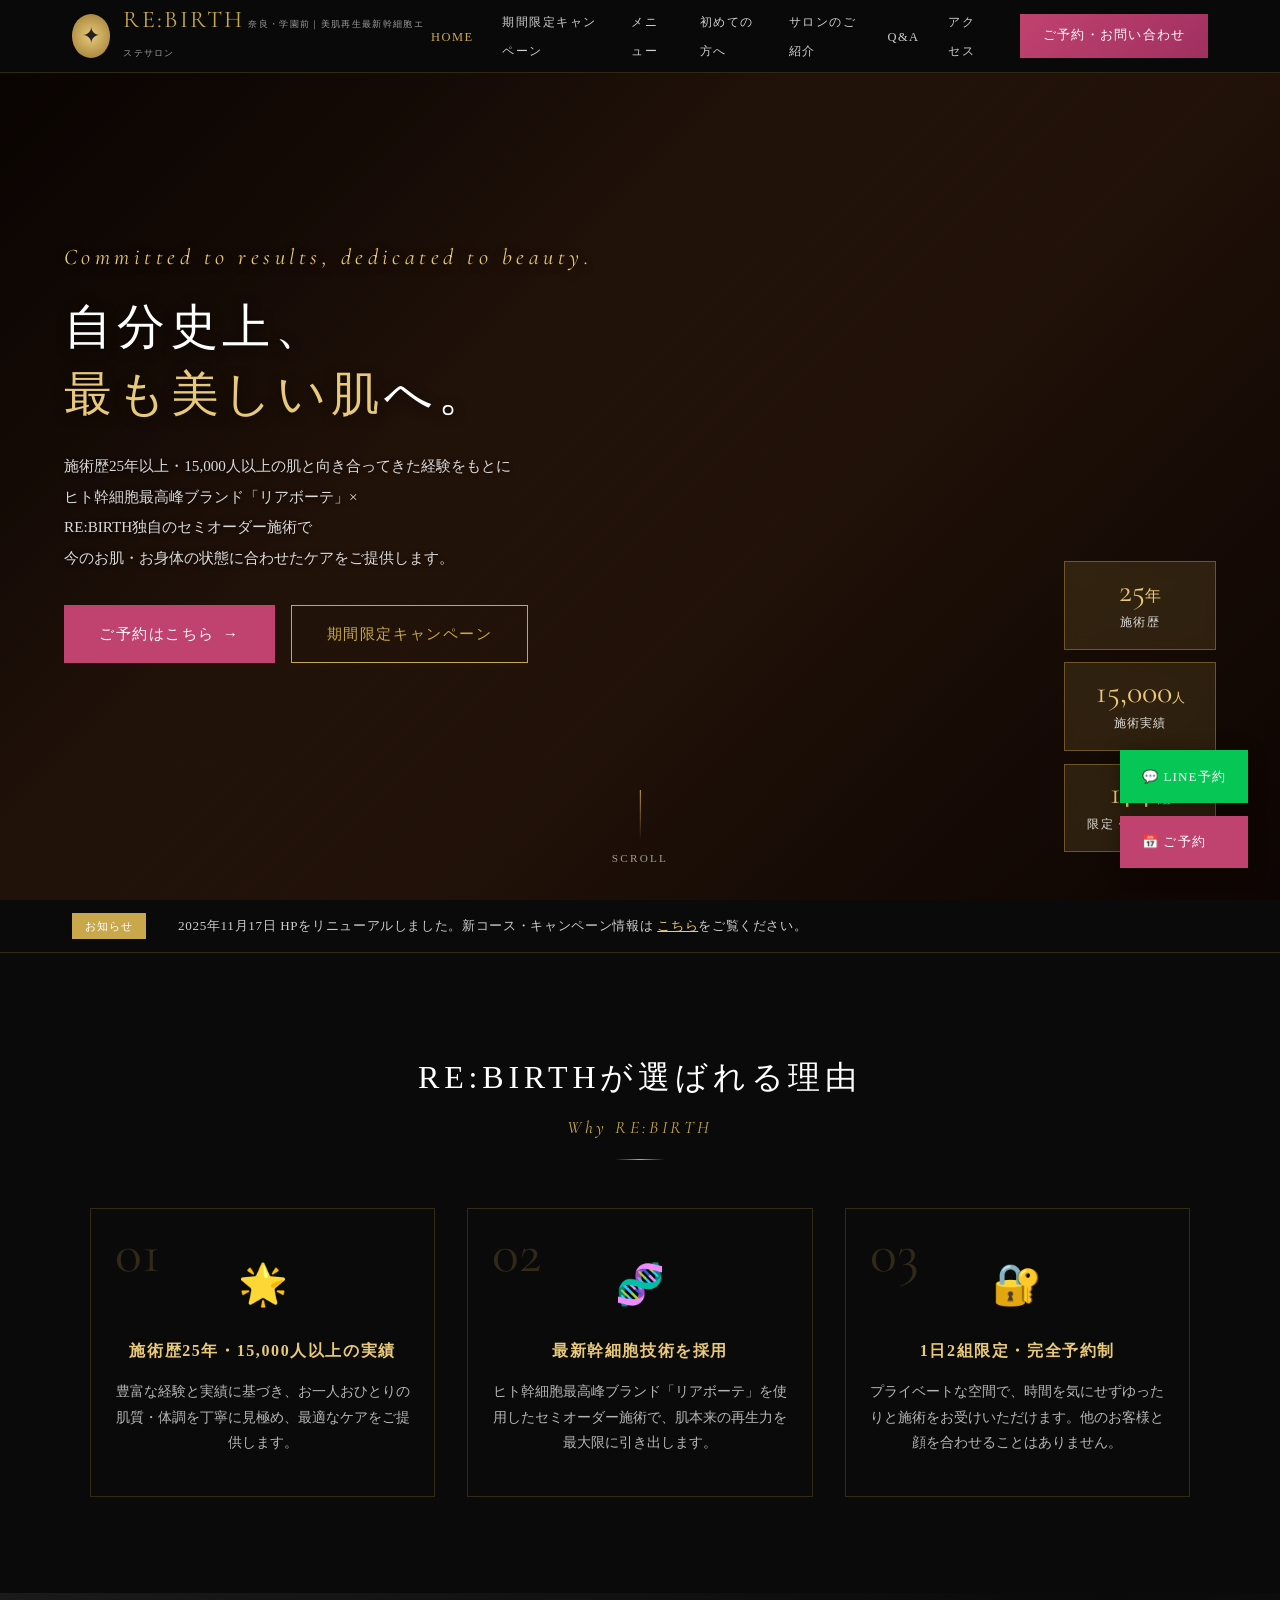
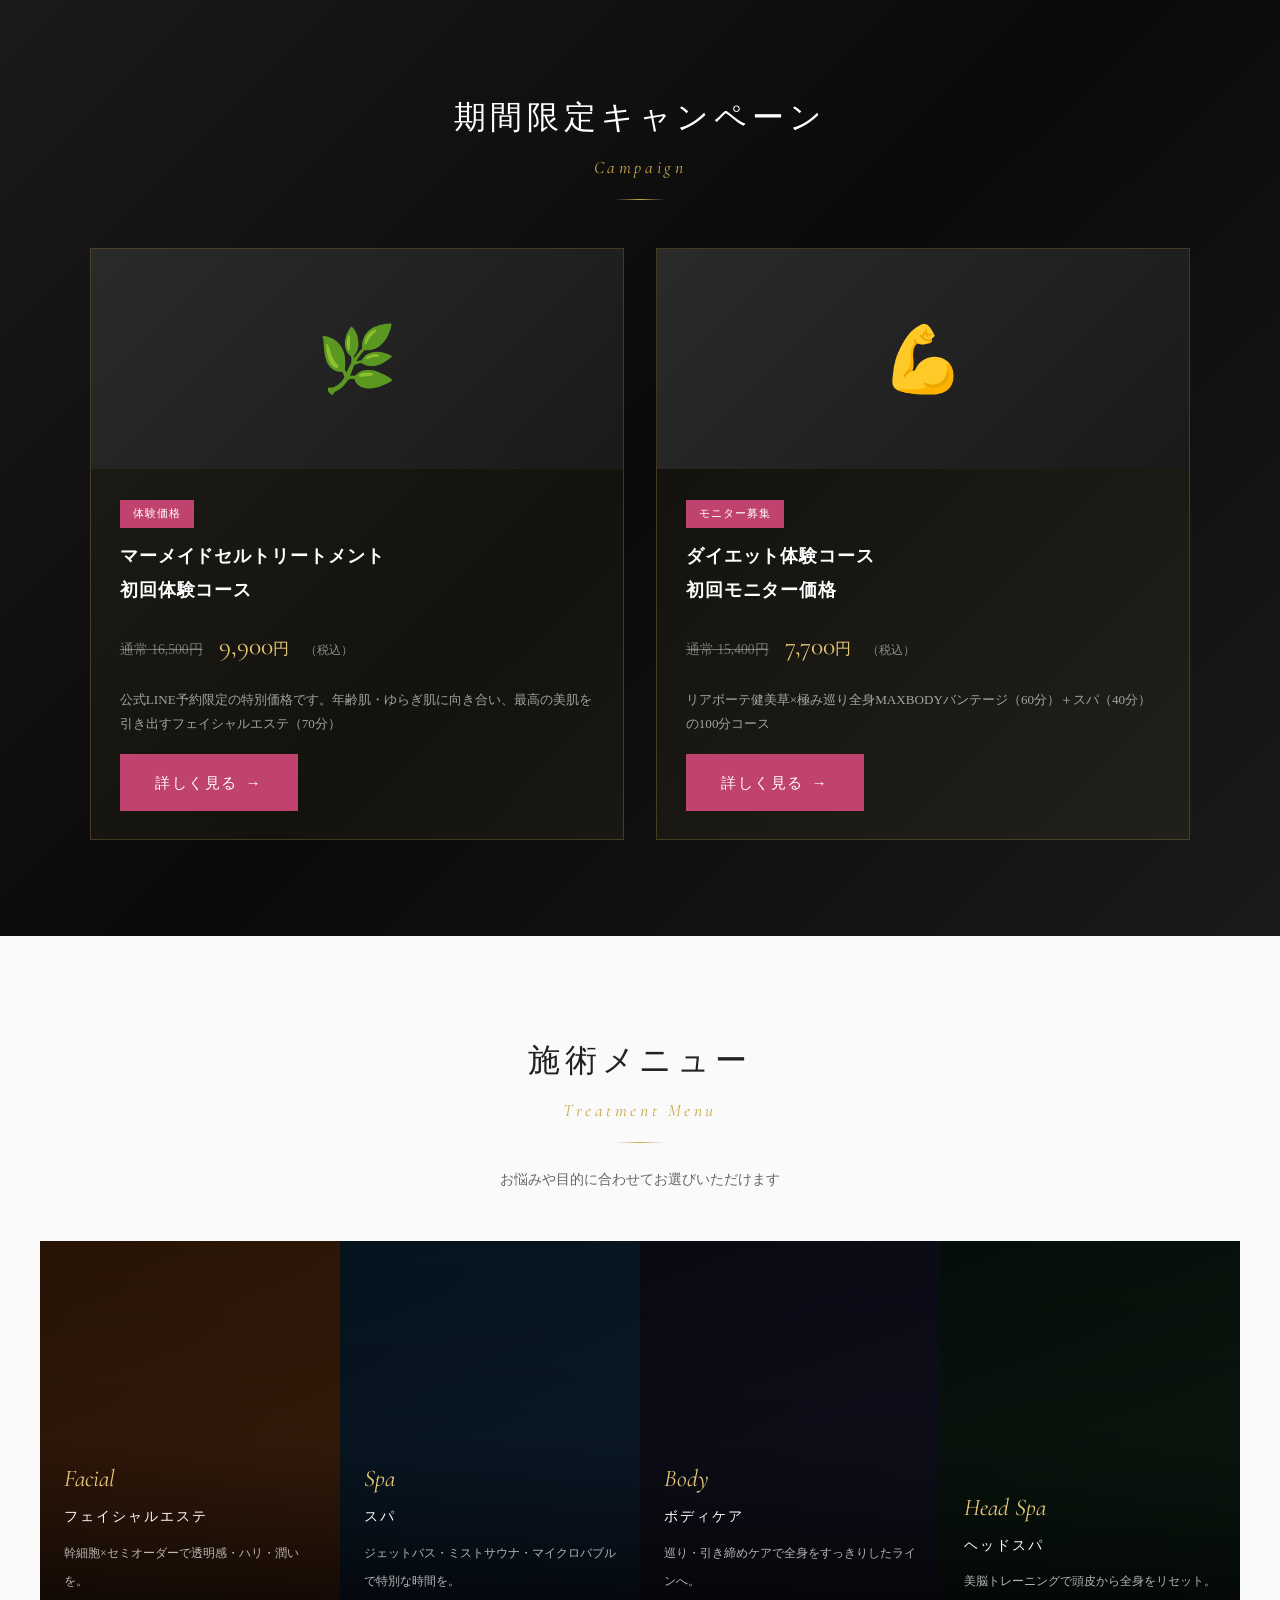
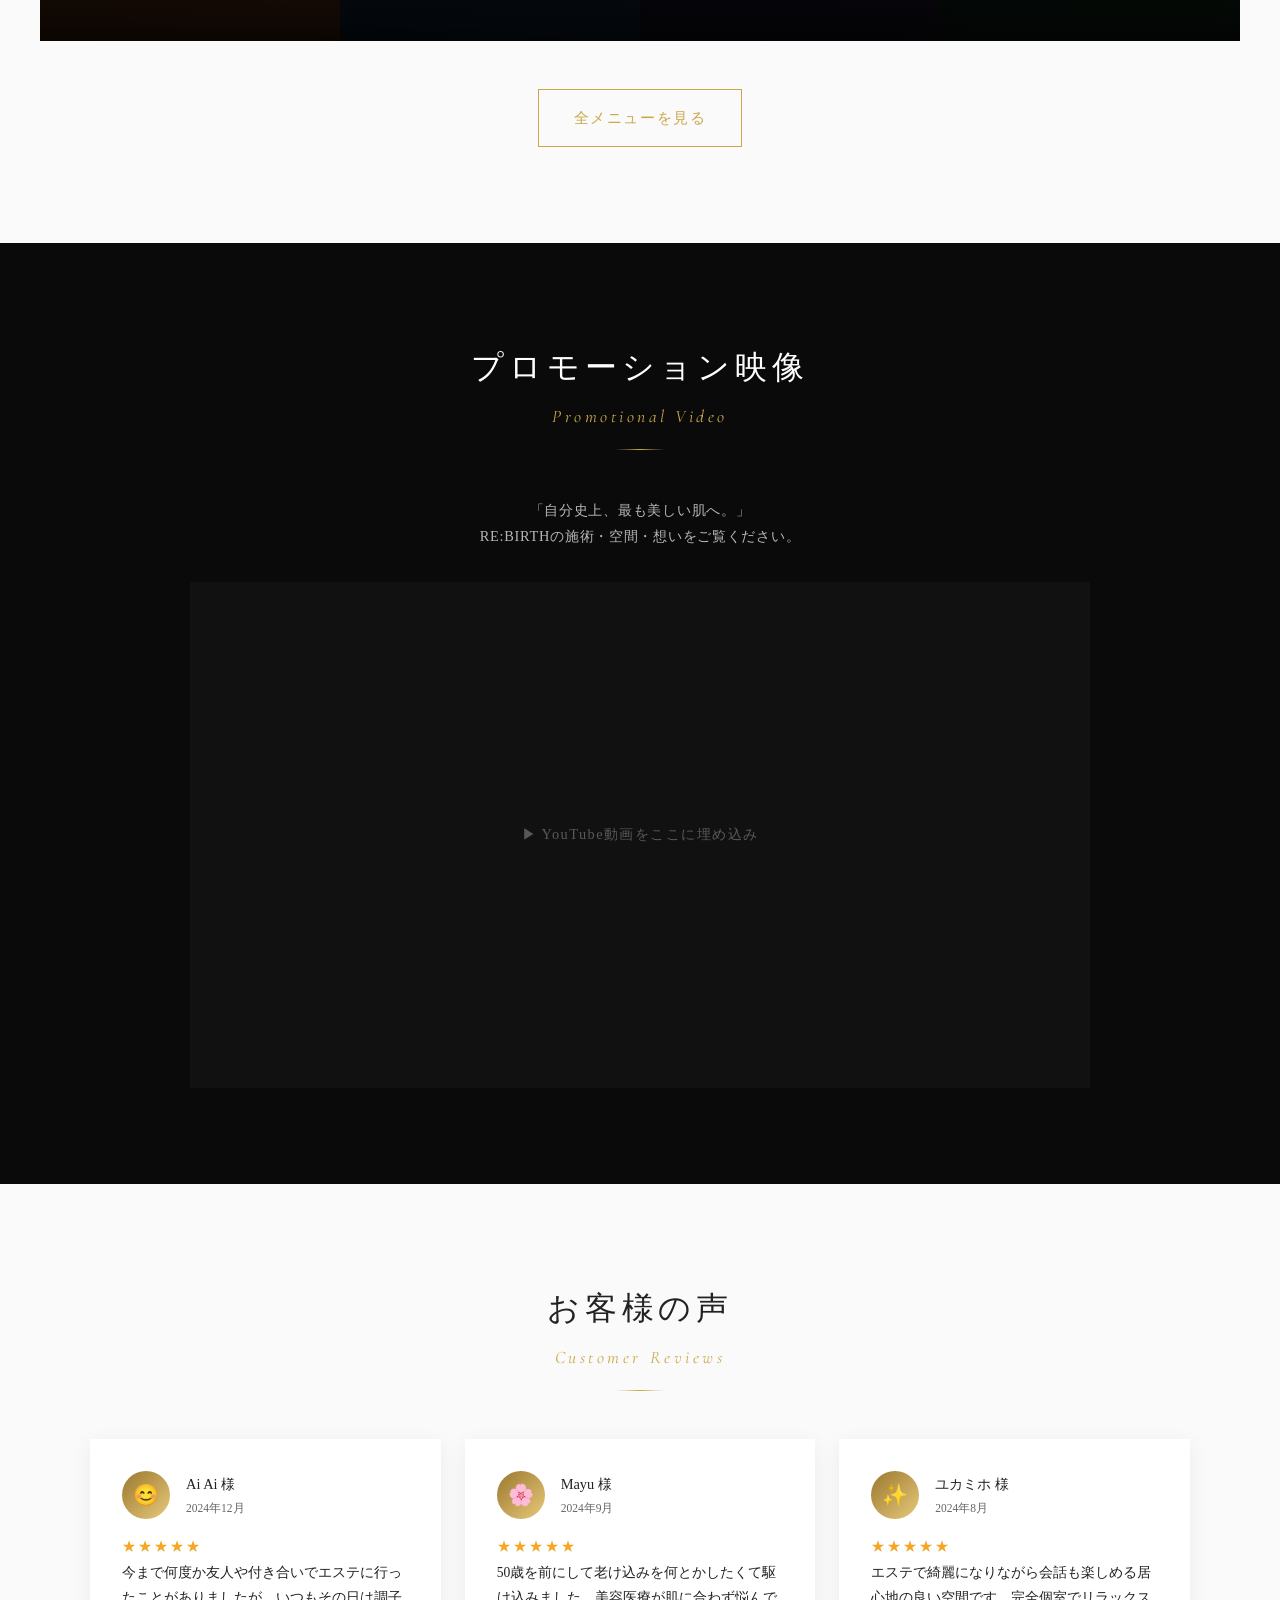
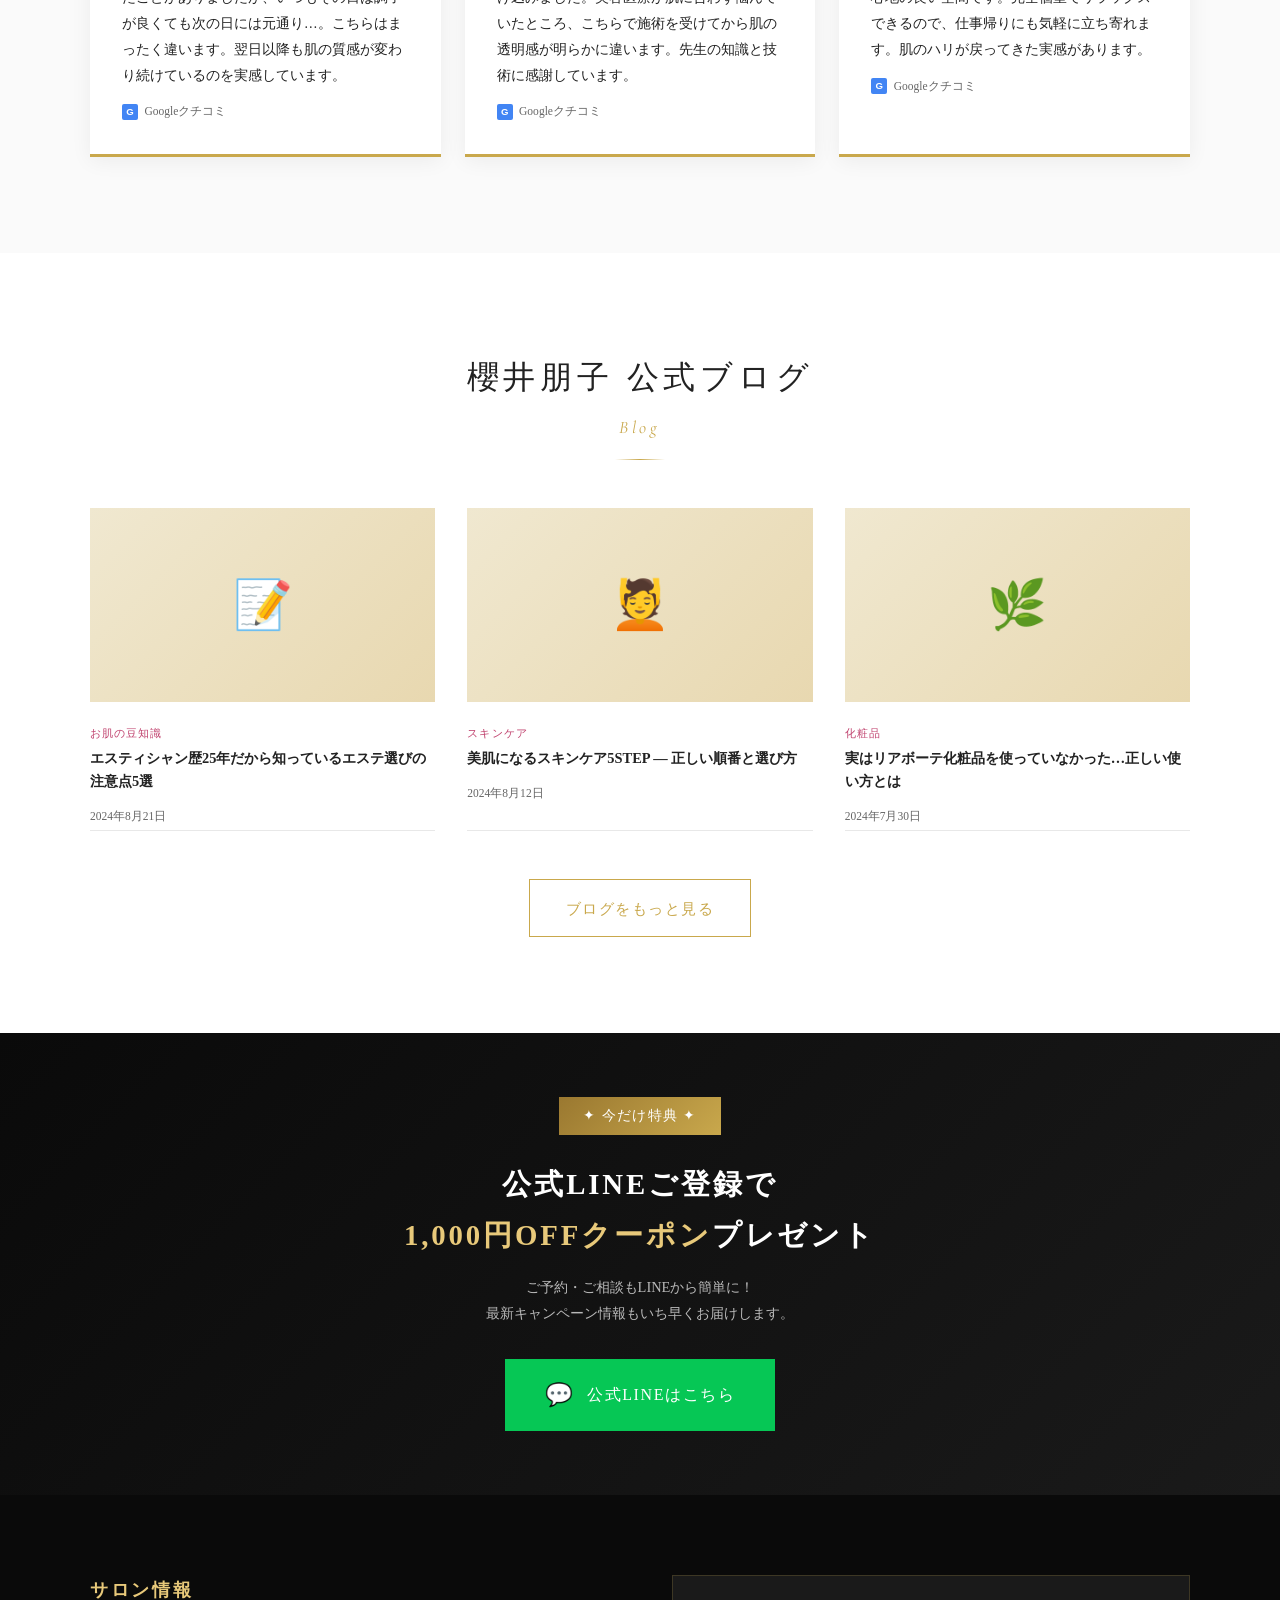
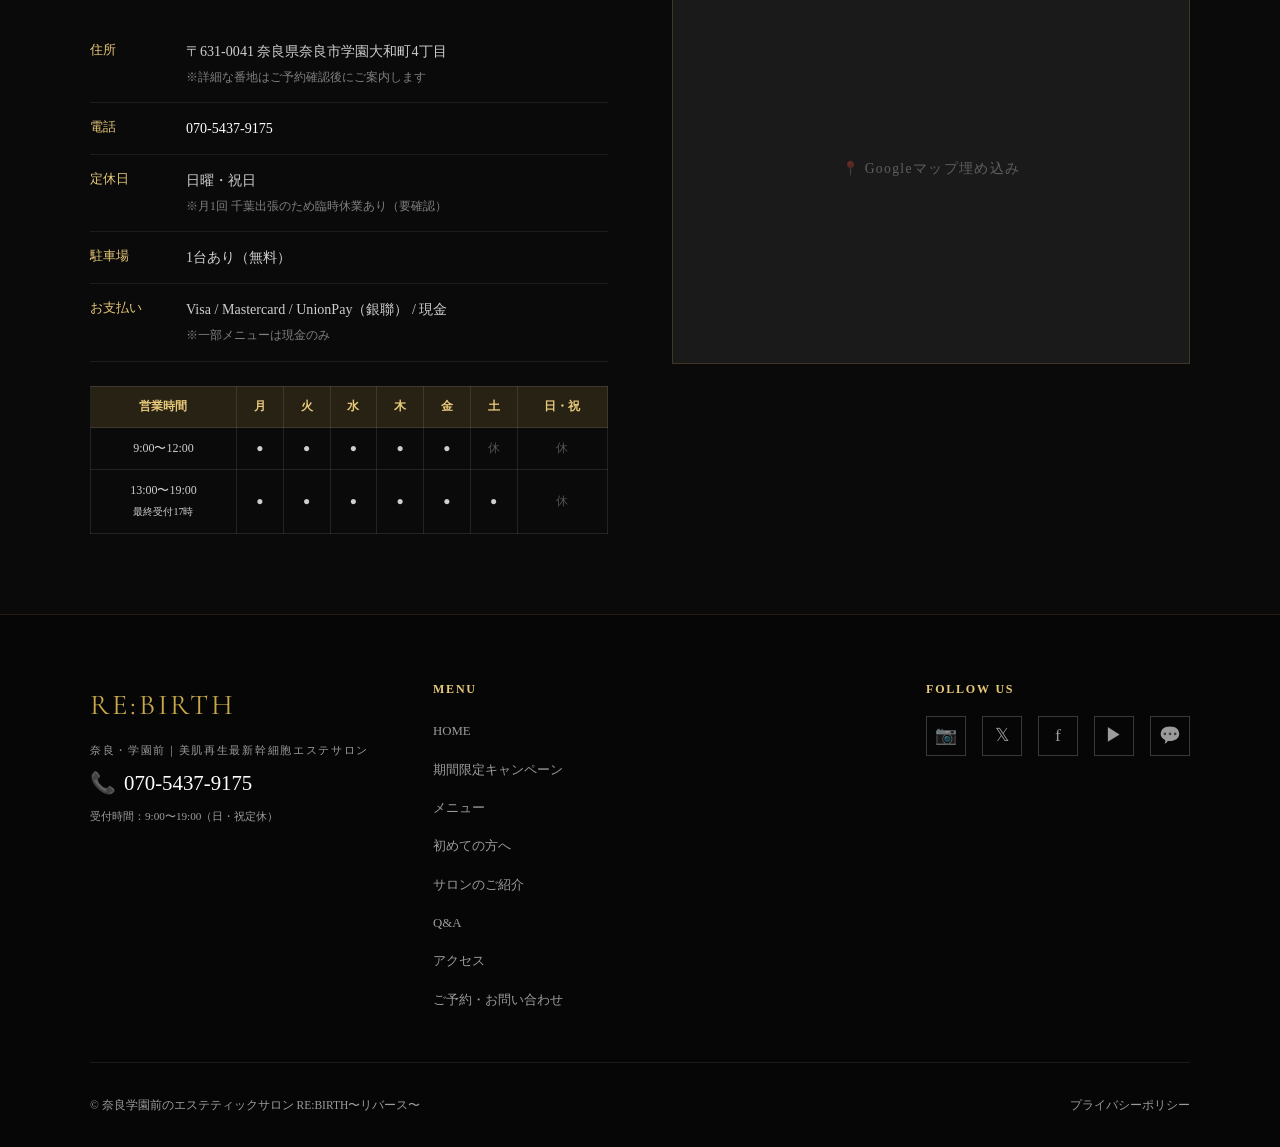
<file: index.html>
<!DOCTYPE html>
<html lang="ja">
<head>
  <meta charset="UTF-8">
  <meta name="viewport" content="width=device-width, initial-scale=1.0">
  <title>RE:BIRTH｜奈良・学園前 美肌再生最新幹細胞エステサロン</title>
  <meta name="description" content="奈良・学園前にある美肌再生最新幹細胞エステサロン「RE:BIRTH」。施術歴25年・15,000人以上の実績。1日2組限定の完全予約制プライベートサロンで、自分史上最も美しい肌へ。">
  <link rel="preconnect" href="https://fonts.googleapis.com">
  <link href="https://fonts.googleapis.com/css2?family=Cormorant+Garamond:ital,wght@0,400;0,500;1,400;1,500&display=swap" rel="stylesheet">
  <link rel="stylesheet" href="css/style.css">
  <style>
    /* Hero slide backgrounds (placeholder gradients) */
    .hero-slide:nth-child(1) .hero-slide-bg {
      background: linear-gradient(135deg, #1a0a05 0%, #3a2010 40%, #1a0a05 100%);
    }
    .hero-slide:nth-child(2) .hero-slide-bg {
      background: linear-gradient(135deg, #0a1020 0%, #1a2535 40%, #0a1020 100%);
    }
    .hero-slide:nth-child(3) .hero-slide-bg {
      background: linear-gradient(135deg, #100a1a 0%, #201530 40%, #100a1a 100%);
    }
    /* Service item placeholder backgrounds */
    .service-item:nth-child(1) .service-item-bg { background: linear-gradient(160deg,#2a1505,#4a2510); }
    .service-item:nth-child(2) .service-item-bg { background: linear-gradient(160deg,#051520,#102035); }
    .service-item:nth-child(3) .service-item-bg { background: linear-gradient(160deg,#0a0a15,#151525); }
    .service-item:nth-child(4) .service-item-bg { background: linear-gradient(160deg,#050f0a,#0f2015); }
    /* Fade-in animation */
    .fade-in { opacity:0; transform:translateY(24px); transition:opacity 0.7s ease, transform 0.7s ease; }
    .fade-in.visible { opacity:1; transform:none; }
  </style>
</head>
<body>

<!-- ===== HEADER ===== -->
<header id="header">
  <div class="header-inner">
    <div class="header-logo">
      <a href="index.html">
        <div class="logo-mark">✦</div>
        <div class="logo-text">
          <span class="name">RE:BIRTH</span>
          <span class="tagline">奈良・学園前｜美肌再生最新幹細胞エステサロン</span>
        </div>
      </a>
    </div>
    <nav class="header-nav">
      <ul class="nav-links">
        <li><a href="index.html" class="active">HOME</a></li>
        <li><a href="campaign.html">期間限定キャンペーン</a></li>
        <li><a href="menu.html">メニュー</a></li>
        <li><a href="first-visit.html">初めての方へ</a></li>
        <li><a href="about.html">サロンのご紹介</a></li>
        <li><a href="qa.html">Q&amp;A</a></li>
        <li><a href="access.html">アクセス</a></li>
      </ul>
      <a href="contact.html" class="header-reserve">ご予約・お問い合わせ</a>
    </nav>
    <div class="hamburger" aria-label="メニュー">
      <span></span><span></span><span></span>
    </div>
  </div>
</header>

<!-- Mobile Menu -->
<nav class="mobile-menu">
  <a href="index.html">🏠 HOME</a>
  <a href="campaign.html">🎁 期間限定キャンペーン</a>
  <a href="menu.html">📋 メニュー</a>
  <a href="first-visit.html">🌸 初めての方へ</a>
  <a href="about.html">✨ サロンのご紹介</a>
  <a href="qa.html">❓ Q&amp;A</a>
  <a href="access.html">📍 アクセス</a>
  <a href="contact.html" class="mobile-reserve">▶ ご予約・お問い合わせ</a>
</nav>

<!-- ===== HERO ===== -->
<section class="hero">
  <div class="hero-slides">

    <!-- Slide 1 -->
    <div class="hero-slide active">
      <div class="hero-slide-bg"></div>
    </div>

    <!-- Slide 2 -->
    <div class="hero-slide">
      <div class="hero-slide-bg"></div>
    </div>

    <!-- Slide 3 -->
    <div class="hero-slide">
      <div class="hero-slide-bg"></div>
    </div>

  </div>

  <div class="hero-content">
    <div class="hero-text">
      <span class="catch-en">Committed to results, dedicated to beauty.</span>
      <span class="catch-ja">
        自分史上、<br>
        <span>最も美しい肌</span>へ。
      </span>
      <p class="hero-desc">
        施術歴25年以上・15,000人以上の肌と向き合ってきた経験をもとに<br>
        ヒト幹細胞最高峰ブランド「リアボーテ」×<br>
        RE:BIRTH独自のセミオーダー施術で<br>
        今のお肌・お身体の状態に合わせたケアをご提供します。
      </p>
      <div class="hero-cta">
        <a href="contact.html" class="btn btn-pink btn-arrow">ご予約はこちら</a>
        <a href="campaign.html" class="btn btn-outline-gold">期間限定キャンペーン</a>
      </div>
    </div>
  </div>

  <div class="hero-badges">
    <div class="hero-badge">
      <span class="num">25<span style="font-size:1rem">年</span></span>
      <span class="label">施術歴</span>
    </div>
    <div class="hero-badge">
      <span class="num">15,000<span style="font-size:0.8rem">人</span></span>
      <span class="label">施術実績</span>
    </div>
    <div class="hero-badge">
      <span class="num">1日<span style="font-size:0.8rem">2組</span></span>
      <span class="label">限定・完全予約制</span>
    </div>
  </div>

  <div class="hero-scroll">
    <div class="scroll-line"></div>
    <span>SCROLL</span>
  </div>
</section>

<!-- ===== NOTICE ===== -->
<div class="notice-bar">
  <div class="notice-bar-inner">
    <span class="notice-tag">お知らせ</span>
    <p class="notice-text">
      2025年11月17日 HPをリニューアルしました。新コース・キャンペーン情報は
      <a href="campaign.html">こちら</a>をご覧ください。
    </p>
  </div>
</div>

<!-- ===== REASONS ===== -->
<section class="reasons section-pad">
  <div class="section-title fade-in">
    <span class="ja" style="color:#fff">RE:BIRTHが選ばれる理由</span>
    <span class="en-sub">Why RE:BIRTH</span>
    <span class="line"></span>
  </div>
  <div class="reasons-grid">
    <div class="reason-card fade-in">
      <span class="reason-num">01</span>
      <div class="reason-icon">🌟</div>
      <h3 class="reason-title">施術歴25年・15,000人以上の実績</h3>
      <p class="reason-desc">豊富な経験と実績に基づき、お一人おひとりの肌質・体調を丁寧に見極め、最適なケアをご提供します。</p>
    </div>
    <div class="reason-card fade-in">
      <span class="reason-num">02</span>
      <div class="reason-icon">🧬</div>
      <h3 class="reason-title">最新幹細胞技術を採用</h3>
      <p class="reason-desc">ヒト幹細胞最高峰ブランド「リアボーテ」を使用したセミオーダー施術で、肌本来の再生力を最大限に引き出します。</p>
    </div>
    <div class="reason-card fade-in">
      <span class="reason-num">03</span>
      <div class="reason-icon">🔐</div>
      <h3 class="reason-title">1日2組限定・完全予約制</h3>
      <p class="reason-desc">プライベートな空間で、時間を気にせずゆったりと施術をお受けいただけます。他のお客様と顔を合わせることはありません。</p>
    </div>
  </div>
</section>

<!-- ===== CAMPAIGN (HOME teaser) ===== -->
<section class="home-campaign">
  <div class="section-title fade-in">
    <span class="ja" style="color:#fff">期間限定キャンペーン</span>
    <span class="en-sub">Campaign</span>
    <span class="line"></span>
  </div>
  <div class="campaign-cards">
    <div class="campaign-card fade-in">
      <div class="campaign-card-img">🌿</div>
      <div class="campaign-card-body">
        <span class="campaign-card-tag">体験価格</span>
        <h3 class="campaign-card-title">マーメイドセルトリートメント<br>初回体験コース</h3>
        <div class="campaign-price">
          <span class="original">通常 16,500円</span>
          <span class="sale">9,900<span style="font-size:1rem">円</span></span>
          <span class="tax">（税込）</span>
        </div>
        <p style="font-size:.82rem;color:rgba(255,255,255,.6);margin-bottom:1.2rem;">公式LINE予約限定の特別価格です。年齢肌・ゆらぎ肌に向き合い、最高の美肌を引き出すフェイシャルエステ（70分）</p>
        <a href="campaign.html#mermaid" class="btn btn-pink btn-arrow">詳しく見る</a>
      </div>
    </div>
    <div class="campaign-card fade-in">
      <div class="campaign-card-img">💪</div>
      <div class="campaign-card-body">
        <span class="campaign-card-tag">モニター募集</span>
        <h3 class="campaign-card-title">ダイエット体験コース<br>初回モニター価格</h3>
        <div class="campaign-price">
          <span class="original">通常 15,400円</span>
          <span class="sale">7,700<span style="font-size:1rem">円</span></span>
          <span class="tax">（税込）</span>
        </div>
        <p style="font-size:.82rem;color:rgba(255,255,255,.6);margin-bottom:1.2rem;">リアボーテ健美草×極み巡り全身MAXBODYバンテージ（60分）＋スパ（40分）の100分コース</p>
        <a href="campaign.html#diet" class="btn btn-pink btn-arrow">詳しく見る</a>
      </div>
    </div>
  </div>
</section>

<!-- ===== SERVICES (HOME) ===== -->
<section class="home-services">
  <div class="section-title fade-in" style="margin-bottom:0;">
    <span class="ja">施術メニュー</span>
    <span class="en-sub">Treatment Menu</span>
    <span class="line"></span>
  </div>
  <div style="text-align:center;padding:1.5rem 2rem 3rem;font-size:.88rem;color:var(--text-light);">
    お悩みや目的に合わせてお選びいただけます
  </div>
  <div class="services-grid">
    <div class="service-item">
      <div class="service-item-bg"></div>
      <div class="service-item-overlay"></div>
      <div class="service-item-body">
        <span class="service-item-en">Facial</span>
        <span class="service-item-ja">フェイシャルエステ</span>
        <span class="service-item-desc">幹細胞×セミオーダーで透明感・ハリ・潤いを。</span>
        <a href="menu.html#facial" class="service-item-link">詳しく見る →</a>
      </div>
    </div>
    <div class="service-item">
      <div class="service-item-bg"></div>
      <div class="service-item-overlay"></div>
      <div class="service-item-body">
        <span class="service-item-en">Spa</span>
        <span class="service-item-ja">スパ</span>
        <span class="service-item-desc">ジェットバス・ミストサウナ・マイクロバブルで特別な時間を。</span>
        <a href="menu.html#spa" class="service-item-link">詳しく見る →</a>
      </div>
    </div>
    <div class="service-item">
      <div class="service-item-bg"></div>
      <div class="service-item-overlay"></div>
      <div class="service-item-body">
        <span class="service-item-en">Body</span>
        <span class="service-item-ja">ボディケア</span>
        <span class="service-item-desc">巡り・引き締めケアで全身をすっきりしたラインへ。</span>
        <a href="menu.html#body" class="service-item-link">詳しく見る →</a>
      </div>
    </div>
    <div class="service-item">
      <div class="service-item-bg"></div>
      <div class="service-item-overlay"></div>
      <div class="service-item-body">
        <span class="service-item-en">Head Spa</span>
        <span class="service-item-ja">ヘッドスパ</span>
        <span class="service-item-desc">美脳トレーニングで頭皮から全身をリセット。</span>
        <a href="menu.html#headspa" class="service-item-link">詳しく見る →</a>
      </div>
    </div>
  </div>
  <div class="text-center mt-3">
    <a href="menu.html" class="btn btn-outline-gold">全メニューを見る</a>
  </div>
</section>

<!-- ===== VIDEO ===== -->
<section class="video-section">
  <div class="section-title fade-in">
    <span class="ja" style="color:#fff">プロモーション映像</span>
    <span class="en-sub">Promotional Video</span>
    <span class="line"></span>
  </div>
  <div class="video-wrapper">
    <p class="video-lead">「自分史上、最も美しい肌へ。」<br>RE:BIRTHの施術・空間・想いをご覧ください。</p>
    <div class="video-container">
      <!-- YouTube動画URLをここに差し込む: src="https://www.youtube.com/embed/VIDEO_ID" -->
      <div style="width:100%;height:100%;display:flex;align-items:center;justify-content:center;background:#111;color:rgba(255,255,255,.3);font-size:.9rem;letter-spacing:.1em;aspect-ratio:16/9;">
        ▶ YouTube動画をここに埋め込み
      </div>
    </div>
  </div>
</section>

<!-- ===== TESTIMONIALS ===== -->
<section class="testimonials">
  <div class="section-title fade-in">
    <span class="ja">お客様の声</span>
    <span class="en-sub">Customer Reviews</span>
    <span class="line"></span>
  </div>
  <div class="testimonials-grid">
    <div class="testimonial-card fade-in">
      <div class="testimonial-header">
        <div class="testimonial-avatar">😊</div>
        <div class="testimonial-info">
          <div class="name">Ai Ai 様</div>
          <div class="date">2024年12月</div>
        </div>
      </div>
      <div class="testimonial-stars">★★★★★</div>
      <p class="testimonial-text">今まで何度か友人や付き合いでエステに行ったことがありましたが、いつもその日は調子が良くても次の日には元通り…。こちらはまったく違います。翌日以降も肌の質感が変わり続けているのを実感しています。</p>
      <div class="testimonial-platform"><span class="g-icon">G</span> Googleクチコミ</div>
    </div>
    <div class="testimonial-card fade-in">
      <div class="testimonial-header">
        <div class="testimonial-avatar">🌸</div>
        <div class="testimonial-info">
          <div class="name">Mayu 様</div>
          <div class="date">2024年9月</div>
        </div>
      </div>
      <div class="testimonial-stars">★★★★★</div>
      <p class="testimonial-text">50歳を前にして老け込みを何とかしたくて駆け込みました。美容医療が肌に合わず悩んでいたところ、こちらで施術を受けてから肌の透明感が明らかに違います。先生の知識と技術に感謝しています。</p>
      <div class="testimonial-platform"><span class="g-icon">G</span> Googleクチコミ</div>
    </div>
    <div class="testimonial-card fade-in">
      <div class="testimonial-header">
        <div class="testimonial-avatar">✨</div>
        <div class="testimonial-info">
          <div class="name">ユカミホ 様</div>
          <div class="date">2024年8月</div>
        </div>
      </div>
      <div class="testimonial-stars">★★★★★</div>
      <p class="testimonial-text">エステで綺麗になりながら会話も楽しめる居心地の良い空間です。完全個室でリラックスできるので、仕事帰りにも気軽に立ち寄れます。肌のハリが戻ってきた実感があります。</p>
      <div class="testimonial-platform"><span class="g-icon">G</span> Googleクチコミ</div>
    </div>
  </div>
</section>

<!-- ===== BLOG TEASER ===== -->
<section class="home-blog">
  <div class="section-title fade-in">
    <span class="ja">櫻井朋子 公式ブログ</span>
    <span class="en-sub">Blog</span>
    <span class="line"></span>
  </div>
  <div class="blog-grid">
    <div class="blog-card fade-in">
      <div class="blog-card-img">📝</div>
      <span class="blog-card-tag">お肌の豆知識</span>
      <h3 class="blog-card-title">エスティシャン歴25年だから知っているエステ選びの注意点5選</h3>
      <span class="blog-card-date">2024年8月21日</span>
    </div>
    <div class="blog-card fade-in">
      <div class="blog-card-img">💆</div>
      <span class="blog-card-tag">スキンケア</span>
      <h3 class="blog-card-title">美肌になるスキンケア5STEP ― 正しい順番と選び方</h3>
      <span class="blog-card-date">2024年8月12日</span>
    </div>
    <div class="blog-card fade-in">
      <div class="blog-card-img">🌿</div>
      <span class="blog-card-tag">化粧品</span>
      <h3 class="blog-card-title">実はリアボーテ化粧品を使っていなかった…正しい使い方とは</h3>
      <span class="blog-card-date">2024年7月30日</span>
    </div>
  </div>
  <div class="text-center">
    <a href="#" class="btn btn-outline-gold">ブログをもっと見る</a>
  </div>
</section>

<!-- ===== LINE CTA ===== -->
<section class="line-cta">
  <div class="line-cta-inner fade-in">
    <span class="coupon-badge">✦ 今だけ特典 ✦</span>
    <h2>公式LINEご登録で<br><strong style="color:var(--gold-light)">1,000円OFFクーポン</strong>プレゼント</h2>
    <p>ご予約・ご相談もLINEから簡単に！<br>最新キャンペーン情報もいち早くお届けします。</p>
    <a href="https://page.line.me/954miweg" class="line-btn" target="_blank" rel="noopener">
      <span class="line-icon">💬</span>
      公式LINEはこちら
    </a>
  </div>
</section>

<!-- ===== ACCESS BAR ===== -->
<section class="access-bar">
  <div class="access-inner">
    <div class="access-info fade-in">
      <h3>サロン情報</h3>
      <ul class="access-list">
        <li>
          <span class="label">住所</span>
          <span>〒631-0041 奈良県奈良市学園大和町4丁目<br><small style="font-size:.75rem;opacity:.6;">※詳細な番地はご予約確認後にご案内します</small></span>
        </li>
        <li>
          <span class="label">電話</span>
          <a href="tel:07054379175" style="color:var(--white);">070-5437-9175</a>
        </li>
        <li>
          <span class="label">定休日</span>
          <span>日曜・祝日<br><small style="opacity:.6;">※月1回 千葉出張のため臨時休業あり（要確認）</small></span>
        </li>
        <li>
          <span class="label">駐車場</span>
          <span>1台あり（無料）</span>
        </li>
        <li>
          <span class="label">お支払い</span>
          <span>Visa / Mastercard / UnionPay（銀聯） / 現金<br><small style="opacity:.6;">※一部メニューは現金のみ</small></span>
        </li>
      </ul>
      <div style="margin-top:1.5rem;">
        <table class="hours-table">
          <thead>
            <tr>
              <th>営業時間</th><th>月</th><th>火</th><th>水</th><th>木</th><th>金</th><th>土</th><th>日・祝</th>
            </tr>
          </thead>
          <tbody>
            <tr>
              <td>9:00〜12:00</td>
              <td>●</td><td>●</td><td>●</td><td>●</td><td>●</td>
              <td class="closed">休</td><td class="closed">休</td>
            </tr>
            <tr>
              <td>13:00〜19:00<br><small>最終受付17時</small></td>
              <td>●</td><td>●</td><td>●</td><td>●</td><td>●</td>
              <td>●</td><td class="closed">休</td>
            </tr>
          </tbody>
        </table>
      </div>
    </div>
    <div class="map-container fade-in">
      <!-- Google マップ埋め込みコードをここに差し込む -->
      <div style="width:100%;height:100%;display:flex;align-items:center;justify-content:center;background:#1a1a1a;color:rgba(255,255,255,.3);font-size:.85rem;letter-spacing:.1em;min-height:350px;">
        📍 Googleマップ埋め込み
      </div>
    </div>
  </div>
</section>

<!-- ===== FOOTER ===== -->
<footer id="footer">
  <div class="footer-inner">
    <div class="footer-top">
      <div class="footer-brand">
        <span class="logo-name">RE:BIRTH</span>
        <span class="logo-tag">奈良・学園前｜美肌再生最新幹細胞エステサロン</span>
        <div class="phone">
          📞 <a href="tel:07054379175" style="color:#fff;">070-5437-9175</a>
        </div>
        <p class="phone-note">受付時間：9:00〜19:00（日・祝定休）</p>
      </div>
      <div class="footer-nav">
        <h4>MENU</h4>
        <ul>
          <li><a href="index.html">HOME</a></li>
          <li><a href="campaign.html">期間限定キャンペーン</a></li>
          <li><a href="menu.html">メニュー</a></li>
          <li><a href="first-visit.html">初めての方へ</a></li>
          <li><a href="about.html">サロンのご紹介</a></li>
          <li><a href="qa.html">Q&amp;A</a></li>
          <li><a href="access.html">アクセス</a></li>
          <li><a href="contact.html">ご予約・お問い合わせ</a></li>
        </ul>
      </div>
      <div class="footer-sns">
        <h4>FOLLOW US</h4>
        <div class="sns-icons">
          <a href="#" class="sns-icon" title="Instagram">📷</a>
          <a href="#" class="sns-icon" title="X(Twitter)">𝕏</a>
          <a href="#" class="sns-icon" title="Facebook">f</a>
          <a href="#" class="sns-icon" title="YouTube">▶</a>
          <a href="#" class="sns-icon" title="LINE">💬</a>
        </div>
      </div>
    </div>
    <div class="footer-bottom">
      <p>© 奈良学園前のエステティックサロン RE:BIRTH〜リバース〜</p>
      <p><a href="#">プライバシーポリシー</a></p>
    </div>
  </div>
</footer>

<!-- ===== FLOATING CTA ===== -->
<div class="floating-cta">
  <a href="https://page.line.me/954miweg" class="floating-btn floating-btn-line" target="_blank" rel="noopener">
    💬 LINE予約
  </a>
  <a href="contact.html" class="floating-btn floating-btn-reserve">
    📅 ご予約
  </a>
</div>

<script src="js/main.js"></script>
</body>
</html>
</file>
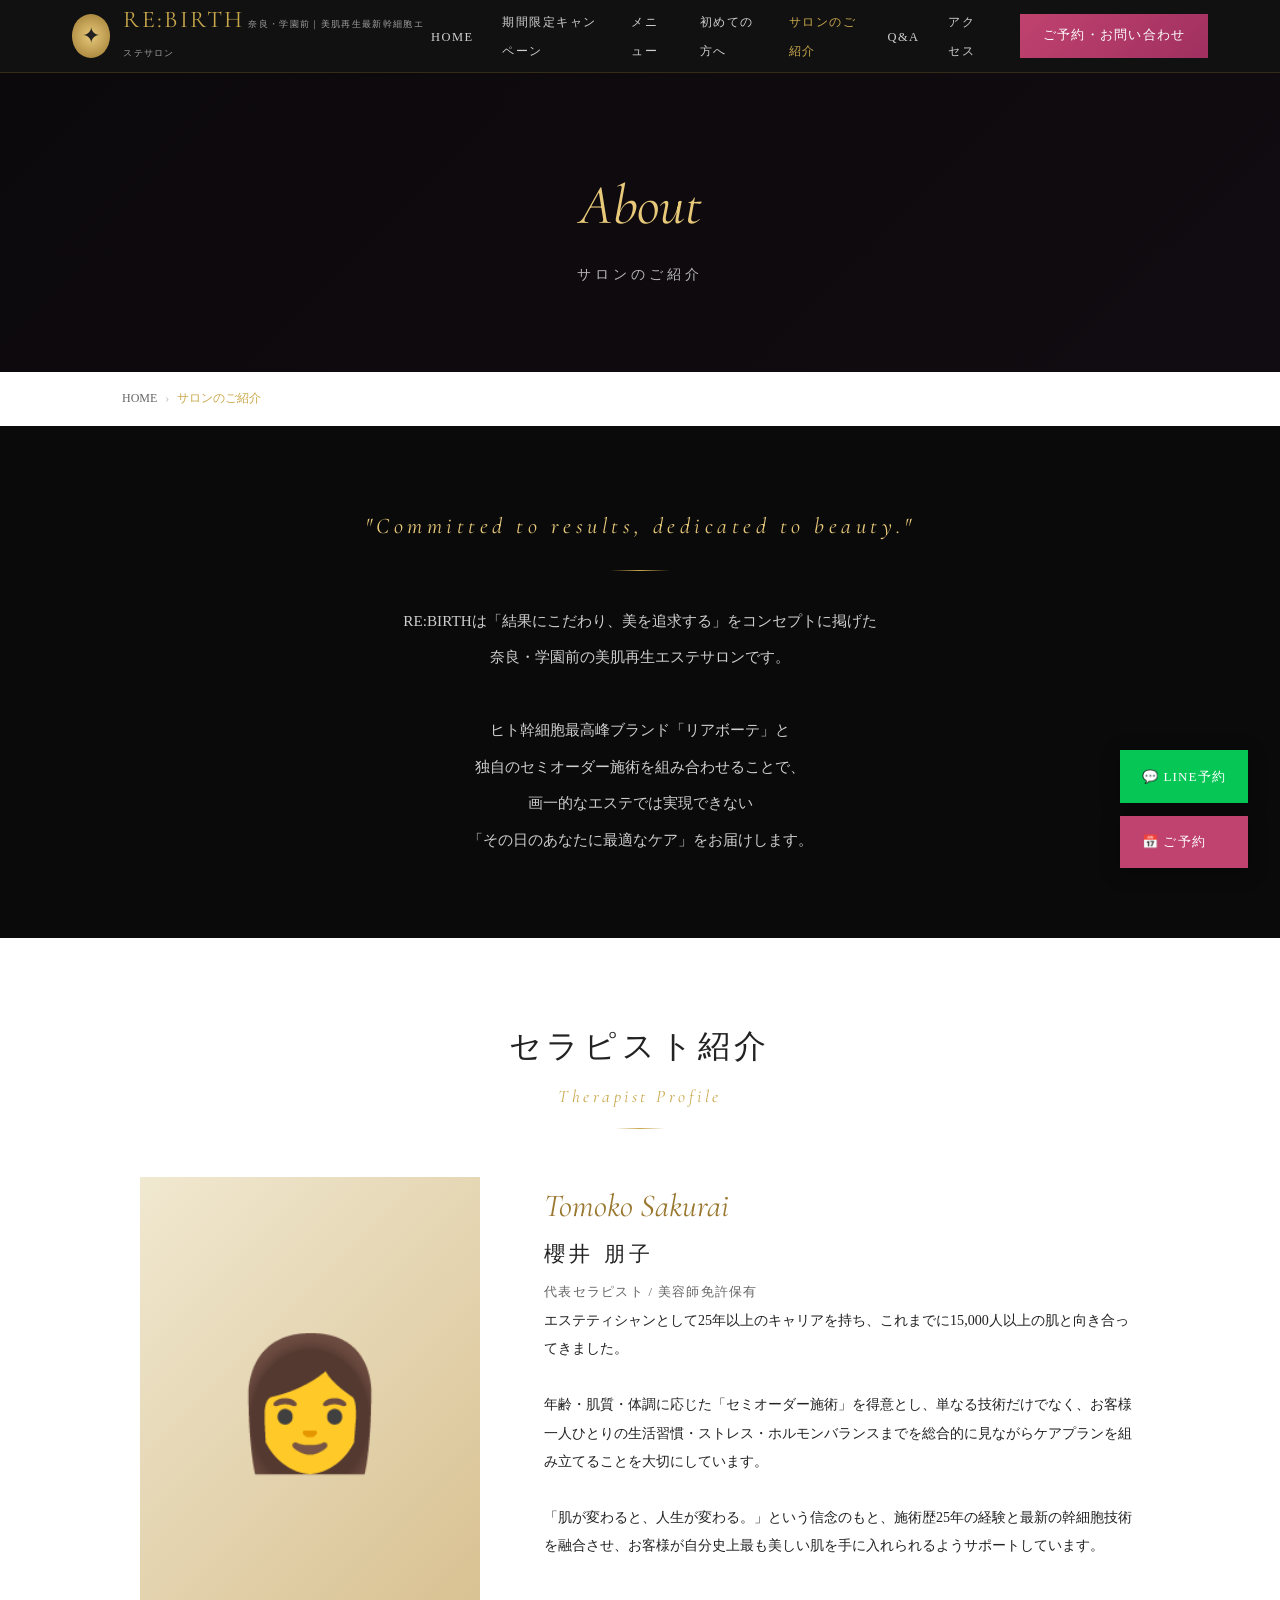
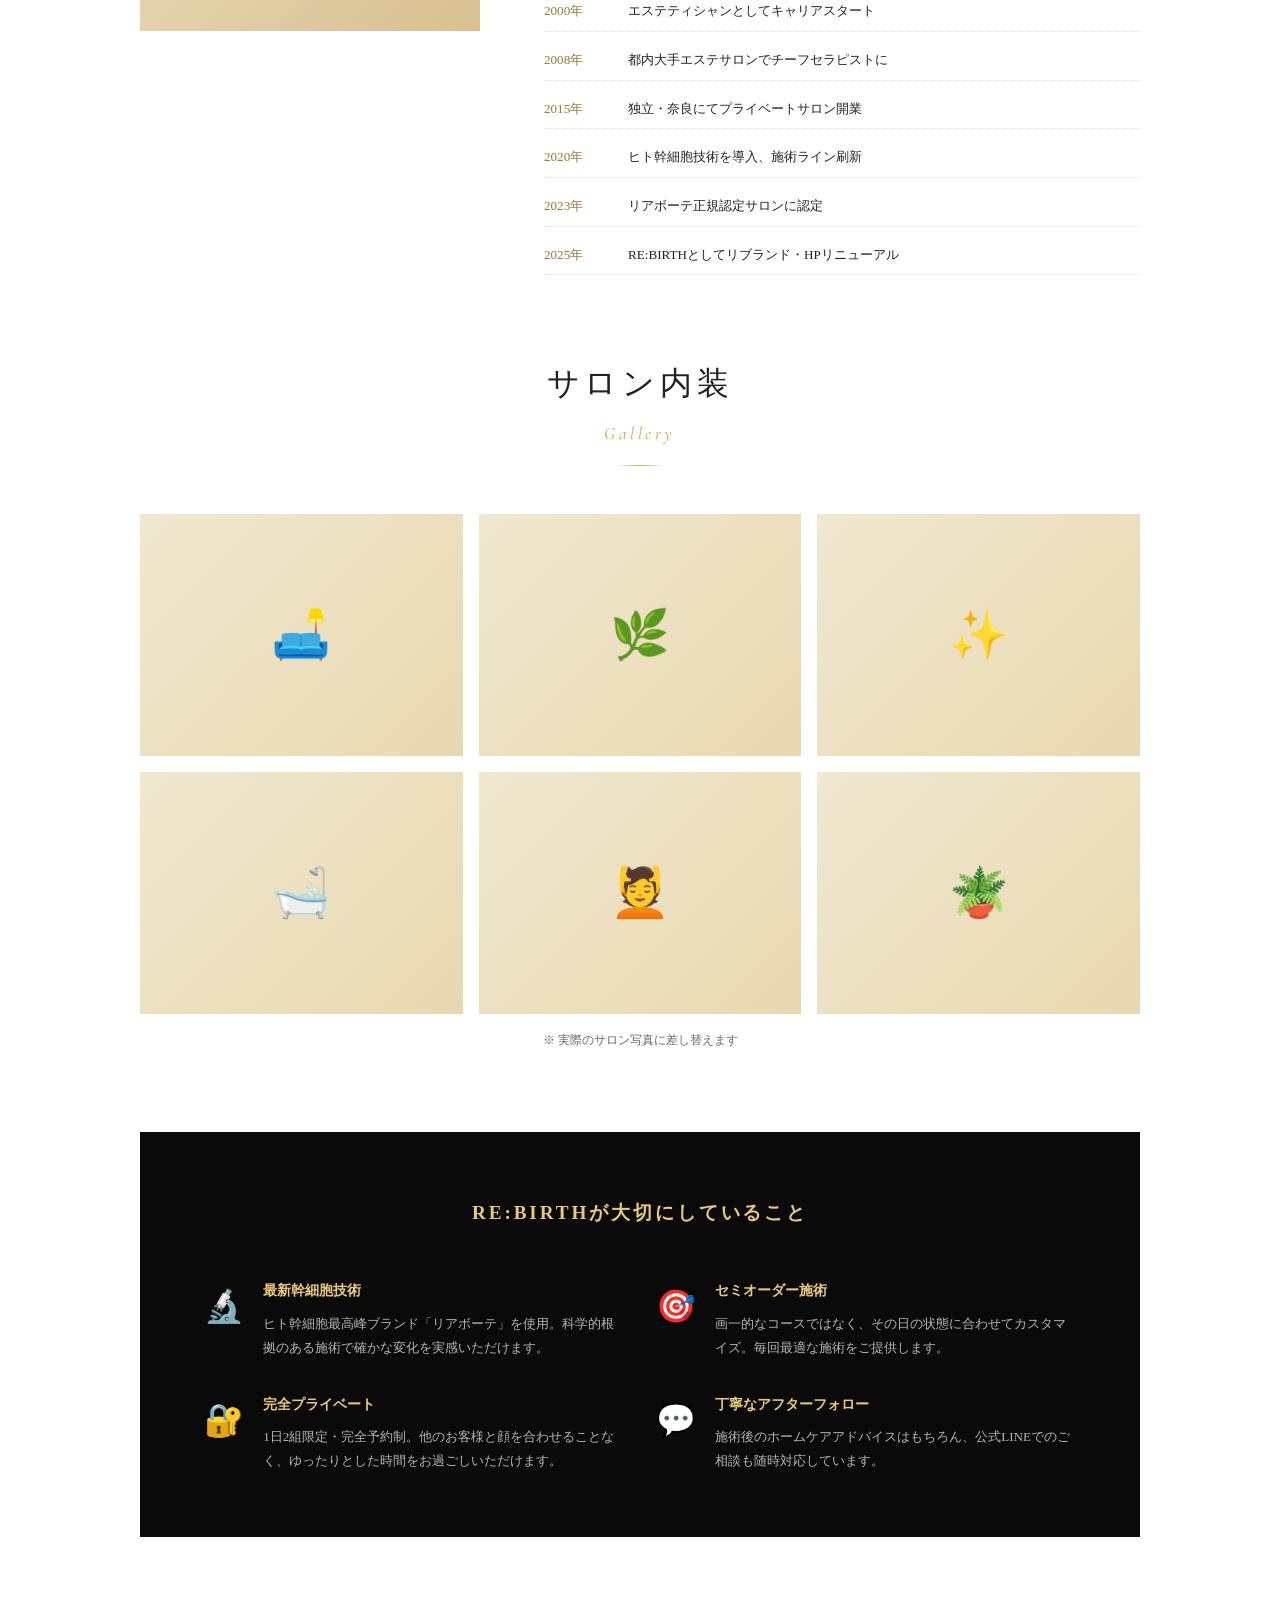
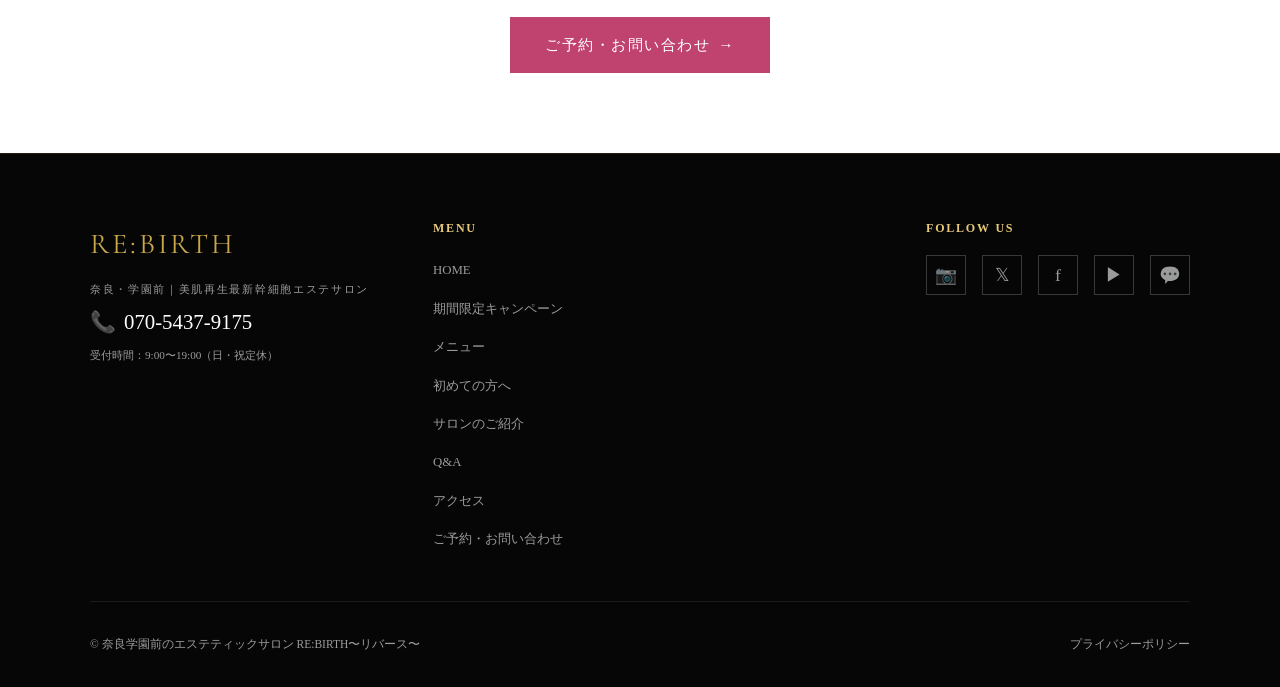
<file: about.html>
<!DOCTYPE html>
<html lang="ja">
<head>
  <meta charset="UTF-8">
  <meta name="viewport" content="width=device-width, initial-scale=1.0">
  <title>サロンのご紹介｜RE:BIRTH 奈良・学園前</title>
  <meta name="description" content="RE:BIRTHのサロンご紹介。施術歴25年・15,000人以上の実績を持つセラピスト櫻井朋子のプロフィールとサロンの特徴をご覧ください。">
  <link rel="preconnect" href="https://fonts.googleapis.com">
  <link href="https://fonts.googleapis.com/css2?family=Cormorant+Garamond:ital,wght@0,400;0,500;1,400;1,500&display=swap" rel="stylesheet">
  <link rel="stylesheet" href="css/style.css">
  <style>
    .fade-in { opacity:0; transform:translateY(24px); transition:opacity .7s ease, transform .7s ease; }
    .fade-in.visible { opacity:1; transform:none; }
  </style>
</head>
<body class="page-top">

<header id="header">
  <div class="header-inner">
    <div class="header-logo">
      <a href="index.html">
        <div class="logo-mark">✦</div>
        <div class="logo-text">
          <span class="name">RE:BIRTH</span>
          <span class="tagline">奈良・学園前｜美肌再生最新幹細胞エステサロン</span>
        </div>
      </a>
    </div>
    <nav class="header-nav">
      <ul class="nav-links">
        <li><a href="index.html">HOME</a></li>
        <li><a href="campaign.html">期間限定キャンペーン</a></li>
        <li><a href="menu.html">メニュー</a></li>
        <li><a href="first-visit.html">初めての方へ</a></li>
        <li><a href="about.html" class="active">サロンのご紹介</a></li>
        <li><a href="qa.html">Q&amp;A</a></li>
        <li><a href="access.html">アクセス</a></li>
      </ul>
      <a href="contact.html" class="header-reserve">ご予約・お問い合わせ</a>
    </nav>
    <div class="hamburger"><span></span><span></span><span></span></div>
  </div>
</header>
<nav class="mobile-menu">
  <a href="index.html">🏠 HOME</a>
  <a href="campaign.html">🎁 期間限定キャンペーン</a>
  <a href="menu.html">📋 メニュー</a>
  <a href="first-visit.html">🌸 初めての方へ</a>
  <a href="about.html">✨ サロンのご紹介</a>
  <a href="qa.html">❓ Q&amp;A</a>
  <a href="access.html">📍 アクセス</a>
  <a href="contact.html" class="mobile-reserve">▶ ご予約・お問い合わせ</a>
</nav>

<div class="page-hero">
  <div class="page-hero-bg" style="background:linear-gradient(135deg,#100510,#201020);"></div>
  <div class="page-hero-content">
    <span class="en-title">About</span>
    <span class="ja-title">サロンのご紹介</span>
  </div>
</div>
<div class="breadcrumb">
  <a href="index.html">HOME</a><span class="sep">›</span>
  <span style="color:var(--gold);">サロンのご紹介</span>
</div>

<!-- CONCEPT -->
<section style="padding:5rem 2rem;background:var(--black);color:var(--white);">
  <div style="max-width:800px;margin:0 auto;text-align:center;" class="fade-in">
    <p style="font-family:'Cormorant Garamond',serif;font-style:italic;font-size:1.4rem;color:var(--gold-light);letter-spacing:.2em;margin-bottom:1.5rem;">
      "Committed to results, dedicated to beauty."
    </p>
    <div class="divider"></div>
    <p style="font-size:.95rem;color:rgba(255,255,255,.8);line-height:2.4;margin-top:2rem;">
      RE:BIRTHは「結果にこだわり、美を追求する」をコンセプトに掲げた<br>
      奈良・学園前の美肌再生エステサロンです。<br><br>
      ヒト幹細胞最高峰ブランド「リアボーテ」と<br>
      独自のセミオーダー施術を組み合わせることで、<br>
      画一的なエステでは実現できない<br>「その日のあなたに最適なケア」をお届けします。
    </p>
  </div>
</section>

<!-- STYLIST PROFILE -->
<section class="about-page">
  <div class="about-inner">
    <div class="section-title fade-in">
      <span class="ja">セラピスト紹介</span>
      <span class="en-sub">Therapist Profile</span>
      <span class="line"></span>
    </div>
    <div class="stylist-profile fade-in">
      <div class="stylist-photo">👩</div>
      <div class="stylist-info">
        <span class="name-en">Tomoko Sakurai</span>
        <span class="name-ja">櫻井 朋子</span>
        <span class="title">代表セラピスト / 美容師免許保有</span>
        <p class="bio">
          エステティシャンとして25年以上のキャリアを持ち、これまでに15,000人以上の肌と向き合ってきました。<br><br>
          年齢・肌質・体調に応じた「セミオーダー施術」を得意とし、単なる技術だけでなく、お客様一人ひとりの生活習慣・ストレス・ホルモンバランスまでを総合的に見ながらケアプランを組み立てることを大切にしています。<br><br>
          「肌が変わると、人生が変わる。」という信念のもと、施術歴25年の経験と最新の幹細胞技術を融合させ、お客様が自分史上最も美しい肌を手に入れられるようサポートしています。
        </p>
        <ul class="career-list">
          <li><span class="year">2000年</span>エステティシャンとしてキャリアスタート</li>
          <li><span class="year">2008年</span>都内大手エステサロンでチーフセラピストに</li>
          <li><span class="year">2015年</span>独立・奈良にてプライベートサロン開業</li>
          <li><span class="year">2020年</span>ヒト幹細胞技術を導入、施術ライン刷新</li>
          <li><span class="year">2023年</span>リアボーテ正規認定サロンに認定</li>
          <li><span class="year">2025年</span>RE:BIRTHとしてリブランド・HPリニューアル</li>
        </ul>
      </div>
    </div>

    <!-- Gallery -->
    <div class="salon-gallery fade-in">
      <div class="section-title">
        <span class="ja">サロン内装</span>
        <span class="en-sub">Gallery</span>
        <span class="line"></span>
      </div>
      <div class="gallery-grid">
        <div class="gallery-item">🛋️</div>
        <div class="gallery-item">🌿</div>
        <div class="gallery-item">✨</div>
        <div class="gallery-item">🛁</div>
        <div class="gallery-item">💆</div>
        <div class="gallery-item">🪴</div>
      </div>
      <p style="font-size:.75rem;color:var(--text-light);text-align:center;margin-top:1rem;">※ 実際のサロン写真に差し替えます</p>
    </div>

    <!-- Features -->
    <div class="salon-features fade-in">
      <h3>RE:BIRTHが大切にしていること</h3>
      <div class="features-grid">
        <div class="feature-item">
          <div class="feature-icon">🔬</div>
          <div>
            <h4>最新幹細胞技術</h4>
            <p>ヒト幹細胞最高峰ブランド「リアボーテ」を使用。科学的根拠のある施術で確かな変化を実感いただけます。</p>
          </div>
        </div>
        <div class="feature-item">
          <div class="feature-icon">🎯</div>
          <div>
            <h4>セミオーダー施術</h4>
            <p>画一的なコースではなく、その日の状態に合わせてカスタマイズ。毎回最適な施術をご提供します。</p>
          </div>
        </div>
        <div class="feature-item">
          <div class="feature-icon">🔐</div>
          <div>
            <h4>完全プライベート</h4>
            <p>1日2組限定・完全予約制。他のお客様と顔を合わせることなく、ゆったりとした時間をお過ごしいただけます。</p>
          </div>
        </div>
        <div class="feature-item">
          <div class="feature-icon">💬</div>
          <div>
            <h4>丁寧なアフターフォロー</h4>
            <p>施術後のホームケアアドバイスはもちろん、公式LINEでのご相談も随時対応しています。</p>
          </div>
        </div>
      </div>
    </div>

    <div class="text-center fade-in">
      <a href="contact.html" class="btn btn-pink btn-arrow">ご予約・お問い合わせ</a>
    </div>
  </div>
</section>

<footer id="footer">
  <div class="footer-inner">
    <div class="footer-top">
      <div class="footer-brand">
        <span class="logo-name">RE:BIRTH</span>
        <span class="logo-tag">奈良・学園前｜美肌再生最新幹細胞エステサロン</span>
        <div class="phone">📞 <a href="tel:07054379175" style="color:#fff;">070-5437-9175</a></div>
        <p class="phone-note">受付時間：9:00〜19:00（日・祝定休）</p>
      </div>
      <div class="footer-nav">
        <h4>MENU</h4>
        <ul>
          <li><a href="index.html">HOME</a></li>
          <li><a href="campaign.html">期間限定キャンペーン</a></li>
          <li><a href="menu.html">メニュー</a></li>
          <li><a href="first-visit.html">初めての方へ</a></li>
          <li><a href="about.html">サロンのご紹介</a></li>
          <li><a href="qa.html">Q&amp;A</a></li>
          <li><a href="access.html">アクセス</a></li>
          <li><a href="contact.html">ご予約・お問い合わせ</a></li>
        </ul>
      </div>
      <div class="footer-sns">
        <h4>FOLLOW US</h4>
        <div class="sns-icons">
          <a href="#" class="sns-icon">📷</a><a href="#" class="sns-icon">𝕏</a>
          <a href="#" class="sns-icon">f</a><a href="#" class="sns-icon">▶</a>
          <a href="#" class="sns-icon">💬</a>
        </div>
      </div>
    </div>
    <div class="footer-bottom">
      <p>© 奈良学園前のエステティックサロン RE:BIRTH〜リバース〜</p>
      <p><a href="#">プライバシーポリシー</a></p>
    </div>
  </div>
</footer>
<div class="floating-cta">
  <a href="https://page.line.me/954miweg" class="floating-btn floating-btn-line" target="_blank" rel="noopener">💬 LINE予約</a>
  <a href="contact.html" class="floating-btn floating-btn-reserve">📅 ご予約</a>
</div>
<script src="js/main.js"></script>
</body>
</html>
</file>
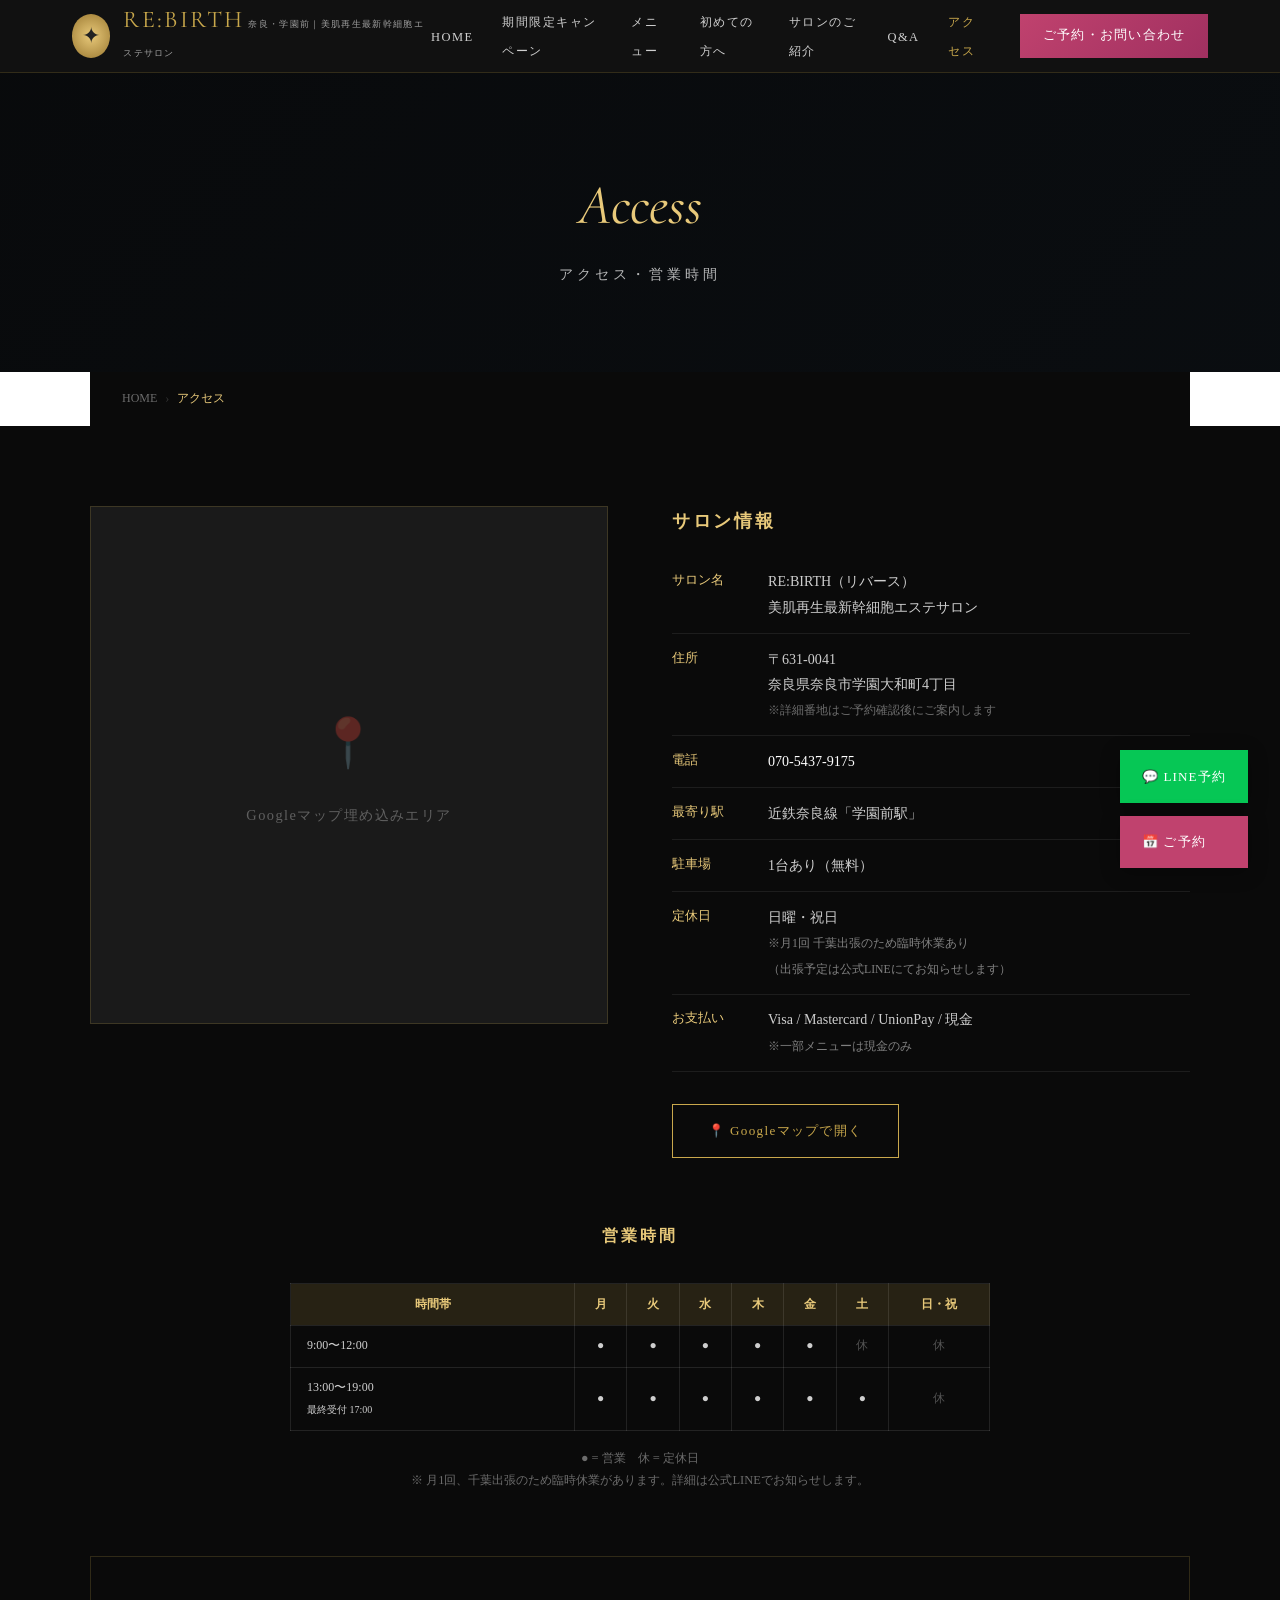
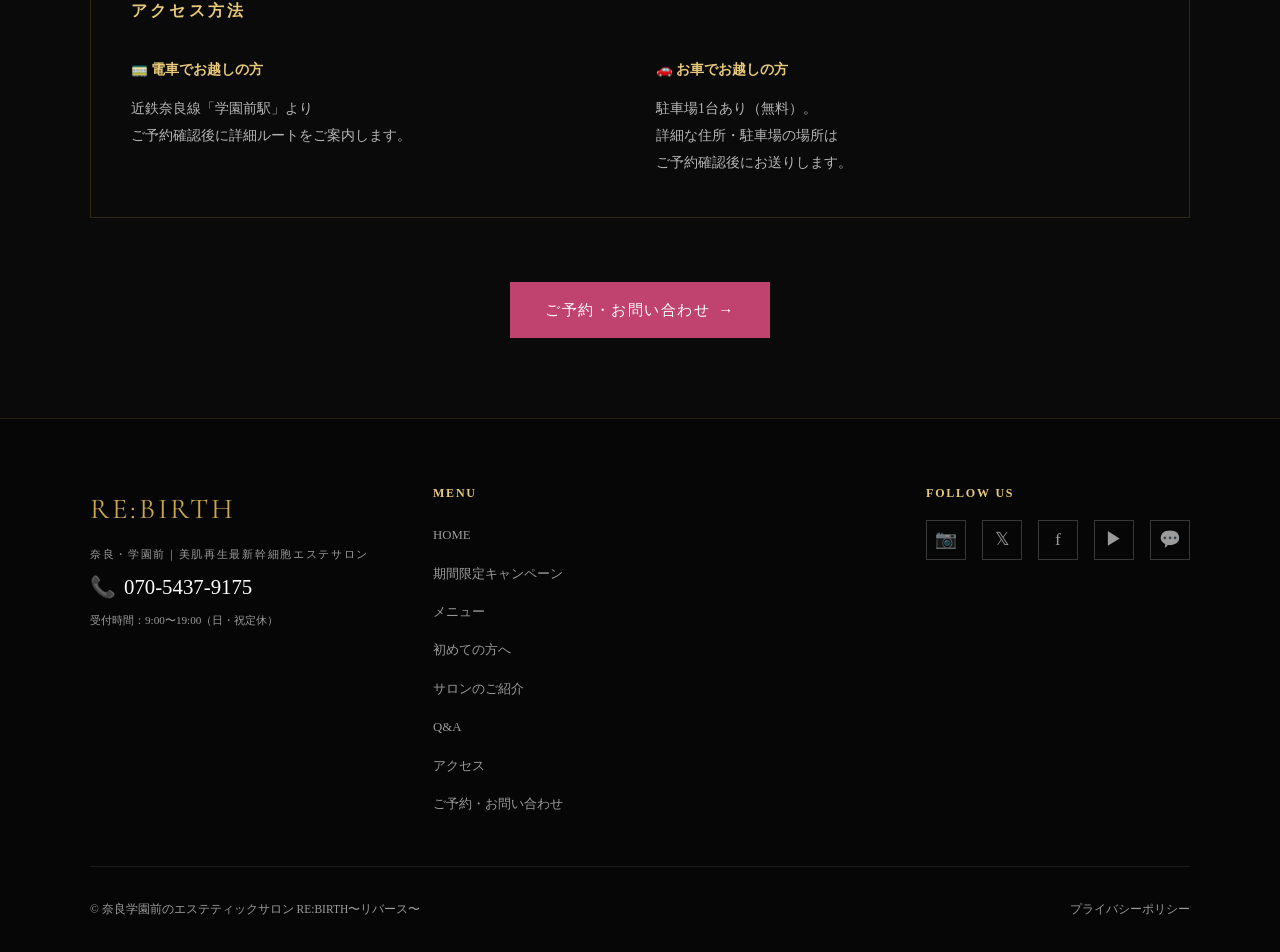
<file: access.html>
<!DOCTYPE html>
<html lang="ja">
<head>
  <meta charset="UTF-8">
  <meta name="viewport" content="width=device-width, initial-scale=1.0">
  <title>アクセス・営業時間｜RE:BIRTH 奈良・学園前</title>
  <meta name="description" content="RE:BIRTHのアクセス・営業時間。近鉄学園前駅より徒歩圏内。駐車場1台あり。〒631-0041 奈良県奈良市学園大和町4丁目。">
  <link rel="preconnect" href="https://fonts.googleapis.com">
  <link href="https://fonts.googleapis.com/css2?family=Cormorant+Garamond:ital,wght@0,400;0,500;1,400;1,500&display=swap" rel="stylesheet">
  <link rel="stylesheet" href="css/style.css">
  <style>
    .fade-in { opacity:0; transform:translateY(24px); transition:opacity .7s ease, transform .7s ease; }
    .fade-in.visible { opacity:1; transform:none; }
  </style>
</head>
<body class="page-top">

<header id="header">
  <div class="header-inner">
    <div class="header-logo">
      <a href="index.html">
        <div class="logo-mark">✦</div>
        <div class="logo-text">
          <span class="name">RE:BIRTH</span>
          <span class="tagline">奈良・学園前｜美肌再生最新幹細胞エステサロン</span>
        </div>
      </a>
    </div>
    <nav class="header-nav">
      <ul class="nav-links">
        <li><a href="index.html">HOME</a></li>
        <li><a href="campaign.html">期間限定キャンペーン</a></li>
        <li><a href="menu.html">メニュー</a></li>
        <li><a href="first-visit.html">初めての方へ</a></li>
        <li><a href="about.html">サロンのご紹介</a></li>
        <li><a href="qa.html">Q&amp;A</a></li>
        <li><a href="access.html" class="active">アクセス</a></li>
      </ul>
      <a href="contact.html" class="header-reserve">ご予約・お問い合わせ</a>
    </nav>
    <div class="hamburger"><span></span><span></span><span></span></div>
  </div>
</header>
<nav class="mobile-menu">
  <a href="index.html">🏠 HOME</a>
  <a href="campaign.html">🎁 期間限定キャンペーン</a>
  <a href="menu.html">📋 メニュー</a>
  <a href="first-visit.html">🌸 初めての方へ</a>
  <a href="about.html">✨ サロンのご紹介</a>
  <a href="qa.html">❓ Q&amp;A</a>
  <a href="access.html">📍 アクセス</a>
  <a href="contact.html" class="mobile-reserve">▶ ご予約・お問い合わせ</a>
</nav>

<div class="page-hero">
  <div class="page-hero-bg" style="background:linear-gradient(135deg,#050a10,#0a1520);"></div>
  <div class="page-hero-content">
    <span class="en-title">Access</span>
    <span class="ja-title">アクセス・営業時間</span>
  </div>
</div>
<div class="breadcrumb" style="background:var(--black);color:rgba(255,255,255,.4);">
  <a href="index.html" style="color:rgba(255,255,255,.4);">HOME</a><span class="sep">›</span>
  <span style="color:var(--gold-light);">アクセス</span>
</div>

<section class="access-page">
  <div class="access-page-inner">
    <div class="access-page-grid fade-in">
      <div class="access-map-large">
        <!-- Googleマップ埋め込みコードをここに差し替え -->
        <div style="width:100%;height:100%;min-height:400px;display:flex;align-items:center;justify-content:center;background:#1a1a1a;color:rgba(255,255,255,.3);font-size:.9rem;letter-spacing:.1em;flex-direction:column;gap:1rem;">
          <span style="font-size:3rem;">📍</span>
          <span>Googleマップ埋め込みエリア</span>
        </div>
      </div>
      <div class="access-details">
        <h3>サロン情報</h3>
        <ul class="access-list">
          <li>
            <span class="label">サロン名</span>
            <span>RE:BIRTH（リバース）<br>美肌再生最新幹細胞エステサロン</span>
          </li>
          <li>
            <span class="label">住所</span>
            <span>〒631-0041<br>奈良県奈良市学園大和町4丁目<br><small style="font-size:.75rem;opacity:.5;">※詳細番地はご予約確認後にご案内します</small></span>
          </li>
          <li>
            <span class="label">電話</span>
            <a href="tel:07054379175" style="color:var(--white);">070-5437-9175</a>
          </li>
          <li>
            <span class="label">最寄り駅</span>
            <span>近鉄奈良線「学園前駅」</span>
          </li>
          <li>
            <span class="label">駐車場</span>
            <span>1台あり（無料）</span>
          </li>
          <li>
            <span class="label">定休日</span>
            <span>日曜・祝日<br><small style="opacity:.6;">※月1回 千葉出張のため臨時休業あり<br>（出張予定は公式LINEにてお知らせします）</small></span>
          </li>
          <li>
            <span class="label">お支払い</span>
            <span>Visa / Mastercard / UnionPay / 現金<br><small style="opacity:.6;">※一部メニューは現金のみ</small></span>
          </li>
        </ul>
        <div style="margin-top:2rem;">
          <a href="https://maps.google.com/?q=奈良県奈良市学園大和町4丁目" target="_blank" rel="noopener" class="btn btn-outline-gold" style="font-size:.82rem;">
            📍 Googleマップで開く
          </a>
        </div>
      </div>
    </div>

    <!-- 営業時間 -->
    <div class="fade-in" style="margin-bottom:4rem;">
      <h3 style="font-size:1rem;letter-spacing:.2em;color:var(--gold-light);margin-bottom:2rem;text-align:center;">営業時間</h3>
      <div style="overflow-x:auto;">
        <table class="hours-table" style="max-width:700px;margin:0 auto;">
          <thead>
            <tr>
              <th style="min-width:140px;">時間帯</th>
              <th>月</th><th>火</th><th>水</th><th>木</th><th>金</th><th>土</th><th>日・祝</th>
            </tr>
          </thead>
          <tbody>
            <tr>
              <td style="text-align:left;padding-left:1rem;">9:00〜12:00</td>
              <td>●</td><td>●</td><td>●</td><td>●</td><td>●</td>
              <td class="closed">休</td><td class="closed">休</td>
            </tr>
            <tr>
              <td style="text-align:left;padding-left:1rem;">13:00〜19:00<br><small>最終受付 17:00</small></td>
              <td>●</td><td>●</td><td>●</td><td>●</td><td>●</td>
              <td>●</td><td class="closed">休</td>
            </tr>
          </tbody>
        </table>
      </div>
      <p style="text-align:center;font-size:.78rem;color:rgba(255,255,255,.4);margin-top:1rem;">
        ● = 営業　休 = 定休日<br>
        ※ 月1回、千葉出張のため臨時休業があります。詳細は公式LINEでお知らせします。
      </p>
    </div>

    <!-- アクセス方法 -->
    <div class="fade-in" style="border:1px solid rgba(201,168,76,.2);padding:2.5rem;margin-bottom:4rem;">
      <h3 style="font-size:1rem;letter-spacing:.2em;color:var(--gold-light);margin-bottom:2rem;">アクセス方法</h3>
      <div style="display:grid;grid-template-columns:repeat(auto-fit,minmax(240px,1fr));gap:2rem;">
        <div>
          <h4 style="font-size:.85rem;color:var(--gold-light);margin-bottom:.8rem;">🚃 電車でお越しの方</h4>
          <p style="font-size:.85rem;color:rgba(255,255,255,.7);line-height:2;">
            近鉄奈良線「学園前駅」より<br>
            ご予約確認後に詳細ルートをご案内します。
          </p>
        </div>
        <div>
          <h4 style="font-size:.85rem;color:var(--gold-light);margin-bottom:.8rem;">🚗 お車でお越しの方</h4>
          <p style="font-size:.85rem;color:rgba(255,255,255,.7);line-height:2;">
            駐車場1台あり（無料）。<br>
            詳細な住所・駐車場の場所は<br>
            ご予約確認後にお送りします。
          </p>
        </div>
      </div>
    </div>

    <div class="text-center fade-in">
      <a href="contact.html" class="btn btn-pink btn-arrow">ご予約・お問い合わせ</a>
    </div>
  </div>
</section>

<footer id="footer">
  <div class="footer-inner">
    <div class="footer-top">
      <div class="footer-brand">
        <span class="logo-name">RE:BIRTH</span>
        <span class="logo-tag">奈良・学園前｜美肌再生最新幹細胞エステサロン</span>
        <div class="phone">📞 <a href="tel:07054379175" style="color:#fff;">070-5437-9175</a></div>
        <p class="phone-note">受付時間：9:00〜19:00（日・祝定休）</p>
      </div>
      <div class="footer-nav">
        <h4>MENU</h4>
        <ul>
          <li><a href="index.html">HOME</a></li>
          <li><a href="campaign.html">期間限定キャンペーン</a></li>
          <li><a href="menu.html">メニュー</a></li>
          <li><a href="first-visit.html">初めての方へ</a></li>
          <li><a href="about.html">サロンのご紹介</a></li>
          <li><a href="qa.html">Q&amp;A</a></li>
          <li><a href="access.html">アクセス</a></li>
          <li><a href="contact.html">ご予約・お問い合わせ</a></li>
        </ul>
      </div>
      <div class="footer-sns">
        <h4>FOLLOW US</h4>
        <div class="sns-icons">
          <a href="#" class="sns-icon">📷</a><a href="#" class="sns-icon">𝕏</a>
          <a href="#" class="sns-icon">f</a><a href="#" class="sns-icon">▶</a>
          <a href="#" class="sns-icon">💬</a>
        </div>
      </div>
    </div>
    <div class="footer-bottom">
      <p>© 奈良学園前のエステティックサロン RE:BIRTH〜リバース〜</p>
      <p><a href="#">プライバシーポリシー</a></p>
    </div>
  </div>
</footer>
<div class="floating-cta">
  <a href="https://page.line.me/954miweg" class="floating-btn floating-btn-line" target="_blank" rel="noopener">💬 LINE予約</a>
  <a href="contact.html" class="floating-btn floating-btn-reserve">📅 ご予約</a>
</div>
<script src="js/main.js"></script>
</body>
</html>
</file>
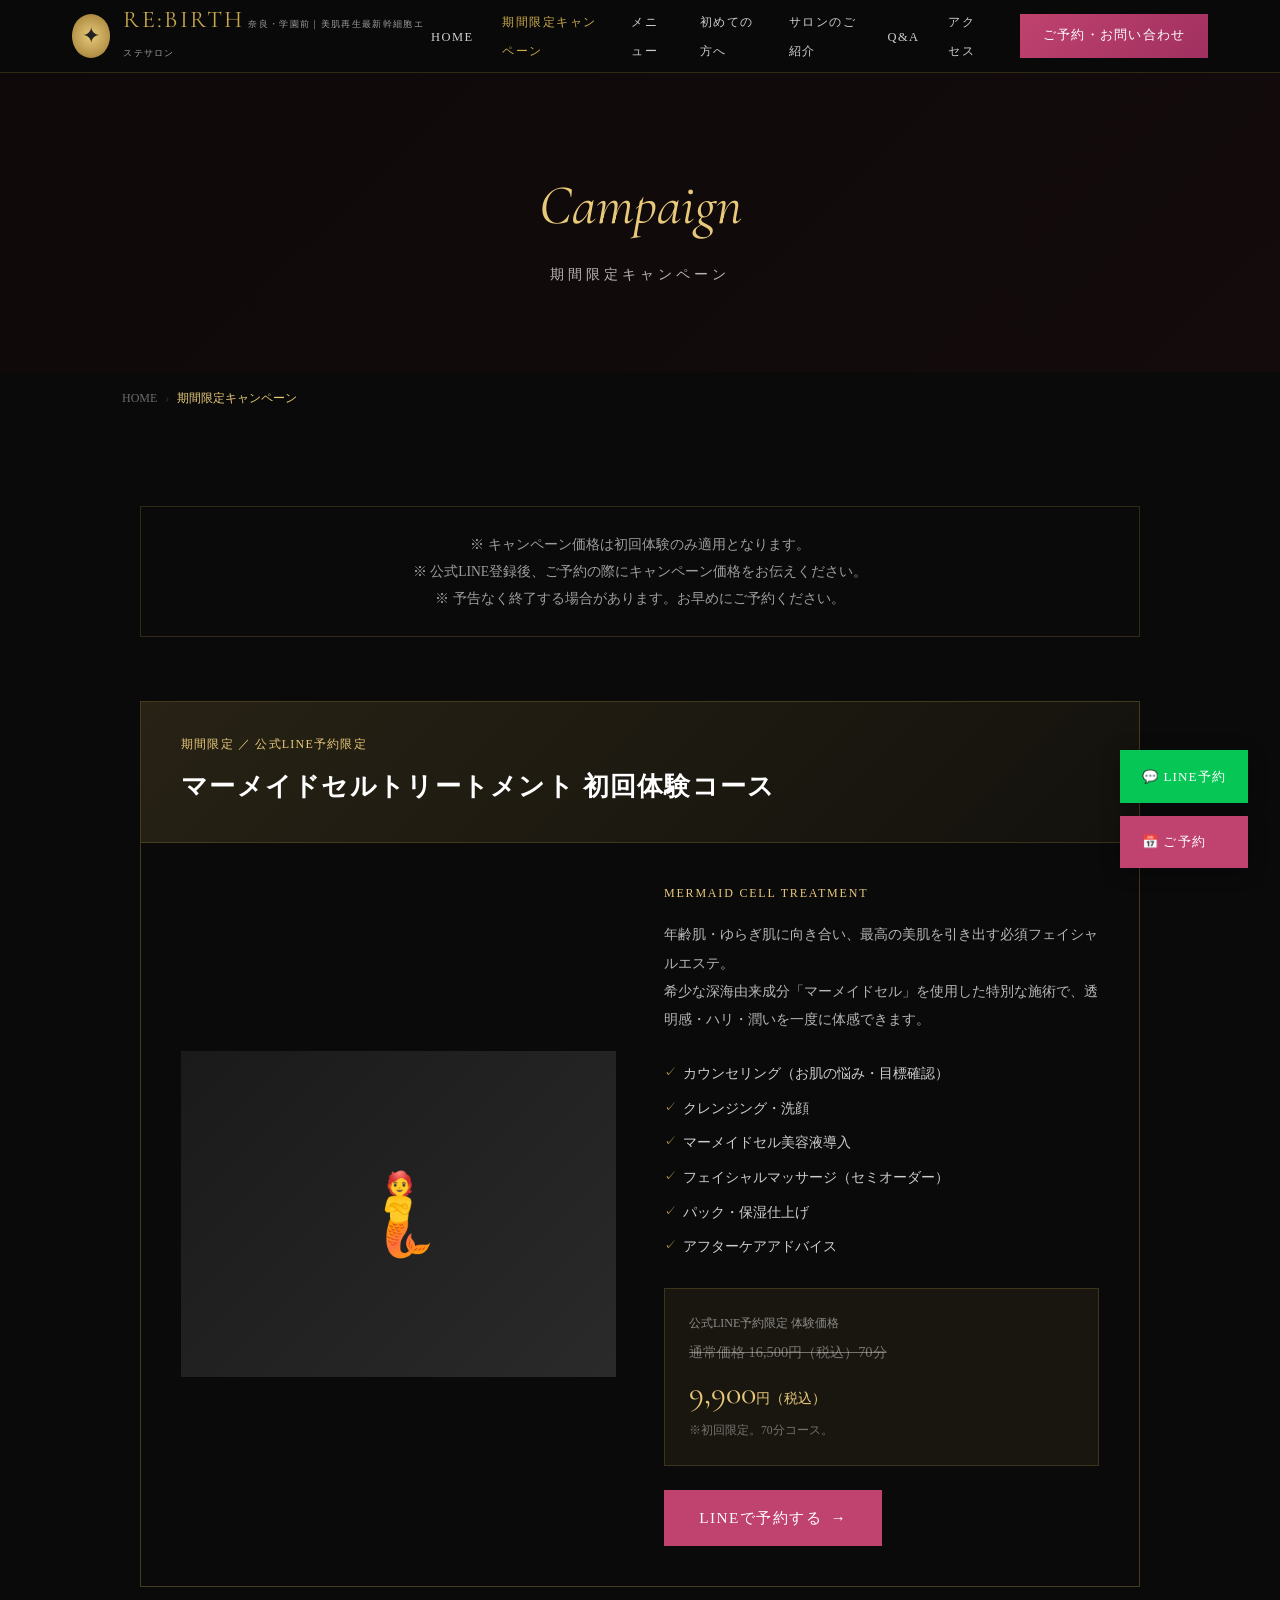
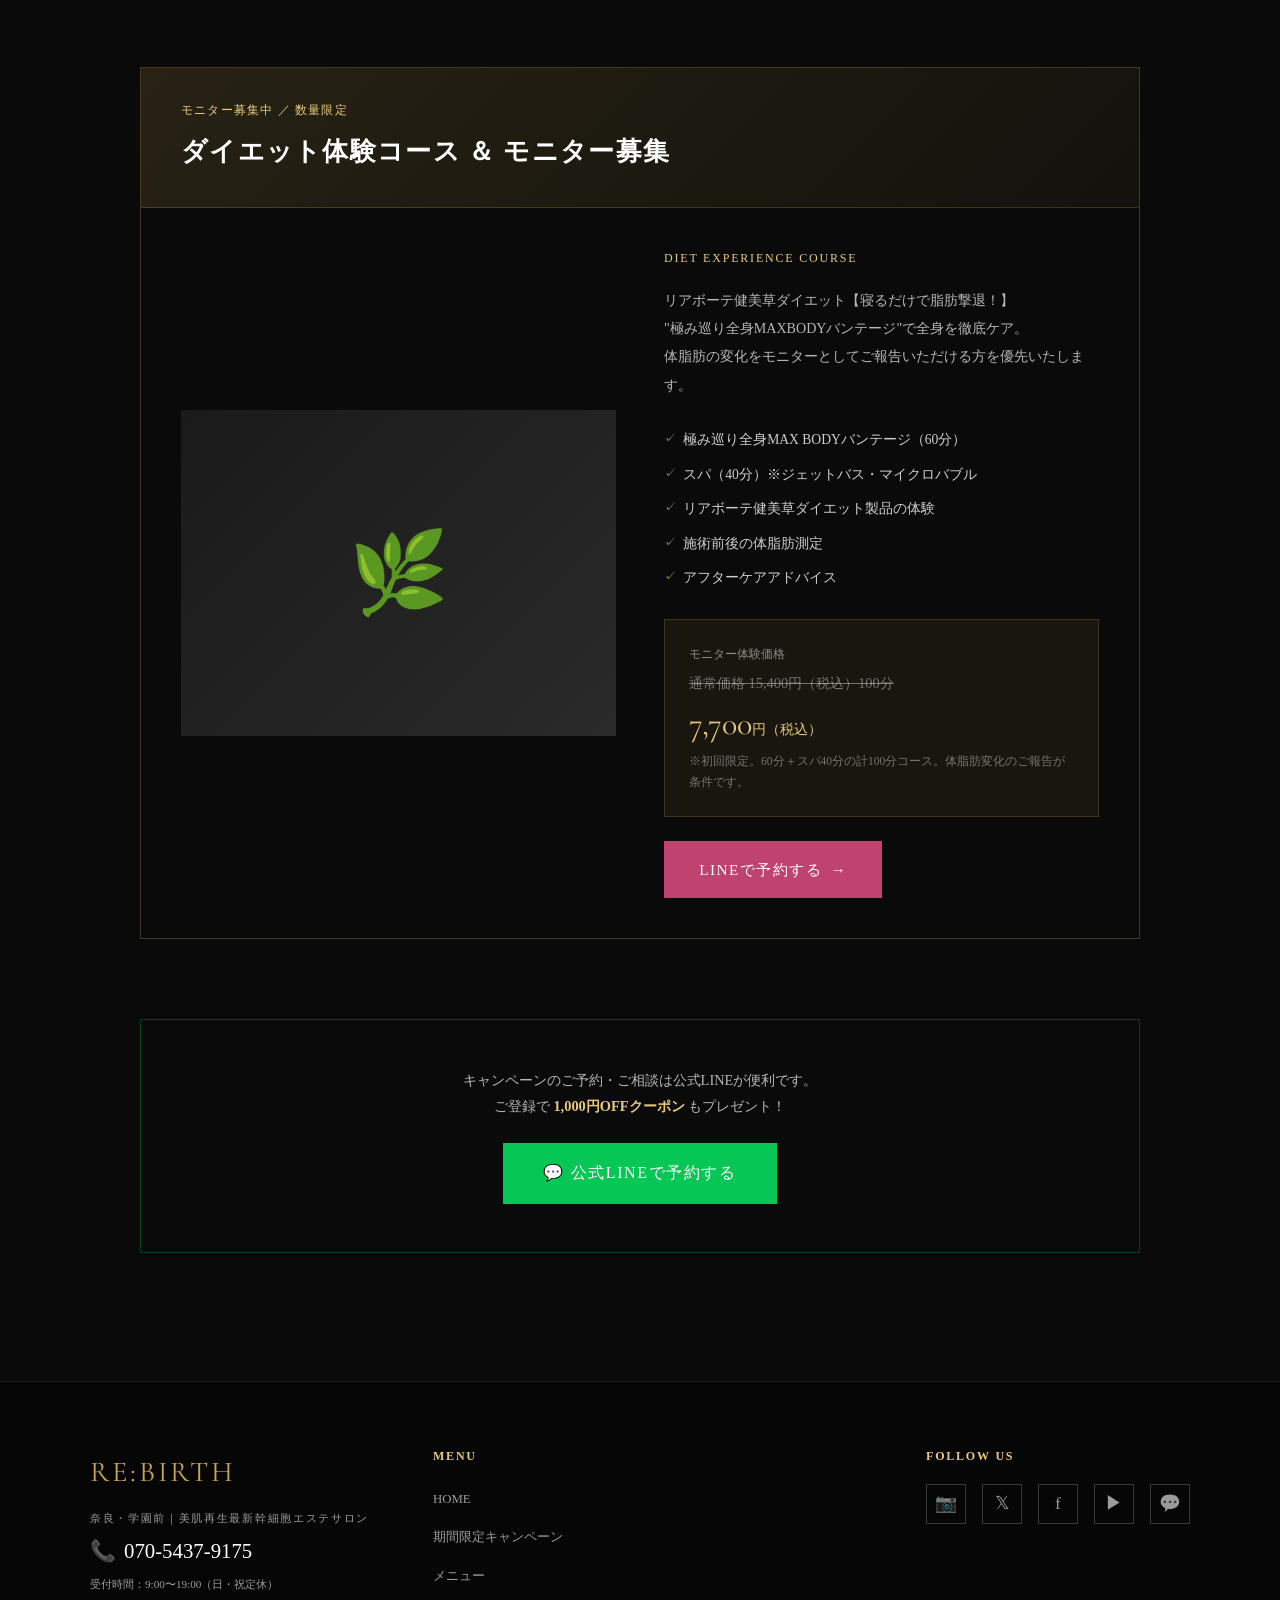
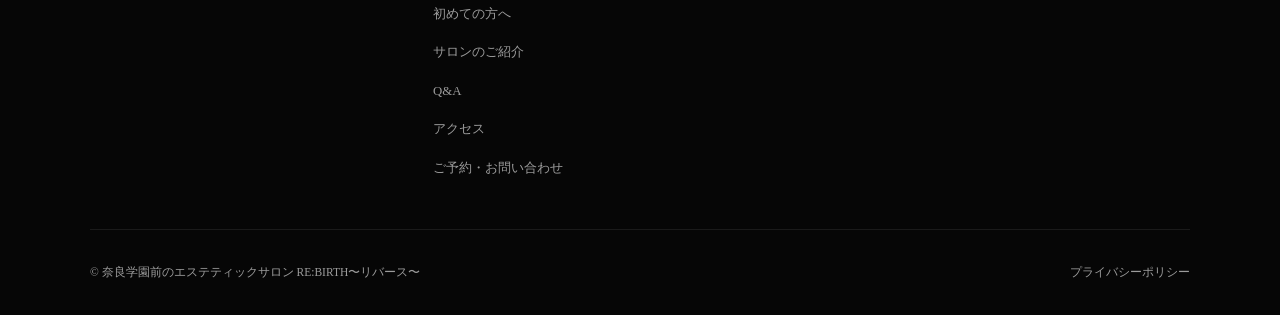
<file: campaign.html>
<!DOCTYPE html>
<html lang="ja">
<head>
  <meta charset="UTF-8">
  <meta name="viewport" content="width=device-width, initial-scale=1.0">
  <title>期間限定キャンペーン｜RE:BIRTH 奈良・学園前</title>
  <meta name="description" content="RE:BIRTHの期間限定キャンペーン。マーメイドセルトリートメント初回体験9,900円、ダイエット体験7,700円など特別価格でご提供。">
  <link rel="preconnect" href="https://fonts.googleapis.com">
  <link href="https://fonts.googleapis.com/css2?family=Cormorant+Garamond:ital,wght@0,400;0,500;1,400;1,500&display=swap" rel="stylesheet">
  <link rel="stylesheet" href="css/style.css">
  <style>
    .fade-in { opacity:0; transform:translateY(24px); transition:opacity .7s ease, transform .7s ease; }
    .fade-in.visible { opacity:1; transform:none; }
    body { background: #0a0a0a; }
  </style>
</head>
<body class="page-top">

<!-- HEADER -->
<header id="header">
  <div class="header-inner">
    <div class="header-logo">
      <a href="index.html">
        <div class="logo-mark">✦</div>
        <div class="logo-text">
          <span class="name">RE:BIRTH</span>
          <span class="tagline">奈良・学園前｜美肌再生最新幹細胞エステサロン</span>
        </div>
      </a>
    </div>
    <nav class="header-nav">
      <ul class="nav-links">
        <li><a href="index.html">HOME</a></li>
        <li><a href="campaign.html" class="active">期間限定キャンペーン</a></li>
        <li><a href="menu.html">メニュー</a></li>
        <li><a href="first-visit.html">初めての方へ</a></li>
        <li><a href="about.html">サロンのご紹介</a></li>
        <li><a href="qa.html">Q&amp;A</a></li>
        <li><a href="access.html">アクセス</a></li>
      </ul>
      <a href="contact.html" class="header-reserve">ご予約・お問い合わせ</a>
    </nav>
    <div class="hamburger"><span></span><span></span><span></span></div>
  </div>
</header>
<nav class="mobile-menu">
  <a href="index.html">🏠 HOME</a>
  <a href="campaign.html">🎁 期間限定キャンペーン</a>
  <a href="menu.html">📋 メニュー</a>
  <a href="first-visit.html">🌸 初めての方へ</a>
  <a href="about.html">✨ サロンのご紹介</a>
  <a href="qa.html">❓ Q&amp;A</a>
  <a href="access.html">📍 アクセス</a>
  <a href="contact.html" class="mobile-reserve">▶ ご予約・お問い合わせ</a>
</nav>

<!-- PAGE HERO -->
<div class="page-hero">
  <div class="page-hero-bg" style="background:linear-gradient(135deg,#1a0505,#2a1010);"></div>
  <div class="page-hero-content">
    <span class="en-title">Campaign</span>
    <span class="ja-title">期間限定キャンペーン</span>
  </div>
</div>
<div class="breadcrumb" style="background:#0a0a0a;color:rgba(255,255,255,.4);">
  <a href="index.html" style="color:rgba(255,255,255,.4);">HOME</a>
  <span class="sep">›</span>
  <span style="color:var(--gold-light);">期間限定キャンペーン</span>
</div>

<!-- CAMPAIGN CONTENT -->
<div class="campaign-page">
  <div class="campaign-page-inner">

    <!-- 注意書き -->
    <div class="fade-in" style="text-align:center;margin-bottom:4rem;padding:1.5rem;border:1px solid rgba(201,168,76,.2);">
      <p style="font-size:.85rem;color:rgba(255,255,255,.6);line-height:2;">
        ※ キャンペーン価格は初回体験のみ適用となります。<br>
        ※ 公式LINE登録後、ご予約の際にキャンペーン価格をお伝えください。<br>
        ※ 予告なく終了する場合があります。お早めにご予約ください。
      </p>
    </div>

    <!-- Campaign 1: Mermaid -->
    <div class="campaign-section fade-in" id="mermaid">
      <div class="campaign-section-box">
        <div class="campaign-section-header">
          <p class="period">期間限定 ／ 公式LINE予約限定</p>
          <h2>マーメイドセルトリートメント 初回体験コース</h2>
        </div>
        <div class="campaign-section-body">
          <div class="campaign-detail">
            <div class="campaign-img-placeholder">🧜</div>
            <div class="campaign-info">
              <p class="menu-label">MERMAID CELL TREATMENT</p>
              <p style="font-size:.88rem;color:rgba(255,255,255,.7);line-height:2;margin-bottom:1.5rem;">
                年齢肌・ゆらぎ肌に向き合い、最高の美肌を引き出す必須フェイシャルエステ。<br>
                希少な深海由来成分「マーメイドセル」を使用した特別な施術で、透明感・ハリ・潤いを一度に体感できます。
              </p>
              <ul class="includes">
                <li>カウンセリング（お肌の悩み・目標確認）</li>
                <li>クレンジング・洗顔</li>
                <li>マーメイドセル美容液導入</li>
                <li>フェイシャルマッサージ（セミオーダー）</li>
                <li>パック・保湿仕上げ</li>
                <li>アフターケアアドバイス</li>
              </ul>
              <div class="campaign-price-box">
                <p class="label">公式LINE予約限定 体験価格</p>
                <p class="original-price">通常価格 16,500円（税込）70分</p>
                <p class="sale-price">9,900<span>円（税込）</span></p>
                <p class="note">※初回限定。70分コース。</p>
              </div>
              <a href="contact.html" class="btn btn-pink btn-arrow">LINEで予約する</a>
            </div>
          </div>
        </div>
      </div>
    </div>

    <!-- Campaign 2: Diet -->
    <div class="campaign-section fade-in" id="diet">
      <div class="campaign-section-box">
        <div class="campaign-section-header">
          <p class="period">モニター募集中 ／ 数量限定</p>
          <h2>ダイエット体験コース ＆ モニター募集</h2>
        </div>
        <div class="campaign-section-body">
          <div class="campaign-detail">
            <div class="campaign-img-placeholder">🌿</div>
            <div class="campaign-info">
              <p class="menu-label">DIET EXPERIENCE COURSE</p>
              <p style="font-size:.88rem;color:rgba(255,255,255,.7);line-height:2;margin-bottom:1.5rem;">
                リアボーテ健美草ダイエット【寝るだけで脂肪撃退！】<br>
                "極み巡り全身MAXBODYバンテージ"で全身を徹底ケア。<br>
                体脂肪の変化をモニターとしてご報告いただける方を優先いたします。
              </p>
              <ul class="includes">
                <li>極み巡り全身MAX BODYバンテージ（60分）</li>
                <li>スパ（40分）※ジェットバス・マイクロバブル</li>
                <li>リアボーテ健美草ダイエット製品の体験</li>
                <li>施術前後の体脂肪測定</li>
                <li>アフターケアアドバイス</li>
              </ul>
              <div class="campaign-price-box">
                <p class="label">モニター体験価格</p>
                <p class="original-price">通常価格 15,400円（税込）100分</p>
                <p class="sale-price">7,700<span>円（税込）</span></p>
                <p class="note">※初回限定。60分＋スパ40分の計100分コース。体脂肪変化のご報告が条件です。</p>
              </div>
              <a href="contact.html" class="btn btn-pink btn-arrow">LINEで予約する</a>
            </div>
          </div>
        </div>
      </div>
    </div>

    <!-- LINE誘導 -->
    <div class="fade-in" style="text-align:center;padding:3rem;border:1px solid rgba(6,199,85,.3);margin-bottom:3rem;">
      <p style="color:rgba(255,255,255,.7);font-size:.9rem;margin-bottom:1.5rem;">
        キャンペーンのご予約・ご相談は公式LINEが便利です。<br>
        ご登録で <strong style="color:var(--gold-light);">1,000円OFFクーポン</strong> もプレゼント！
      </p>
      <a href="https://page.line.me/954miweg" class="line-btn" target="_blank" rel="noopener" style="display:inline-flex;align-items:center;gap:.8rem;background:#06C755;color:#fff;padding:1rem 2.5rem;font-size:1rem;letter-spacing:.1em;font-family:inherit;transition:all .3s;">
        💬 公式LINEで予約する
      </a>
    </div>

  </div>
</div>

<!-- FOOTER -->
<footer id="footer">
  <div class="footer-inner">
    <div class="footer-top">
      <div class="footer-brand">
        <span class="logo-name">RE:BIRTH</span>
        <span class="logo-tag">奈良・学園前｜美肌再生最新幹細胞エステサロン</span>
        <div class="phone">📞 <a href="tel:07054379175" style="color:#fff;">070-5437-9175</a></div>
        <p class="phone-note">受付時間：9:00〜19:00（日・祝定休）</p>
      </div>
      <div class="footer-nav">
        <h4>MENU</h4>
        <ul>
          <li><a href="index.html">HOME</a></li>
          <li><a href="campaign.html">期間限定キャンペーン</a></li>
          <li><a href="menu.html">メニュー</a></li>
          <li><a href="first-visit.html">初めての方へ</a></li>
          <li><a href="about.html">サロンのご紹介</a></li>
          <li><a href="qa.html">Q&amp;A</a></li>
          <li><a href="access.html">アクセス</a></li>
          <li><a href="contact.html">ご予約・お問い合わせ</a></li>
        </ul>
      </div>
      <div class="footer-sns">
        <h4>FOLLOW US</h4>
        <div class="sns-icons">
          <a href="#" class="sns-icon">📷</a>
          <a href="#" class="sns-icon">𝕏</a>
          <a href="#" class="sns-icon">f</a>
          <a href="#" class="sns-icon">▶</a>
          <a href="#" class="sns-icon">💬</a>
        </div>
      </div>
    </div>
    <div class="footer-bottom">
      <p>© 奈良学園前のエステティックサロン RE:BIRTH〜リバース〜</p>
      <p><a href="#">プライバシーポリシー</a></p>
    </div>
  </div>
</footer>

<div class="floating-cta">
  <a href="https://page.line.me/954miweg" class="floating-btn floating-btn-line" target="_blank" rel="noopener">💬 LINE予約</a>
  <a href="contact.html" class="floating-btn floating-btn-reserve">📅 ご予約</a>
</div>

<script src="js/main.js"></script>
</body>
</html>
</file>
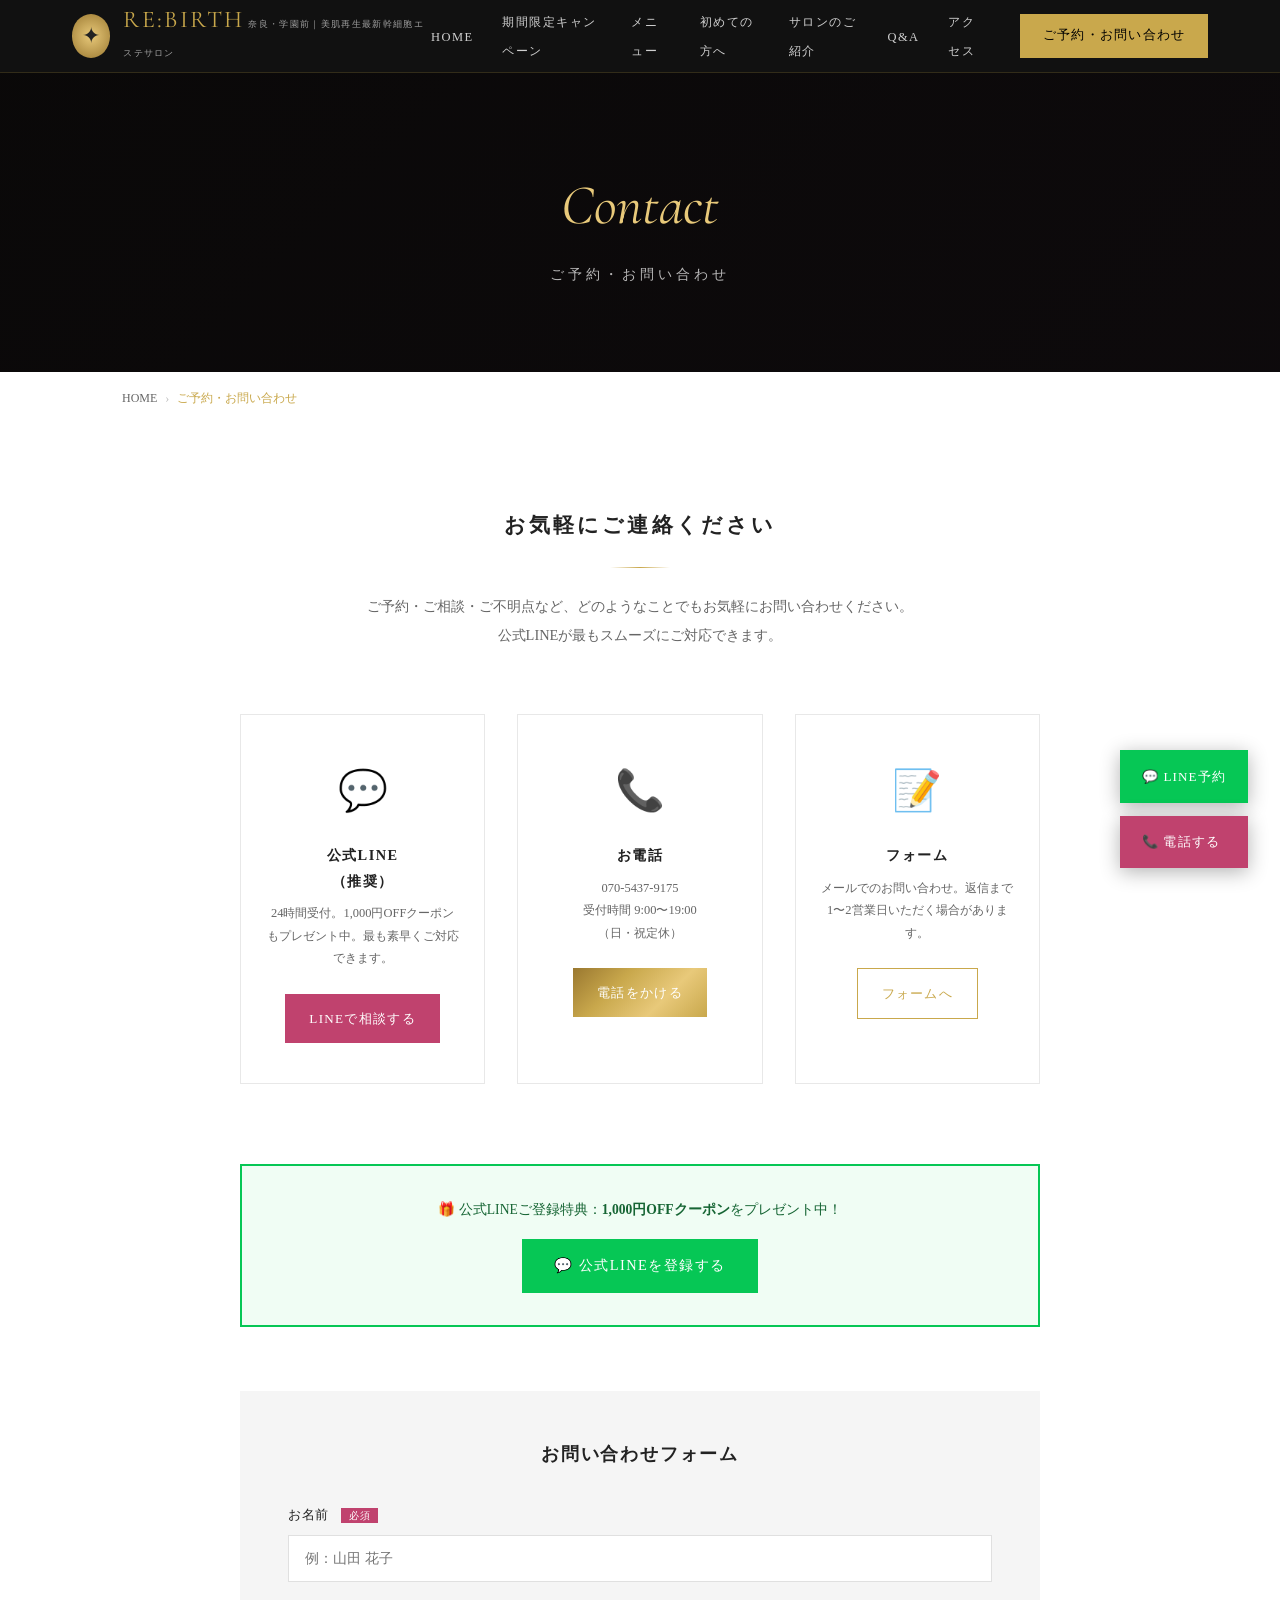
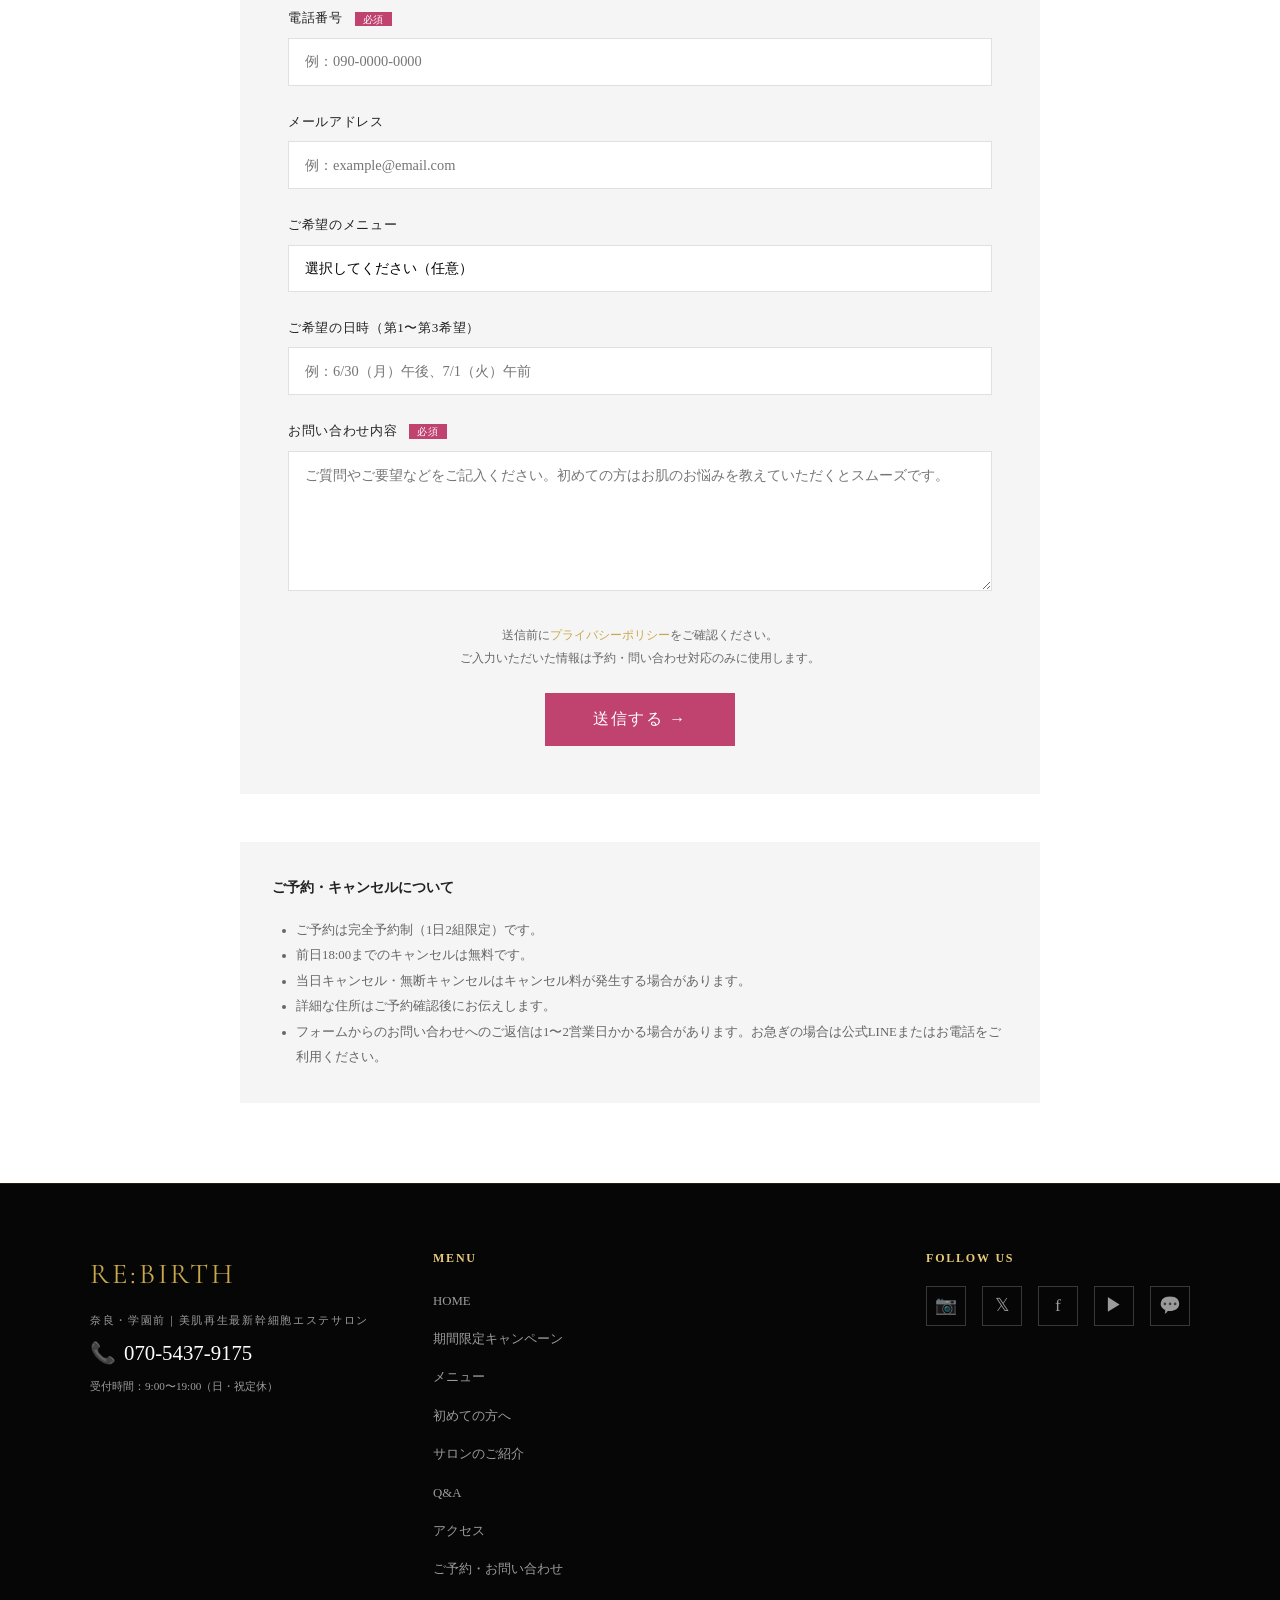
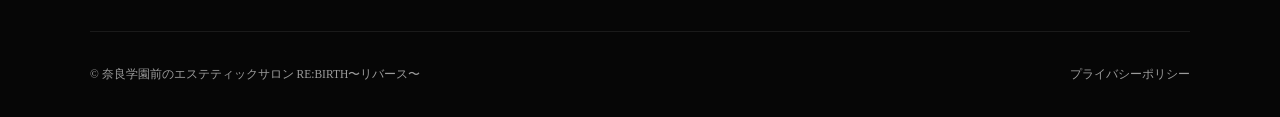
<file: contact.html>
<!DOCTYPE html>
<html lang="ja">
<head>
  <meta charset="UTF-8">
  <meta name="viewport" content="width=device-width, initial-scale=1.0">
  <title>ご予約・お問い合わせ｜RE:BIRTH 奈良・学園前</title>
  <meta name="description" content="RE:BIRTHへのご予約・お問い合わせ。公式LINE・お電話・フォームからお気軽にご連絡ください。">
  <link rel="preconnect" href="https://fonts.googleapis.com">
  <link href="https://fonts.googleapis.com/css2?family=Cormorant+Garamond:ital,wght@0,400;0,500;1,400;1,500&display=swap" rel="stylesheet">
  <link rel="stylesheet" href="css/style.css">
  <style>
    .fade-in { opacity:0; transform:translateY(24px); transition:opacity .7s ease, transform .7s ease; }
    .fade-in.visible { opacity:1; transform:none; }
  </style>
</head>
<body class="page-top">

<header id="header">
  <div class="header-inner">
    <div class="header-logo">
      <a href="index.html">
        <div class="logo-mark">✦</div>
        <div class="logo-text">
          <span class="name">RE:BIRTH</span>
          <span class="tagline">奈良・学園前｜美肌再生最新幹細胞エステサロン</span>
        </div>
      </a>
    </div>
    <nav class="header-nav">
      <ul class="nav-links">
        <li><a href="index.html">HOME</a></li>
        <li><a href="campaign.html">期間限定キャンペーン</a></li>
        <li><a href="menu.html">メニュー</a></li>
        <li><a href="first-visit.html">初めての方へ</a></li>
        <li><a href="about.html">サロンのご紹介</a></li>
        <li><a href="qa.html">Q&amp;A</a></li>
        <li><a href="access.html">アクセス</a></li>
      </ul>
      <a href="contact.html" class="header-reserve active" style="background:var(--gold);color:#000;">ご予約・お問い合わせ</a>
    </nav>
    <div class="hamburger"><span></span><span></span><span></span></div>
  </div>
</header>
<nav class="mobile-menu">
  <a href="index.html">🏠 HOME</a>
  <a href="campaign.html">🎁 期間限定キャンペーン</a>
  <a href="menu.html">📋 メニュー</a>
  <a href="first-visit.html">🌸 初めての方へ</a>
  <a href="about.html">✨ サロンのご紹介</a>
  <a href="qa.html">❓ Q&amp;A</a>
  <a href="access.html">📍 アクセス</a>
  <a href="contact.html" class="mobile-reserve">▶ ご予約・お問い合わせ</a>
</nav>

<div class="page-hero">
  <div class="page-hero-bg" style="background:linear-gradient(135deg,#0a0505,#150a10);"></div>
  <div class="page-hero-content">
    <span class="en-title">Contact</span>
    <span class="ja-title">ご予約・お問い合わせ</span>
  </div>
</div>
<div class="breadcrumb">
  <a href="index.html">HOME</a><span class="sep">›</span>
  <span style="color:var(--gold);">ご予約・お問い合わせ</span>
</div>

<section class="contact-page" style="padding-top:5rem;">
  <div class="contact-inner">

    <!-- イントロ -->
    <div class="contact-intro fade-in">
      <h2 style="font-size:1.3rem;letter-spacing:.15em;margin-bottom:1.5rem;">お気軽にご連絡ください</h2>
      <div class="divider"></div>
      <p style="margin-top:1.5rem;">
        ご予約・ご相談・ご不明点など、どのようなことでもお気軽にお問い合わせください。<br>
        公式LINEが最もスムーズにご対応できます。
      </p>
    </div>

    <!-- 3つの連絡方法 -->
    <div class="contact-options fade-in">
      <div class="contact-option">
        <div class="contact-option-icon">💬</div>
        <h3>公式LINE<br>（推奨）</h3>
        <p>24時間受付。1,000円OFFクーポンもプレゼント中。最も素早くご対応できます。</p>
        <a href="https://page.line.me/954miweg" target="_blank" rel="noopener" class="btn btn-pink" style="font-size:.82rem;padding:.8rem 1.5rem;">LINEで相談する</a>
      </div>
      <div class="contact-option">
        <div class="contact-option-icon">📞</div>
        <h3>お電話</h3>
        <p>070-5437-9175<br>受付時間 9:00〜19:00<br>（日・祝定休）</p>
        <a href="tel:07054379175" class="btn btn-gold" style="font-size:.82rem;padding:.8rem 1.5rem;">電話をかける</a>
      </div>
      <div class="contact-option">
        <div class="contact-option-icon">📝</div>
        <h3>フォーム</h3>
        <p>メールでのお問い合わせ。返信まで1〜2営業日いただく場合があります。</p>
        <a href="#contact-form" class="btn btn-outline-gold" style="font-size:.82rem;padding:.8rem 1.5rem;">フォームへ</a>
      </div>
    </div>

    <!-- LINE クーポン -->
    <div class="fade-in" style="background:#f0fdf4;border:2px solid #06C755;padding:2rem;text-align:center;margin-bottom:4rem;">
      <p style="font-size:.85rem;color:#166534;font-weight:500;margin-bottom:1rem;">
        🎁 公式LINEご登録特典：<strong>1,000円OFFクーポン</strong>をプレゼント中！
      </p>
      <a href="https://page.line.me/954miweg" target="_blank" rel="noopener" class="line-btn" style="display:inline-flex;align-items:center;gap:.8rem;background:#06C755;color:#fff;padding:.9rem 2rem;font-size:.9rem;letter-spacing:.1em;font-family:inherit;">
        💬 公式LINEを登録する
      </a>
    </div>

    <!-- お問い合わせフォーム -->
    <div class="contact-form fade-in" id="contact-form">
      <h3>お問い合わせフォーム</h3>
      <!-- 実際の運用ではFormspree等のサービスと連携 -->
      <form action="#" method="POST">
        <div class="form-group">
          <label>お名前 <span class="required">必須</span></label>
          <input type="text" name="name" placeholder="例：山田 花子" required>
        </div>
        <div class="form-group">
          <label>電話番号 <span class="required">必須</span></label>
          <input type="tel" name="tel" placeholder="例：090-0000-0000" required>
        </div>
        <div class="form-group">
          <label>メールアドレス</label>
          <input type="email" name="email" placeholder="例：example@email.com">
        </div>
        <div class="form-group">
          <label>ご希望のメニュー</label>
          <select name="menu">
            <option value="">選択してください（任意）</option>
            <option>幹細胞フェイシャル スタンダードコース（60分）</option>
            <option>マーメイドセルトリートメント（70分）</option>
            <option>プレミアムリバースコース（90分）</option>
            <option>プレミアムスパ（40分）</option>
            <option>極み巡り全身MAXBODYバンテージ（60分）</option>
            <option>美脳ヘッドスパ（45分）</option>
            <option>キャンペーンコース（初回体験）</option>
            <option>まだ決まっていない</option>
          </select>
        </div>
        <div class="form-group">
          <label>ご希望の日時（第1〜第3希望）</label>
          <input type="text" name="datetime" placeholder="例：6/30（月）午後、7/1（火）午前">
        </div>
        <div class="form-group">
          <label>お問い合わせ内容 <span class="required">必須</span></label>
          <textarea name="message" placeholder="ご質問やご要望などをご記入ください。初めての方はお肌のお悩みを教えていただくとスムーズです。" required></textarea>
        </div>
        <p class="form-privacy">
          送信前に<a href="#" style="color:var(--gold);">プライバシーポリシー</a>をご確認ください。<br>
          ご入力いただいた情報は予約・問い合わせ対応のみに使用します。
        </p>
        <div class="form-submit">
          <button type="submit" class="btn btn-pink" style="padding:1rem 3rem;font-size:1rem;letter-spacing:.1em;">
            送信する →
          </button>
        </div>
      </form>
    </div>

    <!-- 注意事項 -->
    <div class="fade-in" style="margin-top:3rem;padding:2rem;background:var(--gray);font-size:.8rem;color:var(--text-light);line-height:2;">
      <h4 style="font-size:.85rem;margin-bottom:1rem;color:var(--text);">ご予約・キャンセルについて</h4>
      <ul style="list-style:disc;padding-left:1.5rem;">
        <li>ご予約は完全予約制（1日2組限定）です。</li>
        <li>前日18:00までのキャンセルは無料です。</li>
        <li>当日キャンセル・無断キャンセルはキャンセル料が発生する場合があります。</li>
        <li>詳細な住所はご予約確認後にお伝えします。</li>
        <li>フォームからのお問い合わせへのご返信は1〜2営業日かかる場合があります。お急ぎの場合は公式LINEまたはお電話をご利用ください。</li>
      </ul>
    </div>
  </div>
</section>

<footer id="footer">
  <div class="footer-inner">
    <div class="footer-top">
      <div class="footer-brand">
        <span class="logo-name">RE:BIRTH</span>
        <span class="logo-tag">奈良・学園前｜美肌再生最新幹細胞エステサロン</span>
        <div class="phone">📞 <a href="tel:07054379175" style="color:#fff;">070-5437-9175</a></div>
        <p class="phone-note">受付時間：9:00〜19:00（日・祝定休）</p>
      </div>
      <div class="footer-nav">
        <h4>MENU</h4>
        <ul>
          <li><a href="index.html">HOME</a></li>
          <li><a href="campaign.html">期間限定キャンペーン</a></li>
          <li><a href="menu.html">メニュー</a></li>
          <li><a href="first-visit.html">初めての方へ</a></li>
          <li><a href="about.html">サロンのご紹介</a></li>
          <li><a href="qa.html">Q&amp;A</a></li>
          <li><a href="access.html">アクセス</a></li>
          <li><a href="contact.html">ご予約・お問い合わせ</a></li>
        </ul>
      </div>
      <div class="footer-sns">
        <h4>FOLLOW US</h4>
        <div class="sns-icons">
          <a href="#" class="sns-icon">📷</a><a href="#" class="sns-icon">𝕏</a>
          <a href="#" class="sns-icon">f</a><a href="#" class="sns-icon">▶</a>
          <a href="#" class="sns-icon">💬</a>
        </div>
      </div>
    </div>
    <div class="footer-bottom">
      <p>© 奈良学園前のエステティックサロン RE:BIRTH〜リバース〜</p>
      <p><a href="#">プライバシーポリシー</a></p>
    </div>
  </div>
</footer>
<div class="floating-cta">
  <a href="https://page.line.me/954miweg" class="floating-btn floating-btn-line" target="_blank" rel="noopener">💬 LINE予約</a>
  <a href="tel:07054379175" class="floating-btn floating-btn-reserve">📞 電話する</a>
</div>
<script src="js/main.js"></script>
</body>
</html>
</file>
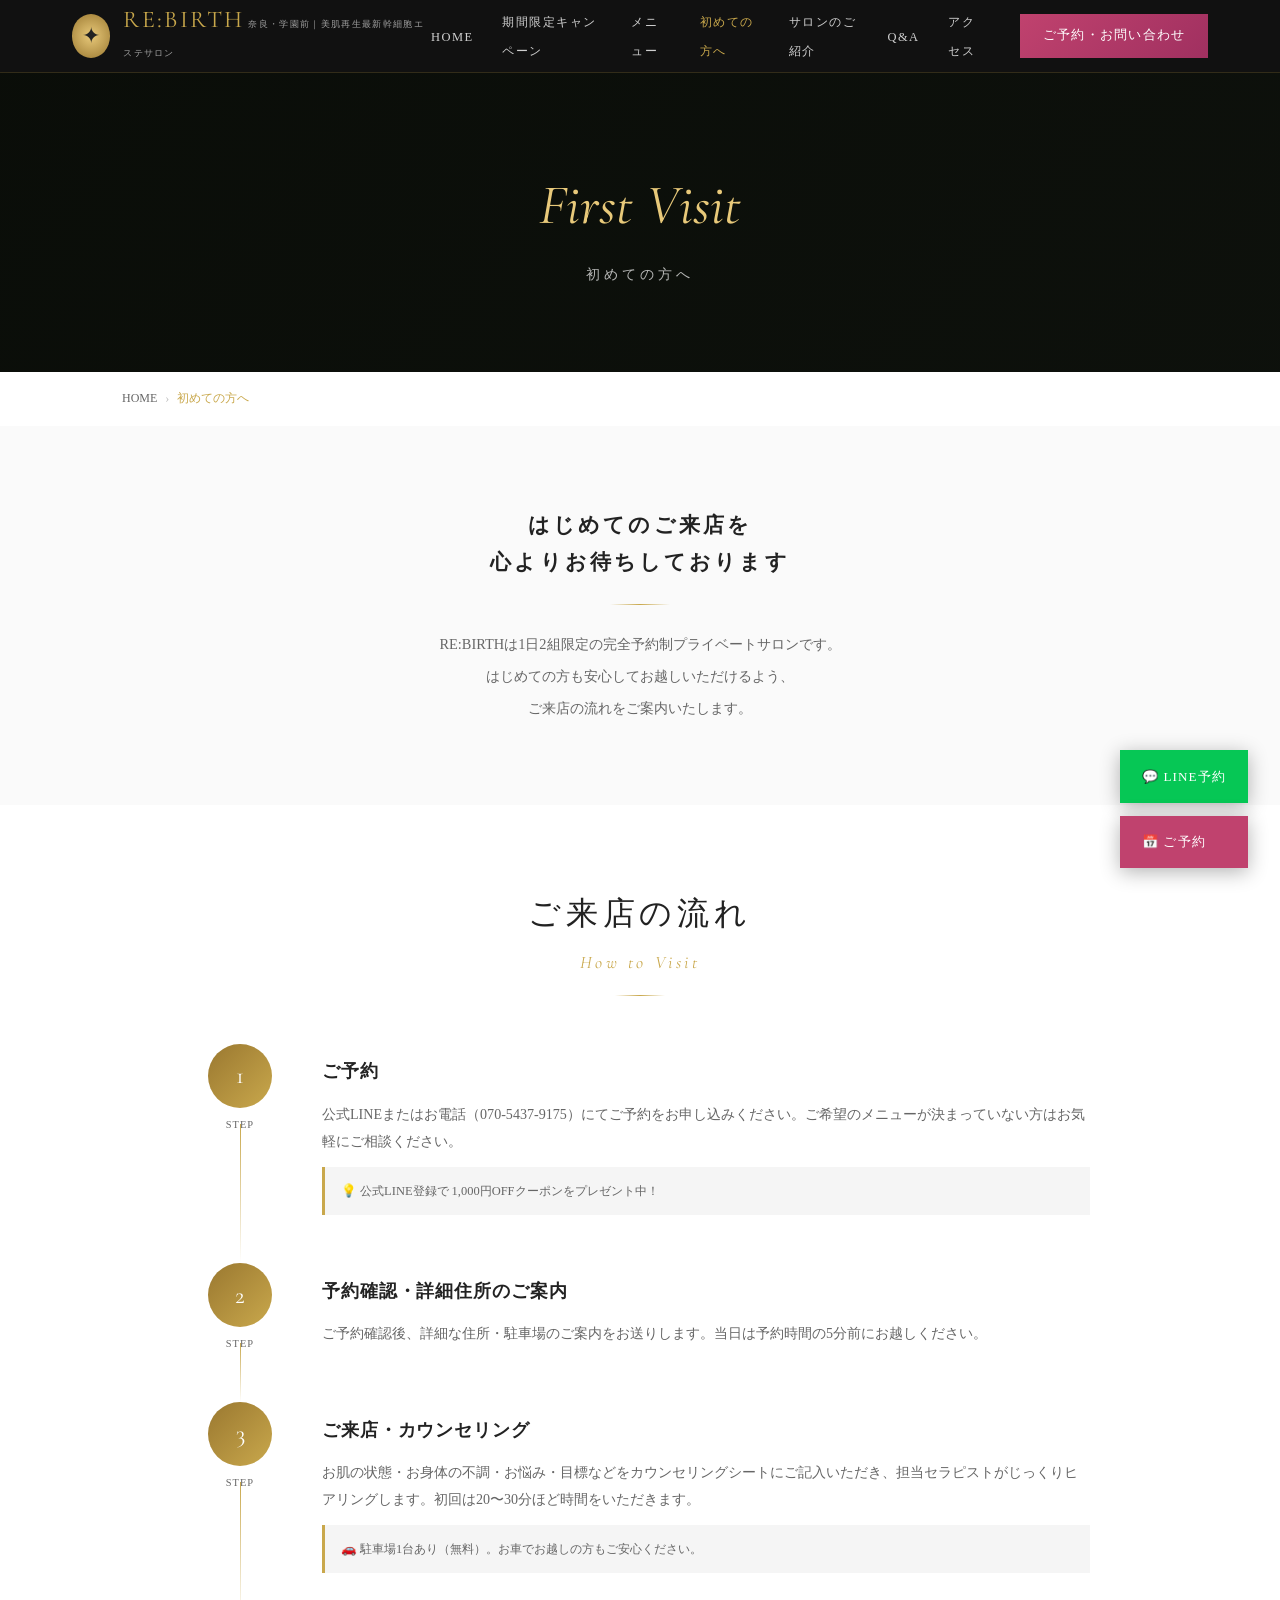
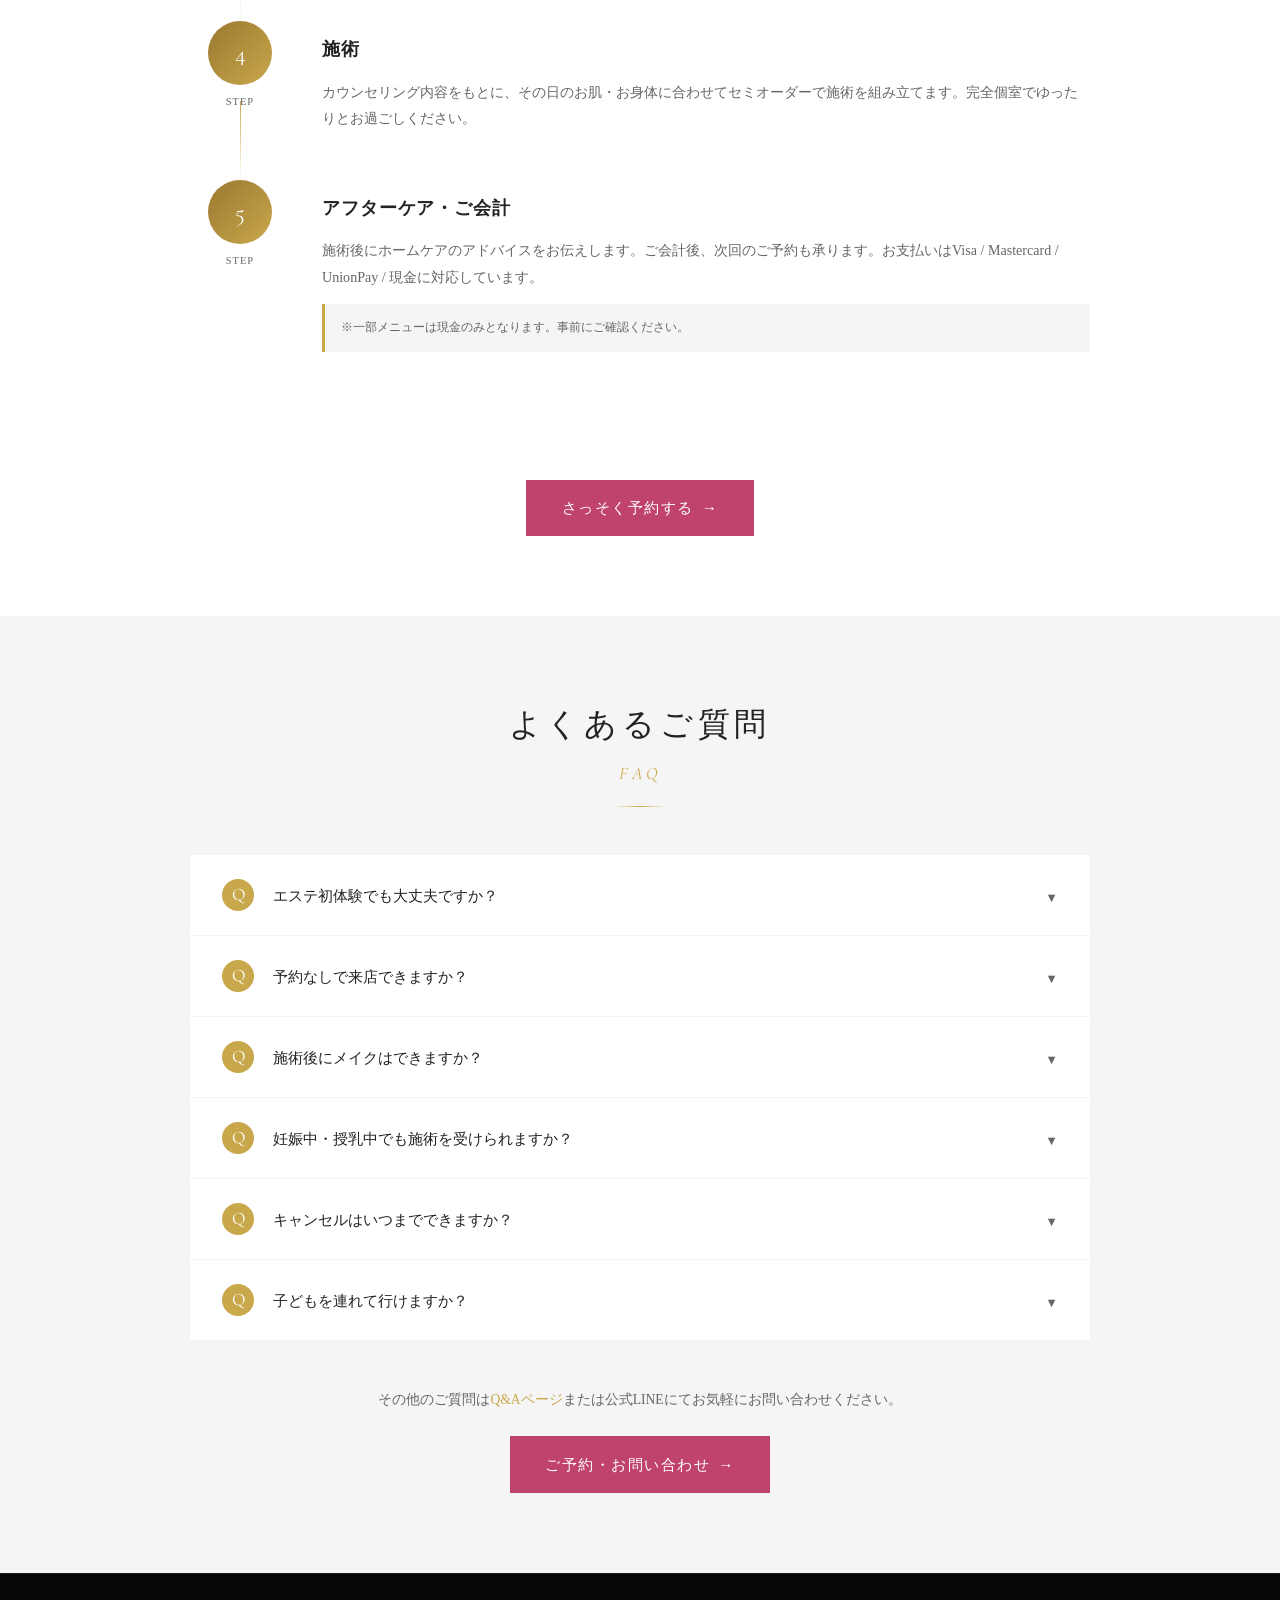
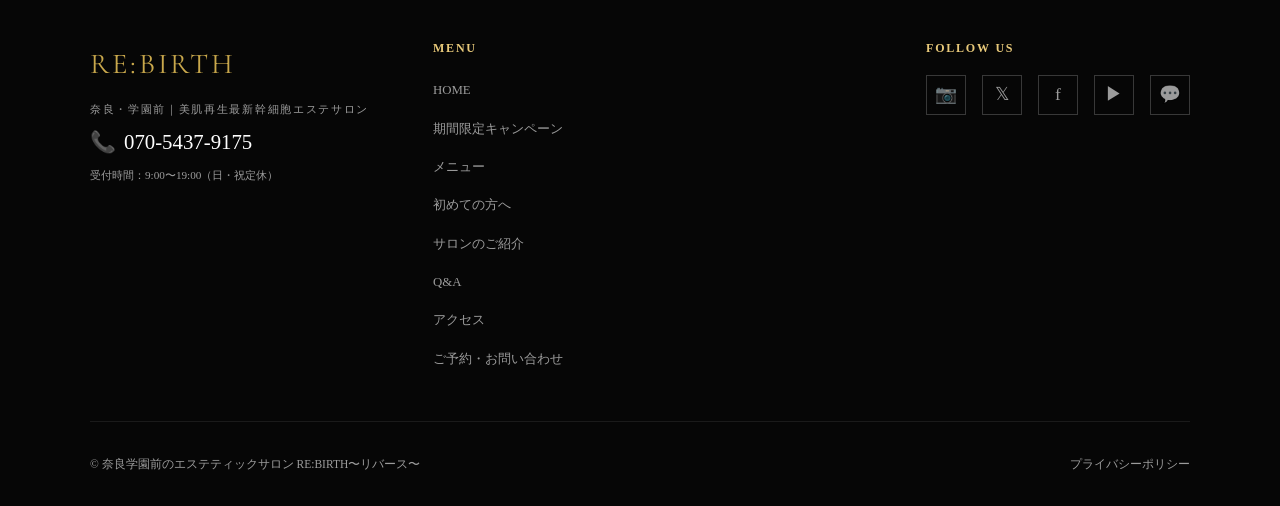
<file: first-visit.html>
<!DOCTYPE html>
<html lang="ja">
<head>
  <meta charset="UTF-8">
  <meta name="viewport" content="width=device-width, initial-scale=1.0">
  <title>初めての方へ｜RE:BIRTH 奈良・学園前</title>
  <meta name="description" content="RE:BIRTHへの初めてのご来店ガイド。ご予約からアフターケアまでのステップ、よくあるご質問をまとめています。">
  <link rel="preconnect" href="https://fonts.googleapis.com">
  <link href="https://fonts.googleapis.com/css2?family=Cormorant+Garamond:ital,wght@0,400;0,500;1,400;1,500&display=swap" rel="stylesheet">
  <link rel="stylesheet" href="css/style.css">
  <style>
    .fade-in { opacity:0; transform:translateY(24px); transition:opacity .7s ease, transform .7s ease; }
    .fade-in.visible { opacity:1; transform:none; }
  </style>
</head>
<body class="page-top">

<header id="header">
  <div class="header-inner">
    <div class="header-logo">
      <a href="index.html">
        <div class="logo-mark">✦</div>
        <div class="logo-text">
          <span class="name">RE:BIRTH</span>
          <span class="tagline">奈良・学園前｜美肌再生最新幹細胞エステサロン</span>
        </div>
      </a>
    </div>
    <nav class="header-nav">
      <ul class="nav-links">
        <li><a href="index.html">HOME</a></li>
        <li><a href="campaign.html">期間限定キャンペーン</a></li>
        <li><a href="menu.html">メニュー</a></li>
        <li><a href="first-visit.html" class="active">初めての方へ</a></li>
        <li><a href="about.html">サロンのご紹介</a></li>
        <li><a href="qa.html">Q&amp;A</a></li>
        <li><a href="access.html">アクセス</a></li>
      </ul>
      <a href="contact.html" class="header-reserve">ご予約・お問い合わせ</a>
    </nav>
    <div class="hamburger"><span></span><span></span><span></span></div>
  </div>
</header>
<nav class="mobile-menu">
  <a href="index.html">🏠 HOME</a>
  <a href="campaign.html">🎁 期間限定キャンペーン</a>
  <a href="menu.html">📋 メニュー</a>
  <a href="first-visit.html">🌸 初めての方へ</a>
  <a href="about.html">✨ サロンのご紹介</a>
  <a href="qa.html">❓ Q&amp;A</a>
  <a href="access.html">📍 アクセス</a>
  <a href="contact.html" class="mobile-reserve">▶ ご予約・お問い合わせ</a>
</nav>

<div class="page-hero">
  <div class="page-hero-bg" style="background:linear-gradient(135deg,#0a1505,#152010);"></div>
  <div class="page-hero-content">
    <span class="en-title">First Visit</span>
    <span class="ja-title">初めての方へ</span>
  </div>
</div>
<div class="breadcrumb">
  <a href="index.html">HOME</a><span class="sep">›</span>
  <span style="color:var(--gold);">初めての方へ</span>
</div>

<!-- INTRO -->
<section style="padding:5rem 2rem;background:var(--marble);">
  <div style="max-width:700px;margin:0 auto;text-align:center;" class="fade-in">
    <h2 style="font-size:1.3rem;letter-spacing:.15em;margin-bottom:1.5rem;">
      はじめてのご来店を<br>心よりお待ちしております
    </h2>
    <div class="divider"></div>
    <p style="font-size:.9rem;color:var(--text-light);line-height:2.2;margin-top:1.5rem;">
      RE:BIRTHは1日2組限定の完全予約制プライベートサロンです。<br>
      はじめての方も安心してお越しいただけるよう、<br>
      ご来店の流れをご案内いたします。
    </p>
  </div>
</section>

<!-- STEPS -->
<section style="padding:5rem 2rem;background:var(--white);">
  <div class="first-visit-inner">
    <div class="section-title fade-in">
      <span class="ja">ご来店の流れ</span>
      <span class="en-sub">How to Visit</span>
      <span class="line"></span>
    </div>
    <div class="steps">
      <div class="step fade-in">
        <div class="step-num">
          <div class="step-circle">1</div>
          <span class="step-label">STEP</span>
        </div>
        <div class="step-content">
          <h3>ご予約</h3>
          <p>公式LINEまたはお電話（070-5437-9175）にてご予約をお申し込みください。ご希望のメニューが決まっていない方はお気軽にご相談ください。</p>
          <div class="note">💡 公式LINE登録で 1,000円OFFクーポンをプレゼント中！</div>
        </div>
      </div>
      <div class="step fade-in">
        <div class="step-num">
          <div class="step-circle">2</div>
          <span class="step-label">STEP</span>
        </div>
        <div class="step-content">
          <h3>予約確認・詳細住所のご案内</h3>
          <p>ご予約確認後、詳細な住所・駐車場のご案内をお送りします。当日は予約時間の5分前にお越しください。</p>
        </div>
      </div>
      <div class="step fade-in">
        <div class="step-num">
          <div class="step-circle">3</div>
          <span class="step-label">STEP</span>
        </div>
        <div class="step-content">
          <h3>ご来店・カウンセリング</h3>
          <p>お肌の状態・お身体の不調・お悩み・目標などをカウンセリングシートにご記入いただき、担当セラピストがじっくりヒアリングします。初回は20〜30分ほど時間をいただきます。</p>
          <div class="note">🚗 駐車場1台あり（無料）。お車でお越しの方もご安心ください。</div>
        </div>
      </div>
      <div class="step fade-in">
        <div class="step-num">
          <div class="step-circle">4</div>
          <span class="step-label">STEP</span>
        </div>
        <div class="step-content">
          <h3>施術</h3>
          <p>カウンセリング内容をもとに、その日のお肌・お身体に合わせてセミオーダーで施術を組み立てます。完全個室でゆったりとお過ごしください。</p>
        </div>
      </div>
      <div class="step fade-in">
        <div class="step-num">
          <div class="step-circle">5</div>
          <span class="step-label">STEP</span>
        </div>
        <div class="step-content">
          <h3>アフターケア・ご会計</h3>
          <p>施術後にホームケアのアドバイスをお伝えします。ご会計後、次回のご予約も承ります。お支払いはVisa / Mastercard / UnionPay / 現金に対応しています。</p>
          <div class="note">※一部メニューは現金のみとなります。事前にご確認ください。</div>
        </div>
      </div>
    </div>
    <div class="text-center fade-in">
      <a href="contact.html" class="btn btn-pink btn-arrow">さっそく予約する</a>
    </div>
  </div>
</section>

<!-- FAQ -->
<section class="faq-section" id="faq">
  <div class="faq-inner">
    <div class="section-title fade-in">
      <span class="ja">よくあるご質問</span>
      <span class="en-sub">FAQ</span>
      <span class="line"></span>
    </div>
    <div class="faq-list">
      <div class="faq-item fade-in">
        <div class="faq-question">
          <div class="faq-q">Q</div>
          <p class="faq-question-text">エステ初体験でも大丈夫ですか？</p>
          <span class="faq-arrow">▼</span>
        </div>
        <div class="faq-answer">
          <span class="faq-a-mark">A</span>
          もちろんです。初めての方には特に丁寧にカウンセリングを行い、お肌の状態や不安な点を確認した上で施術いたします。どうぞ安心してお越しください。
        </div>
      </div>
      <div class="faq-item fade-in">
        <div class="faq-question">
          <div class="faq-q">Q</div>
          <p class="faq-question-text">予約なしで来店できますか？</p>
          <span class="faq-arrow">▼</span>
        </div>
        <div class="faq-answer">
          <span class="faq-a-mark">A</span>
          RE:BIRTHは完全予約制のため、事前のご予約が必要です。公式LINEまたはお電話にてお問い合わせください。
        </div>
      </div>
      <div class="faq-item fade-in">
        <div class="faq-question">
          <div class="faq-q">Q</div>
          <p class="faq-question-text">施術後にメイクはできますか？</p>
          <span class="faq-arrow">▼</span>
        </div>
        <div class="faq-answer">
          <span class="faq-a-mark">A</span>
          はい、施術後のメイクも可能です。ただし、お肌に施術成分が浸透中のため、施術当日はできるだけナチュラルなメイクをおすすめしています。
        </div>
      </div>
      <div class="faq-item fade-in">
        <div class="faq-question">
          <div class="faq-q">Q</div>
          <p class="faq-question-text">妊娠中・授乳中でも施術を受けられますか？</p>
          <span class="faq-arrow">▼</span>
        </div>
        <div class="faq-answer">
          <span class="faq-a-mark">A</span>
          妊娠中・授乳中の方はご予約前に必ずご相談ください。受けていただけるメニューと受けられないメニューがございます。医師にご相談の上でお越しいただく場合もあります。
        </div>
      </div>
      <div class="faq-item fade-in">
        <div class="faq-question">
          <div class="faq-q">Q</div>
          <p class="faq-question-text">キャンセルはいつまでできますか？</p>
          <span class="faq-arrow">▼</span>
        </div>
        <div class="faq-answer">
          <span class="faq-a-mark">A</span>
          ご予約の前日18:00までにご連絡ください。それ以降のキャンセル・無断キャンセルはキャンセル料が発生する場合がございます。
        </div>
      </div>
      <div class="faq-item fade-in">
        <div class="faq-question">
          <div class="faq-q">Q</div>
          <p class="faq-question-text">子どもを連れて行けますか？</p>
          <span class="faq-arrow">▼</span>
        </div>
        <div class="faq-answer">
          <span class="faq-a-mark">A</span>
          他のお客様へのご配慮のため、小さなお子様連れのご来店はご遠慮いただいております。ご理解のほどよろしくお願いいたします。
        </div>
      </div>
    </div>
    <div class="text-center mt-3 fade-in">
      <p style="font-size:.85rem;color:var(--text-light);margin-bottom:1.5rem;">その他のご質問は<a href="qa.html" style="color:var(--gold);">Q&amp;Aページ</a>または公式LINEにてお気軽にお問い合わせください。</p>
      <a href="contact.html" class="btn btn-pink btn-arrow">ご予約・お問い合わせ</a>
    </div>
  </div>
</section>

<footer id="footer">
  <div class="footer-inner">
    <div class="footer-top">
      <div class="footer-brand">
        <span class="logo-name">RE:BIRTH</span>
        <span class="logo-tag">奈良・学園前｜美肌再生最新幹細胞エステサロン</span>
        <div class="phone">📞 <a href="tel:07054379175" style="color:#fff;">070-5437-9175</a></div>
        <p class="phone-note">受付時間：9:00〜19:00（日・祝定休）</p>
      </div>
      <div class="footer-nav">
        <h4>MENU</h4>
        <ul>
          <li><a href="index.html">HOME</a></li>
          <li><a href="campaign.html">期間限定キャンペーン</a></li>
          <li><a href="menu.html">メニュー</a></li>
          <li><a href="first-visit.html">初めての方へ</a></li>
          <li><a href="about.html">サロンのご紹介</a></li>
          <li><a href="qa.html">Q&amp;A</a></li>
          <li><a href="access.html">アクセス</a></li>
          <li><a href="contact.html">ご予約・お問い合わせ</a></li>
        </ul>
      </div>
      <div class="footer-sns">
        <h4>FOLLOW US</h4>
        <div class="sns-icons">
          <a href="#" class="sns-icon">📷</a><a href="#" class="sns-icon">𝕏</a>
          <a href="#" class="sns-icon">f</a><a href="#" class="sns-icon">▶</a>
          <a href="#" class="sns-icon">💬</a>
        </div>
      </div>
    </div>
    <div class="footer-bottom">
      <p>© 奈良学園前のエステティックサロン RE:BIRTH〜リバース〜</p>
      <p><a href="#">プライバシーポリシー</a></p>
    </div>
  </div>
</footer>
<div class="floating-cta">
  <a href="https://page.line.me/954miweg" class="floating-btn floating-btn-line" target="_blank" rel="noopener">💬 LINE予約</a>
  <a href="contact.html" class="floating-btn floating-btn-reserve">📅 ご予約</a>
</div>
<script src="js/main.js"></script>
</body>
</html>
</file>
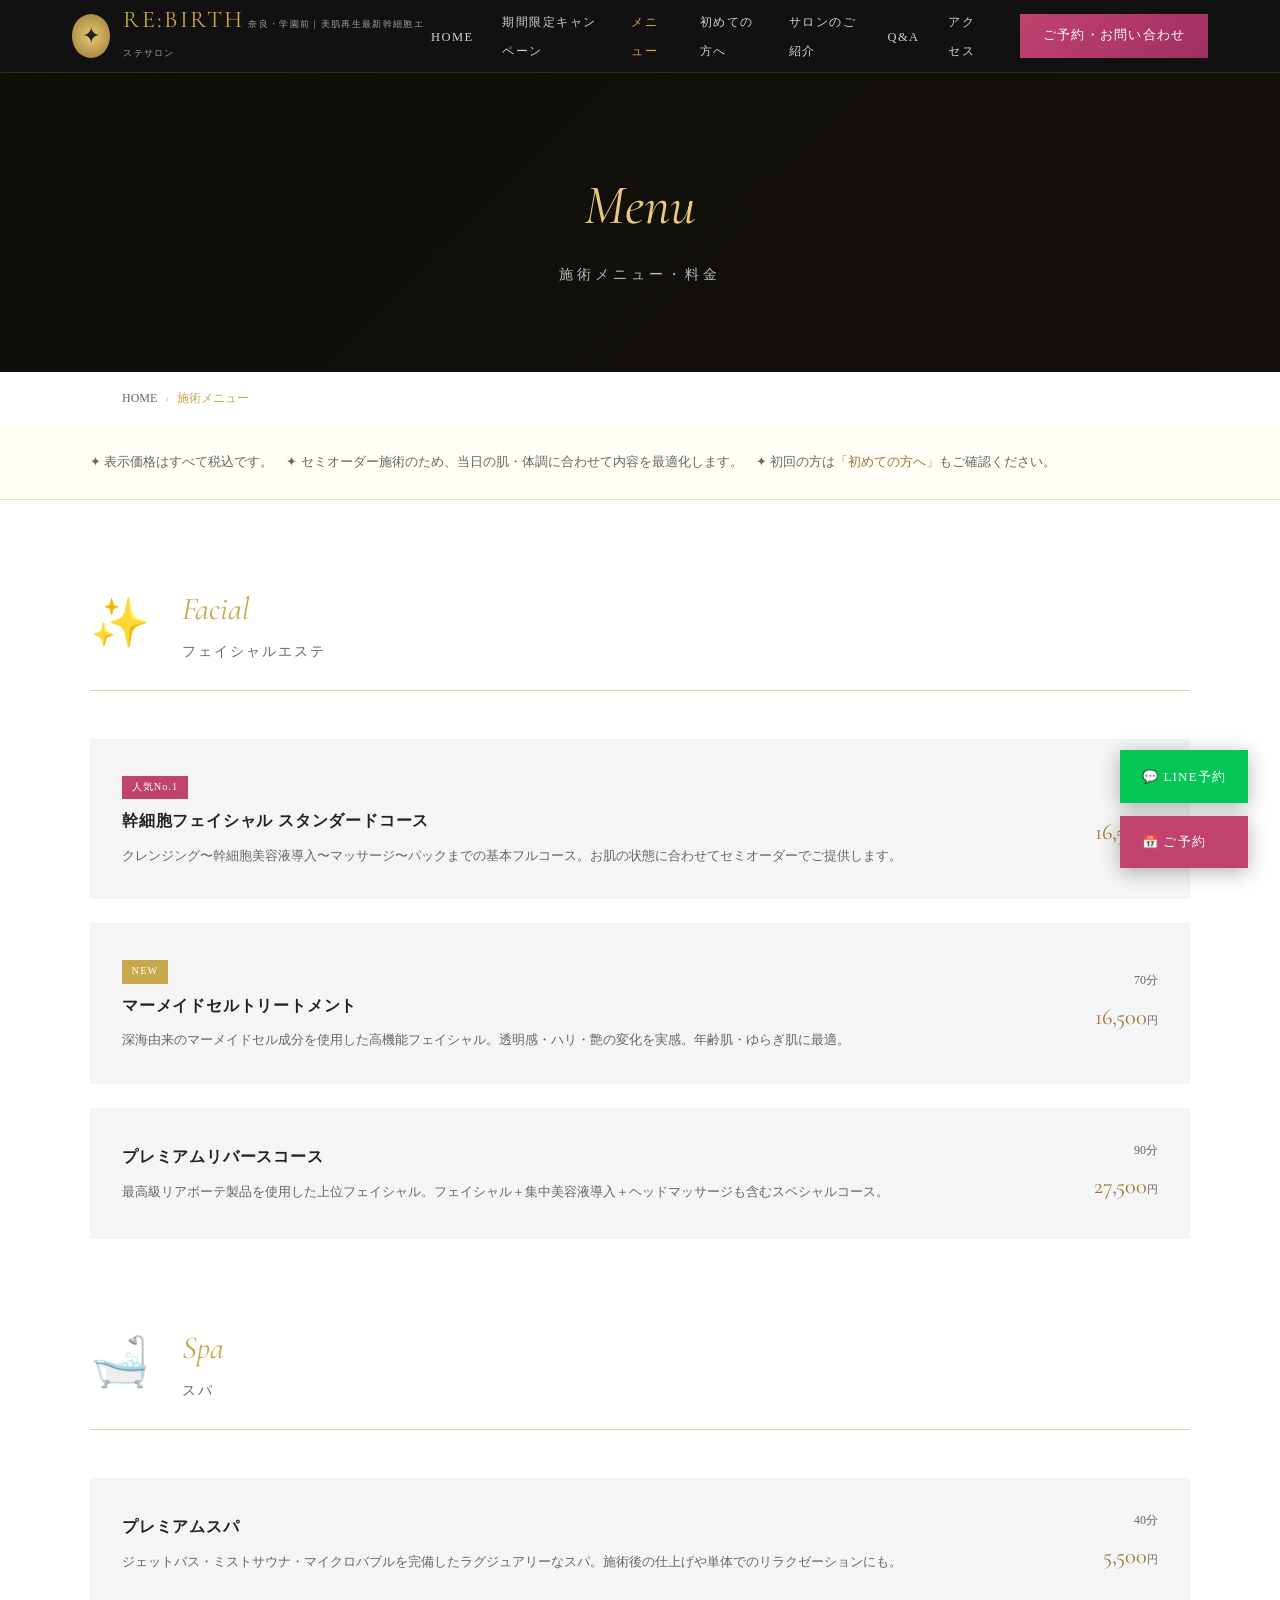
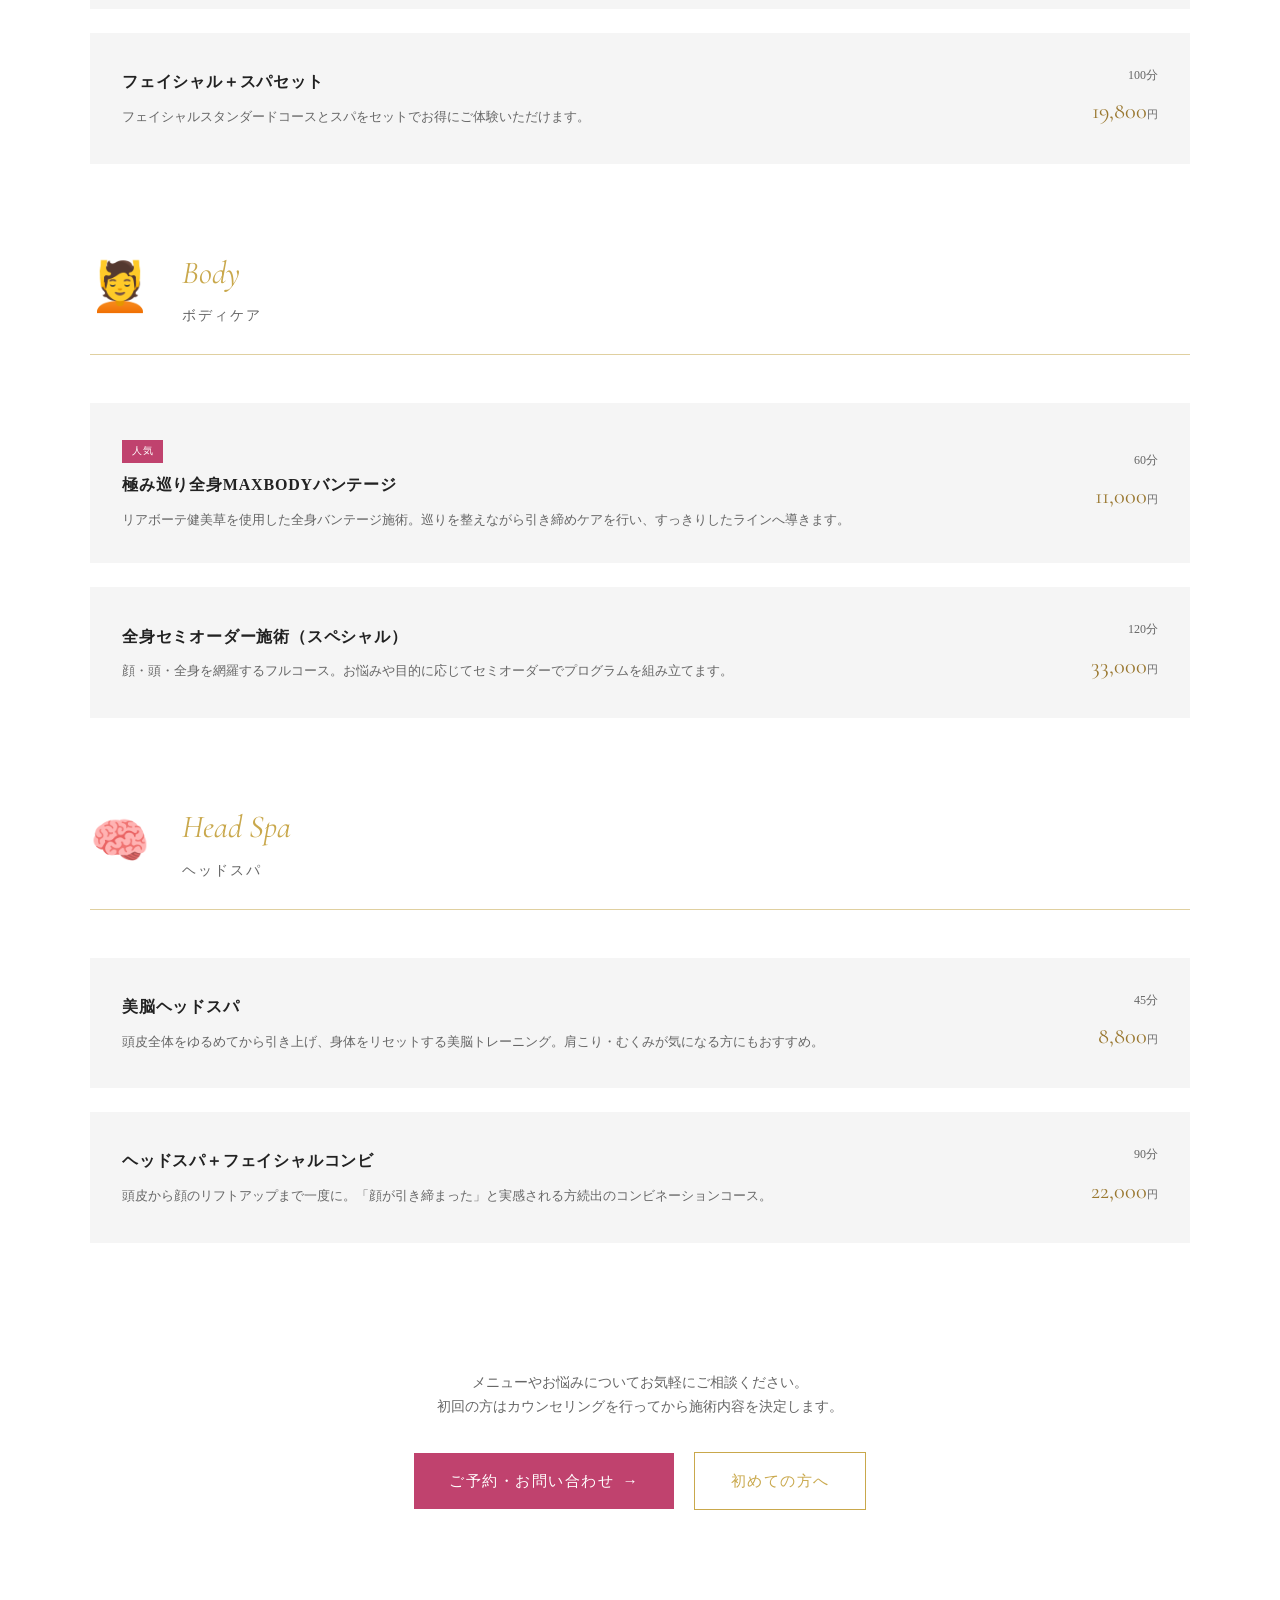
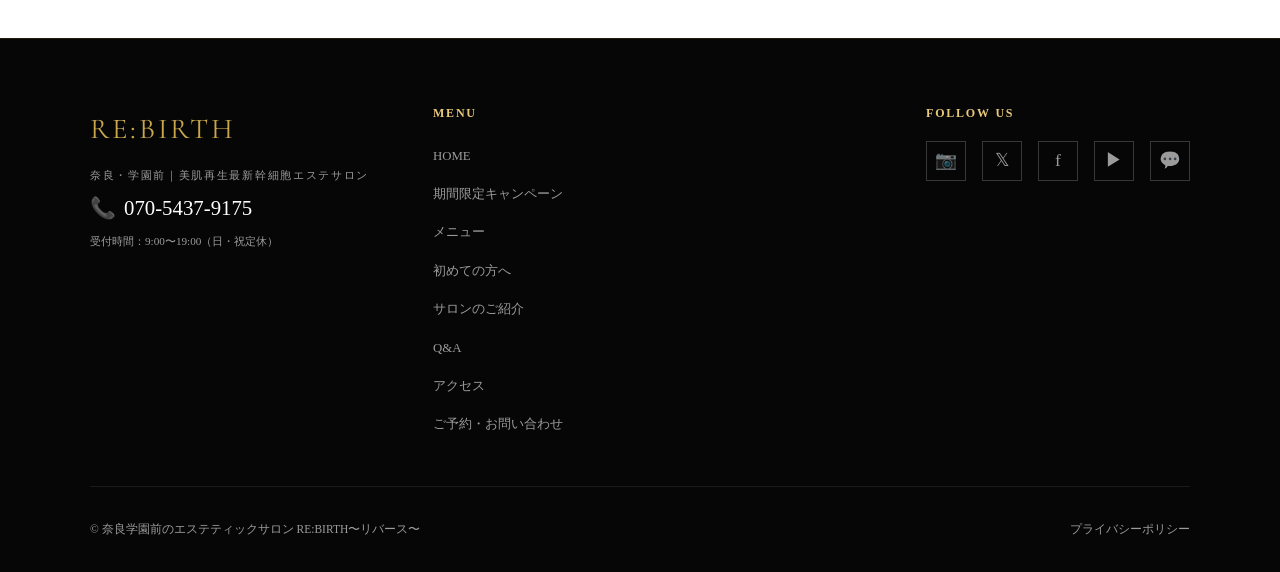
<file: menu.html>
<!DOCTYPE html>
<html lang="ja">
<head>
  <meta charset="UTF-8">
  <meta name="viewport" content="width=device-width, initial-scale=1.0">
  <title>施術メニュー・料金｜RE:BIRTH 奈良・学園前</title>
  <meta name="description" content="RE:BIRTHの施術メニューと料金一覧。フェイシャルエステ・スパ・ボディケア・ヘッドスパなど幹細胞×セミオーダーで最高の美肌へ。">
  <link rel="preconnect" href="https://fonts.googleapis.com">
  <link href="https://fonts.googleapis.com/css2?family=Cormorant+Garamond:ital,wght@0,400;0,500;1,400;1,500&display=swap" rel="stylesheet">
  <link rel="stylesheet" href="css/style.css">
  <style>
    .fade-in { opacity:0; transform:translateY(24px); transition:opacity .7s ease, transform .7s ease; }
    .fade-in.visible { opacity:1; transform:none; }
  </style>
</head>
<body class="page-top">

<header id="header">
  <div class="header-inner">
    <div class="header-logo">
      <a href="index.html">
        <div class="logo-mark">✦</div>
        <div class="logo-text">
          <span class="name">RE:BIRTH</span>
          <span class="tagline">奈良・学園前｜美肌再生最新幹細胞エステサロン</span>
        </div>
      </a>
    </div>
    <nav class="header-nav">
      <ul class="nav-links">
        <li><a href="index.html">HOME</a></li>
        <li><a href="campaign.html">期間限定キャンペーン</a></li>
        <li><a href="menu.html" class="active">メニュー</a></li>
        <li><a href="first-visit.html">初めての方へ</a></li>
        <li><a href="about.html">サロンのご紹介</a></li>
        <li><a href="qa.html">Q&amp;A</a></li>
        <li><a href="access.html">アクセス</a></li>
      </ul>
      <a href="contact.html" class="header-reserve">ご予約・お問い合わせ</a>
    </nav>
    <div class="hamburger"><span></span><span></span><span></span></div>
  </div>
</header>
<nav class="mobile-menu">
  <a href="index.html">🏠 HOME</a>
  <a href="campaign.html">🎁 期間限定キャンペーン</a>
  <a href="menu.html">📋 メニュー</a>
  <a href="first-visit.html">🌸 初めての方へ</a>
  <a href="about.html">✨ サロンのご紹介</a>
  <a href="qa.html">❓ Q&amp;A</a>
  <a href="access.html">📍 アクセス</a>
  <a href="contact.html" class="mobile-reserve">▶ ご予約・お問い合わせ</a>
</nav>

<div class="page-hero">
  <div class="page-hero-bg" style="background:linear-gradient(135deg,#1a1505,#2a2010);"></div>
  <div class="page-hero-content">
    <span class="en-title">Menu</span>
    <span class="ja-title">施術メニュー・料金</span>
  </div>
</div>
<div class="breadcrumb">
  <a href="index.html">HOME</a><span class="sep">›</span>
  <span style="color:var(--gold);">施術メニュー</span>
</div>

<!-- MENU NOTE -->
<div style="background:#fffdf5;padding:1.5rem 2rem;border-bottom:1px solid #e8e0c0;">
  <div style="max-width:1100px;margin:0 auto;font-size:.82rem;color:#666;line-height:1.9;">
    ✦ 表示価格はすべて税込です。　✦ セミオーダー施術のため、当日の肌・体調に合わせて内容を最適化します。　✦ 初回の方は<a href="first-visit.html" style="color:var(--gold-dark);">「初めての方へ」</a>もご確認ください。
  </div>
</div>

<div class="menu-page">
  <div class="menu-page-inner">

    <!-- Facial -->
    <div class="menu-category fade-in" id="facial">
      <div class="menu-category-header">
        <div class="cat-icon">✨</div>
        <div>
          <span class="cat-en">Facial</span>
          <span class="cat-ja">フェイシャルエステ</span>
        </div>
      </div>
      <div class="menu-items">
        <div class="menu-item">
          <div>
            <span class="menu-item-tag tag-popular">人気No.1</span>
            <h3 class="menu-item-name">幹細胞フェイシャル スタンダードコース</h3>
            <p class="menu-item-desc">クレンジング〜幹細胞美容液導入〜マッサージ〜パックまでの基本フルコース。お肌の状態に合わせてセミオーダーでご提供します。</p>
          </div>
          <div class="menu-item-price">
            <p class="time">60分</p>
            <p class="price">16,500<span class="tax">円</span></p>
          </div>
        </div>
        <div class="menu-item">
          <div>
            <span class="menu-item-tag tag-new">NEW</span>
            <h3 class="menu-item-name">マーメイドセルトリートメント</h3>
            <p class="menu-item-desc">深海由来のマーメイドセル成分を使用した高機能フェイシャル。透明感・ハリ・艶の変化を実感。年齢肌・ゆらぎ肌に最適。</p>
          </div>
          <div class="menu-item-price">
            <p class="time">70分</p>
            <p class="price">16,500<span class="tax">円</span></p>
          </div>
        </div>
        <div class="menu-item">
          <div>
            <h3 class="menu-item-name">プレミアムリバースコース</h3>
            <p class="menu-item-desc">最高級リアボーテ製品を使用した上位フェイシャル。フェイシャル＋集中美容液導入＋ヘッドマッサージも含むスペシャルコース。</p>
          </div>
          <div class="menu-item-price">
            <p class="time">90分</p>
            <p class="price">27,500<span class="tax">円</span></p>
          </div>
        </div>
      </div>
    </div>

    <!-- Spa -->
    <div class="menu-category fade-in" id="spa">
      <div class="menu-category-header">
        <div class="cat-icon">🛁</div>
        <div>
          <span class="cat-en">Spa</span>
          <span class="cat-ja">スパ</span>
        </div>
      </div>
      <div class="menu-items">
        <div class="menu-item">
          <div>
            <h3 class="menu-item-name">プレミアムスパ</h3>
            <p class="menu-item-desc">ジェットバス・ミストサウナ・マイクロバブルを完備したラグジュアリーなスパ。施術後の仕上げや単体でのリラクゼーションにも。</p>
          </div>
          <div class="menu-item-price">
            <p class="time">40分</p>
            <p class="price">5,500<span class="tax">円</span></p>
          </div>
        </div>
        <div class="menu-item">
          <div>
            <h3 class="menu-item-name">フェイシャル＋スパセット</h3>
            <p class="menu-item-desc">フェイシャルスタンダードコースとスパをセットでお得にご体験いただけます。</p>
          </div>
          <div class="menu-item-price">
            <p class="time">100分</p>
            <p class="price">19,800<span class="tax">円</span></p>
          </div>
        </div>
      </div>
    </div>

    <!-- Body -->
    <div class="menu-category fade-in" id="body">
      <div class="menu-category-header">
        <div class="cat-icon">💆</div>
        <div>
          <span class="cat-en">Body</span>
          <span class="cat-ja">ボディケア</span>
        </div>
      </div>
      <div class="menu-items">
        <div class="menu-item">
          <div>
            <span class="menu-item-tag tag-popular">人気</span>
            <h3 class="menu-item-name">極み巡り全身MAXBODYバンテージ</h3>
            <p class="menu-item-desc">リアボーテ健美草を使用した全身バンテージ施術。巡りを整えながら引き締めケアを行い、すっきりしたラインへ導きます。</p>
          </div>
          <div class="menu-item-price">
            <p class="time">60分</p>
            <p class="price">11,000<span class="tax">円</span></p>
          </div>
        </div>
        <div class="menu-item">
          <div>
            <h3 class="menu-item-name">全身セミオーダー施術（スペシャル）</h3>
            <p class="menu-item-desc">顔・頭・全身を網羅するフルコース。お悩みや目的に応じてセミオーダーでプログラムを組み立てます。</p>
          </div>
          <div class="menu-item-price">
            <p class="time">120分</p>
            <p class="price">33,000<span class="tax">円</span></p>
          </div>
        </div>
      </div>
    </div>

    <!-- Head Spa -->
    <div class="menu-category fade-in" id="headspa">
      <div class="menu-category-header">
        <div class="cat-icon">🧠</div>
        <div>
          <span class="cat-en">Head Spa</span>
          <span class="cat-ja">ヘッドスパ</span>
        </div>
      </div>
      <div class="menu-items">
        <div class="menu-item">
          <div>
            <h3 class="menu-item-name">美脳ヘッドスパ</h3>
            <p class="menu-item-desc">頭皮全体をゆるめてから引き上げ、身体をリセットする美脳トレーニング。肩こり・むくみが気になる方にもおすすめ。</p>
          </div>
          <div class="menu-item-price">
            <p class="time">45分</p>
            <p class="price">8,800<span class="tax">円</span></p>
          </div>
        </div>
        <div class="menu-item">
          <div>
            <h3 class="menu-item-name">ヘッドスパ＋フェイシャルコンビ</h3>
            <p class="menu-item-desc">頭皮から顔のリフトアップまで一度に。「顔が引き締まった」と実感される方続出のコンビネーションコース。</p>
          </div>
          <div class="menu-item-price">
            <p class="time">90分</p>
            <p class="price">22,000<span class="tax">円</span></p>
          </div>
        </div>
      </div>
    </div>

    <div class="text-center fade-in" style="padding:3rem 0;">
      <p style="font-size:.85rem;color:var(--text-light);margin-bottom:2rem;">
        メニューやお悩みについてお気軽にご相談ください。<br>
        初回の方はカウンセリングを行ってから施術内容を決定します。
      </p>
      <a href="contact.html" class="btn btn-pink btn-arrow" style="margin-right:1rem;">ご予約・お問い合わせ</a>
      <a href="first-visit.html" class="btn btn-outline-gold">初めての方へ</a>
    </div>

  </div>
</div>

<footer id="footer">
  <div class="footer-inner">
    <div class="footer-top">
      <div class="footer-brand">
        <span class="logo-name">RE:BIRTH</span>
        <span class="logo-tag">奈良・学園前｜美肌再生最新幹細胞エステサロン</span>
        <div class="phone">📞 <a href="tel:07054379175" style="color:#fff;">070-5437-9175</a></div>
        <p class="phone-note">受付時間：9:00〜19:00（日・祝定休）</p>
      </div>
      <div class="footer-nav">
        <h4>MENU</h4>
        <ul>
          <li><a href="index.html">HOME</a></li>
          <li><a href="campaign.html">期間限定キャンペーン</a></li>
          <li><a href="menu.html">メニュー</a></li>
          <li><a href="first-visit.html">初めての方へ</a></li>
          <li><a href="about.html">サロンのご紹介</a></li>
          <li><a href="qa.html">Q&amp;A</a></li>
          <li><a href="access.html">アクセス</a></li>
          <li><a href="contact.html">ご予約・お問い合わせ</a></li>
        </ul>
      </div>
      <div class="footer-sns">
        <h4>FOLLOW US</h4>
        <div class="sns-icons">
          <a href="#" class="sns-icon">📷</a><a href="#" class="sns-icon">𝕏</a>
          <a href="#" class="sns-icon">f</a><a href="#" class="sns-icon">▶</a>
          <a href="#" class="sns-icon">💬</a>
        </div>
      </div>
    </div>
    <div class="footer-bottom">
      <p>© 奈良学園前のエステティックサロン RE:BIRTH〜リバース〜</p>
      <p><a href="#">プライバシーポリシー</a></p>
    </div>
  </div>
</footer>

<div class="floating-cta">
  <a href="https://page.line.me/954miweg" class="floating-btn floating-btn-line" target="_blank" rel="noopener">💬 LINE予約</a>
  <a href="contact.html" class="floating-btn floating-btn-reserve">📅 ご予約</a>
</div>
<script src="js/main.js"></script>
</body>
</html>
</file>
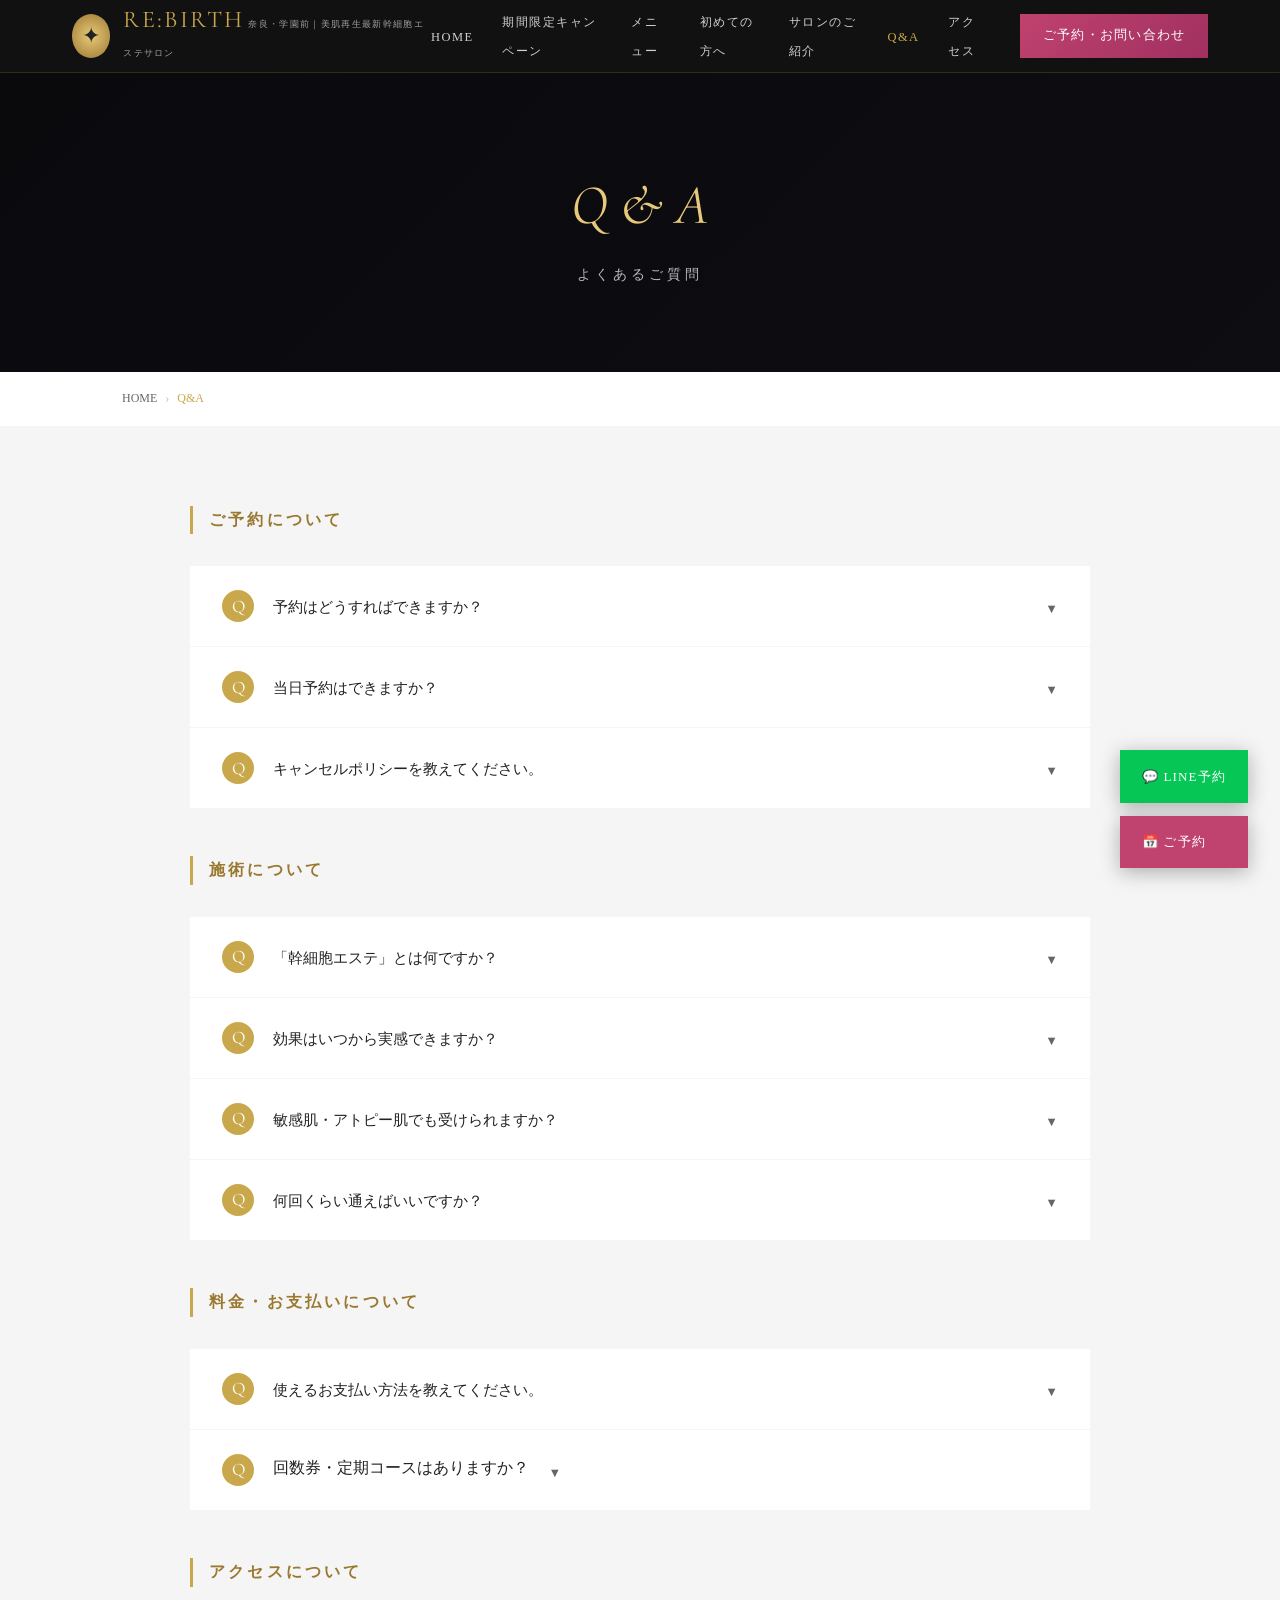
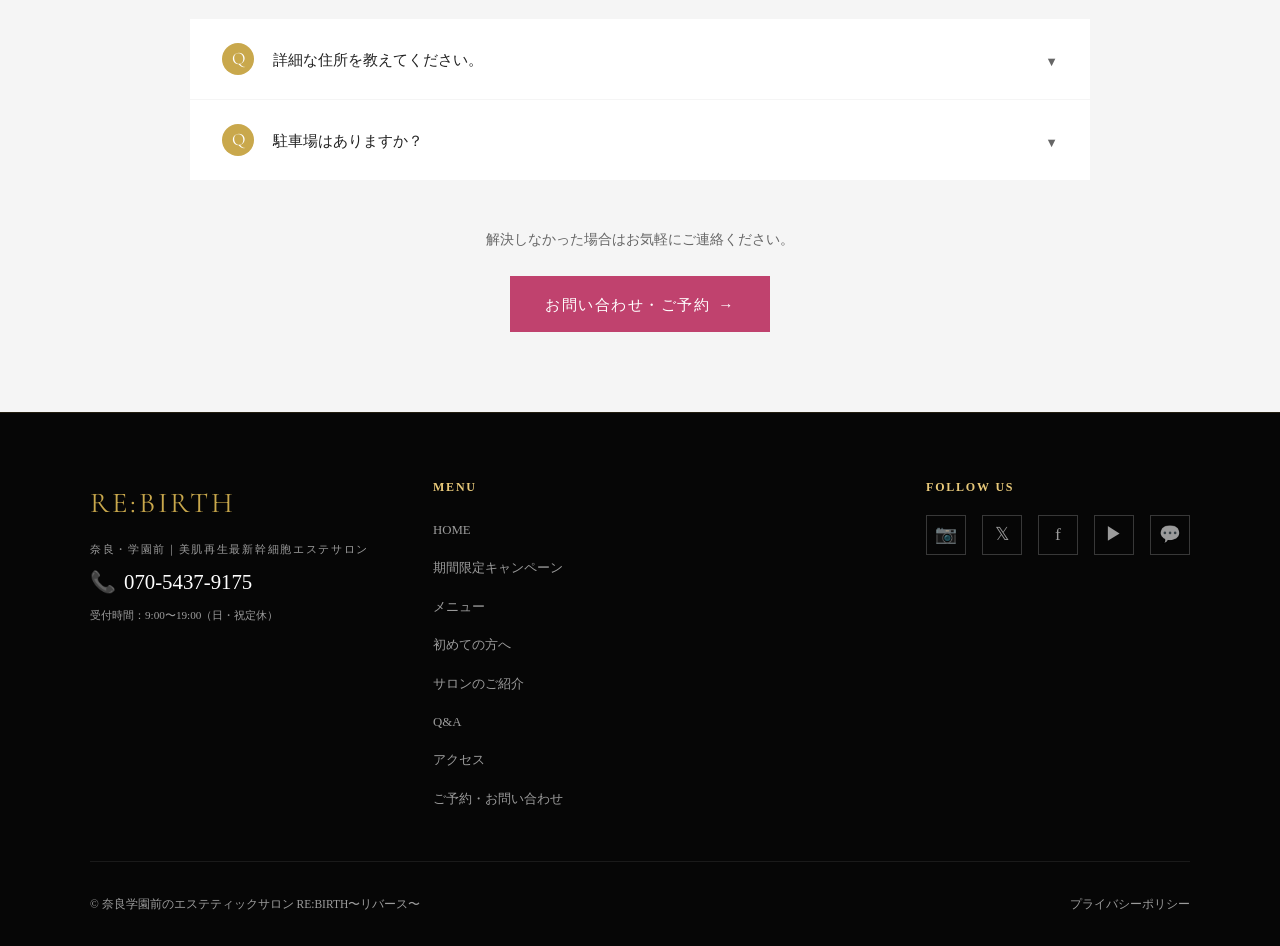
<file: qa.html>
<!DOCTYPE html>
<html lang="ja">
<head>
  <meta charset="UTF-8">
  <meta name="viewport" content="width=device-width, initial-scale=1.0">
  <title>よくあるご質問（Q&A）｜RE:BIRTH 奈良・学園前</title>
  <meta name="description" content="RE:BIRTHへのよくあるご質問。ご予約・施術・料金・アクセスなどについてまとめています。">
  <link rel="preconnect" href="https://fonts.googleapis.com">
  <link href="https://fonts.googleapis.com/css2?family=Cormorant+Garamond:ital,wght@0,400;0,500;1,400;1,500&display=swap" rel="stylesheet">
  <link rel="stylesheet" href="css/style.css">
  <style>
    .fade-in { opacity:0; transform:translateY(24px); transition:opacity .7s ease, transform .7s ease; }
    .fade-in.visible { opacity:1; transform:none; }
  </style>
</head>
<body class="page-top">

<header id="header">
  <div class="header-inner">
    <div class="header-logo">
      <a href="index.html">
        <div class="logo-mark">✦</div>
        <div class="logo-text">
          <span class="name">RE:BIRTH</span>
          <span class="tagline">奈良・学園前｜美肌再生最新幹細胞エステサロン</span>
        </div>
      </a>
    </div>
    <nav class="header-nav">
      <ul class="nav-links">
        <li><a href="index.html">HOME</a></li>
        <li><a href="campaign.html">期間限定キャンペーン</a></li>
        <li><a href="menu.html">メニュー</a></li>
        <li><a href="first-visit.html">初めての方へ</a></li>
        <li><a href="about.html">サロンのご紹介</a></li>
        <li><a href="qa.html" class="active">Q&amp;A</a></li>
        <li><a href="access.html">アクセス</a></li>
      </ul>
      <a href="contact.html" class="header-reserve">ご予約・お問い合わせ</a>
    </nav>
    <div class="hamburger"><span></span><span></span><span></span></div>
  </div>
</header>
<nav class="mobile-menu">
  <a href="index.html">🏠 HOME</a>
  <a href="campaign.html">🎁 期間限定キャンペーン</a>
  <a href="menu.html">📋 メニュー</a>
  <a href="first-visit.html">🌸 初めての方へ</a>
  <a href="about.html">✨ サロンのご紹介</a>
  <a href="qa.html">❓ Q&amp;A</a>
  <a href="access.html">📍 アクセス</a>
  <a href="contact.html" class="mobile-reserve">▶ ご予約・お問い合わせ</a>
</nav>

<div class="page-hero">
  <div class="page-hero-bg" style="background:linear-gradient(135deg,#0a0a15,#151525);"></div>
  <div class="page-hero-content">
    <span class="en-title">Q &amp; A</span>
    <span class="ja-title">よくあるご質問</span>
  </div>
</div>
<div class="breadcrumb">
  <a href="index.html">HOME</a><span class="sep">›</span>
  <span style="color:var(--gold);">Q&amp;A</span>
</div>

<section class="faq-section" style="padding:5rem 2rem;">
  <div class="faq-inner">

    <!-- ご予約について -->
    <div class="fade-in" style="margin-bottom:3rem;">
      <h2 style="font-size:1rem;letter-spacing:.2em;color:var(--gold-dark);border-left:3px solid var(--gold);padding-left:1rem;margin-bottom:2rem;">ご予約について</h2>
      <div class="faq-list">
        <div class="faq-item">
          <div class="faq-question"><div class="faq-q">Q</div><p class="faq-question-text">予約はどうすればできますか？</p><span class="faq-arrow">▼</span></div>
          <div class="faq-answer"><span class="faq-a-mark">A</span>公式LINE、またはお電話（070-5437-9175）にてご予約いただけます。公式LINEからのご予約が最もスムーズです。ご登録で1,000円OFFクーポンもプレゼント中です。</div>
        </div>
        <div class="faq-item">
          <div class="faq-question"><div class="faq-q">Q</div><p class="faq-question-text">当日予約はできますか？</p><span class="faq-arrow">▼</span></div>
          <div class="faq-answer"><span class="faq-a-mark">A</span>1日2組限定のため、当日予約は空き状況によります。公式LINEにてお問い合わせいただくか、お電話にてご確認ください。</div>
        </div>
        <div class="faq-item">
          <div class="faq-question"><div class="faq-q">Q</div><p class="faq-question-text">キャンセルポリシーを教えてください。</p><span class="faq-arrow">▼</span></div>
          <div class="faq-answer"><span class="faq-a-mark">A</span>前日18:00までのご連絡はキャンセル無料です。当日キャンセル・無断キャンセルの場合、施術料金の50%をキャンセル料としていただく場合がございます。</div>
        </div>
      </div>
    </div>

    <!-- 施術について -->
    <div class="fade-in" style="margin-bottom:3rem;">
      <h2 style="font-size:1rem;letter-spacing:.2em;color:var(--gold-dark);border-left:3px solid var(--gold);padding-left:1rem;margin-bottom:2rem;">施術について</h2>
      <div class="faq-list">
        <div class="faq-item">
          <div class="faq-question"><div class="faq-q">Q</div><p class="faq-question-text">「幹細胞エステ」とは何ですか？</p><span class="faq-arrow">▼</span></div>
          <div class="faq-answer"><span class="faq-a-mark">A</span>ヒト幹細胞から抽出した成長因子を含む美容液を使ったエステです。肌本来の再生力・修復力を高める働きがあり、透明感・ハリ・弾力の改善が期待できます。RE:BIRTHではリアボーテ社の最高峰ブランドを使用しています。</div>
        </div>
        <div class="faq-item">
          <div class="faq-question"><div class="faq-q">Q</div><p class="faq-question-text">効果はいつから実感できますか？</p><span class="faq-arrow">▼</span></div>
          <div class="faq-answer"><span class="faq-a-mark">A</span>多くの方が施術当日〜翌日にお肌のもちもち感や透明感の変化を実感されています。継続的な施術（月1〜2回）でより持続的な変化を実感いただけます。</div>
        </div>
        <div class="faq-item">
          <div class="faq-question"><div class="faq-q">Q</div><p class="faq-question-text">敏感肌・アトピー肌でも受けられますか？</p><span class="faq-arrow">▼</span></div>
          <div class="faq-answer"><span class="faq-a-mark">A</span>はい、敏感肌の方にも対応しています。事前カウンセリングでお肌の状態をしっかりと確認し、使用する製品・施術内容を個別に調整します。アトピー肌の方はご予約前にご相談ください。</div>
        </div>
        <div class="faq-item">
          <div class="faq-question"><div class="faq-q">Q</div><p class="faq-question-text">何回くらい通えばいいですか？</p><span class="faq-arrow">▼</span></div>
          <div class="faq-answer"><span class="faq-a-mark">A</span>お悩みの程度にもよりますが、まず3回を目安にお試しいただくことをおすすめしています。月1〜2回のペースで継続することで、肌の状態が安定し持続的な変化を実感いただけます。</div>
        </div>
      </div>
    </div>

    <!-- 料金・お支払いについて -->
    <div class="fade-in" style="margin-bottom:3rem;">
      <h2 style="font-size:1rem;letter-spacing:.2em;color:var(--gold-dark);border-left:3px solid var(--gold);padding-left:1rem;margin-bottom:2rem;">料金・お支払いについて</h2>
      <div class="faq-list">
        <div class="faq-item">
          <div class="faq-question"><div class="faq-q">Q</div><p class="faq-question-text">使えるお支払い方法を教えてください。</p><span class="faq-arrow">▼</span></div>
          <div class="faq-answer"><span class="faq-a-mark">A</span>Visa / Mastercard / UnionPay（銀聯） / 現金に対応しています。一部メニューは現金のみとなりますので、ご予約時にご確認ください。</div>
        </div>
        <div class="faq-item">
          <div class="faq-question"><div class="faq-q">Q</div><p class="faq-question-p">回数券・定期コースはありますか？</p><span class="faq-arrow">▼</span></div>
          <div class="faq-answer"><span class="faq-a-mark">A</span>はい、お得な回数券コースをご用意しています。詳しくは公式LINEまたはご来店時にスタッフにお尋ねください。</div>
        </div>
      </div>
    </div>

    <!-- アクセスについて -->
    <div class="fade-in" style="margin-bottom:3rem;">
      <h2 style="font-size:1rem;letter-spacing:.2em;color:var(--gold-dark);border-left:3px solid var(--gold);padding-left:1rem;margin-bottom:2rem;">アクセスについて</h2>
      <div class="faq-list">
        <div class="faq-item">
          <div class="faq-question"><div class="faq-q">Q</div><p class="faq-question-text">詳細な住所を教えてください。</p><span class="faq-arrow">▼</span></div>
          <div class="faq-answer"><span class="faq-a-mark">A</span>プライバシー保護のため、詳細な番地はご予約確認後にお伝えしています。最寄り駅は近鉄「学園前駅」です。奈良県奈良市学園大和町4丁目です。</div>
        </div>
        <div class="faq-item">
          <div class="faq-question"><div class="faq-q">Q</div><p class="faq-question-text">駐車場はありますか？</p><span class="faq-arrow">▼</span></div>
          <div class="faq-answer"><span class="faq-a-mark">A</span>はい、無料駐車場が1台分あります。お車でお越しの方はご予約時にお申し付けください。</div>
        </div>
      </div>
    </div>

    <div class="text-center fade-in">
      <p style="font-size:.85rem;color:var(--text-light);margin-bottom:1.5rem;">解決しなかった場合はお気軽にご連絡ください。</p>
      <a href="contact.html" class="btn btn-pink btn-arrow">お問い合わせ・ご予約</a>
    </div>
  </div>
</section>

<footer id="footer">
  <div class="footer-inner">
    <div class="footer-top">
      <div class="footer-brand">
        <span class="logo-name">RE:BIRTH</span>
        <span class="logo-tag">奈良・学園前｜美肌再生最新幹細胞エステサロン</span>
        <div class="phone">📞 <a href="tel:07054379175" style="color:#fff;">070-5437-9175</a></div>
        <p class="phone-note">受付時間：9:00〜19:00（日・祝定休）</p>
      </div>
      <div class="footer-nav">
        <h4>MENU</h4>
        <ul>
          <li><a href="index.html">HOME</a></li>
          <li><a href="campaign.html">期間限定キャンペーン</a></li>
          <li><a href="menu.html">メニュー</a></li>
          <li><a href="first-visit.html">初めての方へ</a></li>
          <li><a href="about.html">サロンのご紹介</a></li>
          <li><a href="qa.html">Q&amp;A</a></li>
          <li><a href="access.html">アクセス</a></li>
          <li><a href="contact.html">ご予約・お問い合わせ</a></li>
        </ul>
      </div>
      <div class="footer-sns">
        <h4>FOLLOW US</h4>
        <div class="sns-icons">
          <a href="#" class="sns-icon">📷</a><a href="#" class="sns-icon">𝕏</a>
          <a href="#" class="sns-icon">f</a><a href="#" class="sns-icon">▶</a>
          <a href="#" class="sns-icon">💬</a>
        </div>
      </div>
    </div>
    <div class="footer-bottom">
      <p>© 奈良学園前のエステティックサロン RE:BIRTH〜リバース〜</p>
      <p><a href="#">プライバシーポリシー</a></p>
    </div>
  </div>
</footer>
<div class="floating-cta">
  <a href="https://page.line.me/954miweg" class="floating-btn floating-btn-line" target="_blank" rel="noopener">💬 LINE予約</a>
  <a href="contact.html" class="floating-btn floating-btn-reserve">📅 ご予約</a>
</div>
<script src="js/main.js"></script>
</body>
</html>
</file>
<file: css/style.css>
/* ============================
   RE:BIRTH - Base Styles
   ============================ */

:root {
  --black: #0a0a0a;
  --gold: #c9a84c;
  --gold-light: #e8c97a;
  --gold-dark: #9a7830;
  --pink: #c0426e;
  --pink-hover: #a03060;
  --white: #ffffff;
  --gray: #f5f5f5;
  --text: #222222;
  --text-light: #666666;
  --marble: #fafafa;
}

*, *::before, *::after { box-sizing: border-box; margin: 0; padding: 0; }

html { font-size: 16px; scroll-behavior: smooth; }

body {
  font-family: 'Hiragino Mincho ProN', 'Yu Mincho', 'ヒラギノ明朝 ProN', serif;
  color: var(--text);
  background: var(--white);
  line-height: 1.8;
}

img { max-width: 100%; height: auto; display: block; }
a { color: inherit; text-decoration: none; }
ul { list-style: none; }

/* ============================
   Typography
   ============================ */
.en { font-family: 'Cormorant Garamond', 'Times New Roman', serif; font-style: italic; }
.section-title {
  text-align: center;
  margin-bottom: 3rem;
}
.section-title .ja {
  font-size: clamp(1.4rem, 3vw, 2rem);
  font-weight: 400;
  letter-spacing: 0.15em;
  display: block;
}
.section-title .en-sub {
  font-family: 'Cormorant Garamond', serif;
  font-style: italic;
  font-size: clamp(0.85rem, 2vw, 1.1rem);
  color: var(--gold);
  letter-spacing: 0.2em;
  display: block;
  margin-top: 0.3rem;
}
.section-title .line {
  display: block;
  width: 50px;
  height: 1px;
  background: linear-gradient(90deg, transparent, var(--gold), transparent);
  margin: 1rem auto 0;
}

/* ============================
   Buttons
   ============================ */
.btn {
  display: inline-flex;
  align-items: center;
  gap: 0.5rem;
  padding: 0.9rem 2.2rem;
  font-size: 0.95rem;
  letter-spacing: 0.1em;
  cursor: pointer;
  transition: all 0.3s ease;
  border: none;
  font-family: inherit;
}
.btn-pink {
  background: var(--pink);
  color: var(--white);
}
.btn-pink:hover { background: var(--pink-hover); transform: translateY(-2px); box-shadow: 0 6px 20px rgba(192,66,110,0.3); }

.btn-gold {
  background: linear-gradient(135deg, var(--gold-dark), var(--gold), var(--gold-light), var(--gold));
  color: var(--white);
  font-weight: 500;
}
.btn-gold:hover { transform: translateY(-2px); box-shadow: 0 6px 20px rgba(201,168,76,0.4); }

.btn-outline-gold {
  background: transparent;
  color: var(--gold);
  border: 1px solid var(--gold);
}
.btn-outline-gold:hover { background: var(--gold); color: var(--white); }

.btn-arrow::after { content: '→'; font-style: normal; }

/* ============================
   Header
   ============================ */
#header {
  position: fixed;
  top: 0; left: 0; right: 0;
  z-index: 1000;
  background: rgba(10,10,10,0.97);
  backdrop-filter: blur(8px);
  border-bottom: 1px solid rgba(201,168,76,0.2);
  transition: all 0.3s ease;
}
.header-inner {
  max-width: 1200px;
  margin: 0 auto;
  padding: 0 2rem;
  height: 72px;
  display: flex;
  align-items: center;
  justify-content: space-between;
}
.header-logo a {
  display: flex;
  align-items: center;
  gap: 0.8rem;
}
.header-logo .logo-mark {
  width: 44px;
  height: 44px;
  background: radial-gradient(circle, var(--gold-light), var(--gold-dark));
  border-radius: 50%;
  display: flex;
  align-items: center;
  justify-content: center;
  font-size: 1.4rem;
}
.header-logo .logo-text .name {
  font-family: 'Cormorant Garamond', serif;
  font-size: 1.5rem;
  color: var(--gold);
  letter-spacing: 0.1em;
  line-height: 1.1;
}
.header-logo .logo-text .tagline {
  font-size: 0.55rem;
  color: rgba(255,255,255,0.6);
  letter-spacing: 0.15em;
}

/* PC Nav */
.header-nav { display: flex; align-items: center; gap: 2rem; }
.header-nav .nav-links { display: flex; gap: 1.8rem; align-items: center; }
.header-nav .nav-links a {
  color: rgba(255,255,255,0.8);
  font-size: 0.78rem;
  letter-spacing: 0.12em;
  transition: color 0.2s;
  position: relative;
  padding-bottom: 2px;
}
.header-nav .nav-links a::after {
  content: '';
  position: absolute;
  bottom: 0; left: 0;
  width: 0; height: 1px;
  background: var(--gold);
  transition: width 0.3s;
}
.header-nav .nav-links a:hover { color: var(--gold); }
.header-nav .nav-links a:hover::after { width: 100%; }
.header-nav .nav-links a.active { color: var(--gold); }

.header-reserve {
  background: linear-gradient(135deg, var(--pink), var(--pink-hover));
  color: var(--white);
  padding: 0.65rem 1.4rem;
  font-size: 0.8rem;
  letter-spacing: 0.1em;
  transition: all 0.3s;
  white-space: nowrap;
}
.header-reserve:hover { transform: translateY(-1px); box-shadow: 0 4px 15px rgba(192,66,110,0.4); }

/* Mobile hamburger */
.hamburger {
  display: none;
  flex-direction: column;
  gap: 5px;
  cursor: pointer;
  padding: 4px;
}
.hamburger span {
  display: block;
  width: 24px;
  height: 1.5px;
  background: var(--white);
  transition: all 0.3s;
}
.hamburger.open span:nth-child(1) { transform: rotate(45deg) translate(5px, 5px); }
.hamburger.open span:nth-child(2) { opacity: 0; }
.hamburger.open span:nth-child(3) { transform: rotate(-45deg) translate(5px, -5px); }

/* Mobile menu */
.mobile-menu {
  display: none;
  position: fixed;
  top: 72px; left: 0; right: 0; bottom: 0;
  background: rgba(10,10,10,0.98);
  z-index: 999;
  padding: 2rem;
  flex-direction: column;
  gap: 0;
  overflow-y: auto;
}
.mobile-menu.open { display: flex; }
.mobile-menu a {
  color: var(--white);
  font-size: 1rem;
  letter-spacing: 0.15em;
  padding: 1.2rem 0;
  border-bottom: 1px solid rgba(201,168,76,0.15);
  display: flex;
  align-items: center;
  gap: 0.8rem;
}
.mobile-menu a:hover { color: var(--gold); }
.mobile-menu .mobile-reserve {
  margin-top: 2rem;
  background: var(--pink);
  color: var(--white);
  padding: 1rem;
  text-align: center;
  letter-spacing: 0.15em;
  font-size: 1rem;
}

/* ============================
   Page top spacing
   ============================ */
.page-top { padding-top: 72px; }

/* ============================
   Hero (HOME)
   ============================ */
.hero {
  position: relative;
  height: 100vh;
  min-height: 600px;
  overflow: hidden;
  background: var(--black);
}
.hero-slides { position: relative; width: 100%; height: 100%; }
.hero-slide {
  position: absolute;
  inset: 0;
  opacity: 0;
  transition: opacity 1.2s ease;
}
.hero-slide.active { opacity: 1; }
.hero-slide-bg {
  position: absolute;
  inset: 0;
  background-size: cover;
  background-position: center;
  transform: scale(1.05);
  transition: transform 6s ease;
}
.hero-slide.active .hero-slide-bg { transform: scale(1); }
.hero-slide-bg::after {
  content: '';
  position: absolute;
  inset: 0;
  background: linear-gradient(135deg, rgba(0,0,0,0.7) 0%, rgba(0,0,0,0.3) 60%, rgba(0,0,0,0.5) 100%);
}
.hero-content {
  position: absolute;
  inset: 0;
  display: flex;
  align-items: center;
  padding: 2rem 5%;
  z-index: 2;
}
.hero-text { max-width: 560px; }
.hero-text .catch-en {
  font-family: 'Cormorant Garamond', serif;
  font-size: clamp(1rem, 2.5vw, 1.4rem);
  color: var(--gold-light);
  letter-spacing: 0.2em;
  font-style: italic;
  display: block;
  margin-bottom: 1rem;
  text-shadow: 0 2px 8px rgba(0,0,0,0.5);
}
.hero-text .catch-ja {
  font-size: clamp(1.8rem, 4vw, 3rem);
  color: var(--white);
  font-weight: 400;
  letter-spacing: 0.1em;
  line-height: 1.4;
  text-shadow: 0 2px 12px rgba(0,0,0,0.6);
  display: block;
  margin-bottom: 1.5rem;
}
.hero-text .catch-ja span { color: var(--gold-light); }
.hero-text .hero-desc {
  color: rgba(255,255,255,0.85);
  font-size: clamp(0.82rem, 1.5vw, 0.95rem);
  line-height: 2;
  margin-bottom: 2rem;
  text-shadow: 0 1px 4px rgba(0,0,0,0.5);
}
.hero-cta { display: flex; gap: 1rem; flex-wrap: wrap; }
.hero-badges {
  position: absolute;
  bottom: 3rem;
  right: 5%;
  display: flex;
  flex-direction: column;
  gap: 0.8rem;
  z-index: 2;
}
.hero-badge {
  background: rgba(201,168,76,0.15);
  border: 1px solid rgba(201,168,76,0.4);
  backdrop-filter: blur(8px);
  padding: 0.8rem 1.4rem;
  text-align: center;
  color: var(--white);
}
.hero-badge .num {
  font-family: 'Cormorant Garamond', serif;
  font-size: 2rem;
  color: var(--gold-light);
  line-height: 1;
  display: block;
}
.hero-badge .label { font-size: 0.72rem; letter-spacing: 0.1em; opacity: 0.85; }

.hero-scroll {
  position: absolute;
  bottom: 2rem;
  left: 50%;
  transform: translateX(-50%);
  z-index: 2;
  display: flex;
  flex-direction: column;
  align-items: center;
  gap: 0.5rem;
  color: rgba(255,255,255,0.6);
  font-size: 0.7rem;
  letter-spacing: 0.2em;
}
.hero-scroll .scroll-line {
  width: 1px;
  height: 50px;
  background: linear-gradient(to bottom, var(--gold), transparent);
  animation: scrollDown 1.8s ease infinite;
}
@keyframes scrollDown { 0%,100%{opacity:0;transform:scaleY(0);transform-origin:top} 50%{opacity:1;transform:scaleY(1)} }

/* Slide dots */
.hero-dots {
  position: absolute;
  bottom: 2rem;
  right: 5%;
  z-index: 3;
  display: none;
}

/* ============================
   Notice Bar
   ============================ */
.notice-bar {
  background: var(--black);
  border-bottom: 1px solid rgba(201,168,76,0.2);
  padding: 0.8rem 0;
  overflow: hidden;
}
.notice-bar-inner {
  max-width: 1200px;
  margin: 0 auto;
  padding: 0 2rem;
  display: flex;
  align-items: center;
  gap: 2rem;
}
.notice-tag {
  background: var(--gold);
  color: var(--white);
  font-size: 0.7rem;
  padding: 0.2rem 0.8rem;
  letter-spacing: 0.1em;
  white-space: nowrap;
  flex-shrink: 0;
}
.notice-text {
  color: rgba(255,255,255,0.8);
  font-size: 0.82rem;
  letter-spacing: 0.05em;
}
.notice-text a { color: var(--gold-light); text-decoration: underline; }

/* ============================
   Reasons / Trust
   ============================ */
.reasons {
  padding: 6rem 2rem;
  background: var(--black);
  color: var(--white);
}
.reasons-grid {
  max-width: 1100px;
  margin: 0 auto;
  display: grid;
  grid-template-columns: repeat(3, 1fr);
  gap: 2rem;
}
.reason-card {
  text-align: center;
  padding: 2.5rem 1.5rem;
  border: 1px solid rgba(201,168,76,0.2);
  position: relative;
  transition: border-color 0.3s;
}
.reason-card:hover { border-color: var(--gold); }
.reason-num {
  font-family: 'Cormorant Garamond', serif;
  font-size: 3.5rem;
  color: rgba(201,168,76,0.2);
  line-height: 1;
  position: absolute;
  top: 1rem;
  left: 1.5rem;
}
.reason-icon { font-size: 2.5rem; margin-bottom: 1rem; }
.reason-title {
  font-size: 1rem;
  letter-spacing: 0.1em;
  color: var(--gold-light);
  margin-bottom: 0.8rem;
}
.reason-desc { font-size: 0.85rem; color: rgba(255,255,255,0.7); line-height: 1.9; }

/* ============================
   Campaign Banner (HOME)
   ============================ */
.home-campaign {
  padding: 6rem 2rem;
  background: linear-gradient(135deg, #1a1a1a 0%, #0a0a0a 50%, #1a1a1a 100%);
  color: var(--white);
}
.home-campaign .section-title .ja { color: var(--white); }
.campaign-cards {
  max-width: 1100px;
  margin: 0 auto;
  display: grid;
  grid-template-columns: repeat(2, 1fr);
  gap: 2rem;
}
.campaign-card {
  background: rgba(201,168,76,0.05);
  border: 1px solid rgba(201,168,76,0.25);
  overflow: hidden;
  transition: transform 0.3s, border-color 0.3s;
}
.campaign-card:hover { transform: translateY(-4px); border-color: var(--gold); }
.campaign-card-img {
  height: 220px;
  background: linear-gradient(135deg, #2a2a2a, #1a1a1a);
  display: flex;
  align-items: center;
  justify-content: center;
  font-size: 4rem;
}
.campaign-card-body { padding: 1.8rem; }
.campaign-card-tag {
  background: var(--pink);
  color: var(--white);
  font-size: 0.68rem;
  padding: 0.25rem 0.8rem;
  letter-spacing: 0.1em;
  display: inline-block;
  margin-bottom: 0.8rem;
}
.campaign-card-title { font-size: 1.15rem; letter-spacing: 0.05em; margin-bottom: 1rem; color: var(--white); }
.campaign-price {
  display: flex;
  align-items: baseline;
  gap: 1rem;
  margin-bottom: 1.2rem;
  flex-wrap: wrap;
}
.campaign-price .original {
  color: rgba(255,255,255,0.4);
  font-size: 0.85rem;
  text-decoration: line-through;
}
.campaign-price .sale {
  color: var(--gold-light);
  font-size: 1.6rem;
  font-family: 'Cormorant Garamond', serif;
}
.campaign-price .tax { font-size: 0.75rem; color: rgba(255,255,255,0.5); }

/* ============================
   Services Grid (HOME)
   ============================ */
.home-services {
  padding: 6rem 2rem;
  background: var(--marble);
}
.services-grid {
  max-width: 1200px;
  margin: 0 auto;
  display: grid;
  grid-template-columns: repeat(4, 1fr);
  gap: 0;
}
.service-item {
  position: relative;
  overflow: hidden;
  aspect-ratio: 3/4;
  cursor: pointer;
}
.service-item-bg {
  position: absolute;
  inset: 0;
  background-size: cover;
  background-position: center;
  transition: transform 0.6s ease;
}
.service-item:hover .service-item-bg { transform: scale(1.06); }
.service-item-overlay {
  position: absolute;
  inset: 0;
  background: linear-gradient(to top, rgba(0,0,0,0.85) 0%, rgba(0,0,0,0.2) 50%, rgba(0,0,0,0.1) 100%);
  transition: background 0.3s;
}
.service-item:hover .service-item-overlay { background: linear-gradient(to top, rgba(0,0,0,0.9) 0%, rgba(0,0,0,0.4) 50%, rgba(0,0,0,0.15) 100%); }
.service-item-body {
  position: absolute;
  bottom: 0;
  left: 0;
  right: 0;
  padding: 1.5rem;
  color: var(--white);
}
.service-item-en {
  font-family: 'Cormorant Garamond', serif;
  font-style: italic;
  font-size: 1.5rem;
  color: var(--gold-light);
  display: block;
  margin-bottom: 0.3rem;
}
.service-item-ja { font-size: 0.85rem; letter-spacing: 0.15em; display: block; margin-bottom: 0.5rem; }
.service-item-desc { font-size: 0.75rem; color: rgba(255,255,255,0.7); line-height: 1.7; margin-bottom: 1rem; }
.service-item-link {
  font-size: 0.75rem;
  color: var(--gold-light);
  letter-spacing: 0.1em;
  display: flex;
  align-items: center;
  gap: 0.5rem;
  opacity: 0;
  transform: translateY(8px);
  transition: all 0.3s;
}
.service-item:hover .service-item-link { opacity: 1; transform: translateY(0); }

/* ============================
   Video Section
   ============================ */
.video-section {
  padding: 6rem 2rem;
  background: var(--black);
  color: var(--white);
}
.video-wrapper {
  max-width: 900px;
  margin: 0 auto;
}
.video-lead {
  text-align: center;
  color: rgba(255,255,255,0.7);
  font-size: 0.9rem;
  margin-bottom: 2rem;
  letter-spacing: 0.05em;
}
.video-container {
  position: relative;
  aspect-ratio: 16/9;
  background: #111;
  overflow: hidden;
}
.video-container iframe { position: absolute; inset: 0; width: 100%; height: 100%; }

/* ============================
   Testimonials
   ============================ */
.testimonials {
  padding: 6rem 2rem;
  background: var(--marble);
}
.testimonials-grid {
  max-width: 1100px;
  margin: 0 auto;
  display: grid;
  grid-template-columns: repeat(3, 1fr);
  gap: 1.5rem;
}
.testimonial-card {
  background: var(--white);
  padding: 2rem;
  border-bottom: 3px solid var(--gold);
  box-shadow: 0 4px 20px rgba(0,0,0,0.06);
}
.testimonial-header { display: flex; align-items: center; gap: 1rem; margin-bottom: 1rem; }
.testimonial-avatar {
  width: 48px;
  height: 48px;
  border-radius: 50%;
  background: linear-gradient(135deg, var(--gold-dark), var(--gold-light));
  display: flex;
  align-items: center;
  justify-content: center;
  font-size: 1.3rem;
  flex-shrink: 0;
}
.testimonial-info .name { font-size: 0.9rem; font-weight: 500; }
.testimonial-info .date { font-size: 0.72rem; color: var(--text-light); }
.testimonial-stars { color: #f5a623; font-size: 0.85rem; letter-spacing: 2px; }
.testimonial-text { font-size: 0.85rem; line-height: 1.9; color: var(--text); }
.testimonial-platform {
  margin-top: 0.8rem;
  display: flex;
  align-items: center;
  gap: 0.4rem;
  font-size: 0.72rem;
  color: var(--text-light);
}
.g-icon {
  width: 16px;
  height: 16px;
  background: #4285f4;
  border-radius: 2px;
  display: inline-flex;
  align-items: center;
  justify-content: center;
  color: white;
  font-size: 0.6rem;
  font-family: Arial;
  font-weight: bold;
}

/* ============================
   Blog (HOME teaser)
   ============================ */
.home-blog {
  padding: 6rem 2rem;
  background: var(--white);
}
.blog-grid {
  max-width: 1100px;
  margin: 0 auto;
  display: grid;
  grid-template-columns: repeat(3, 1fr);
  gap: 2rem;
  margin-bottom: 3rem;
}
.blog-card {
  border-bottom: 1px solid #e8e8e8;
  transition: transform 0.3s;
}
.blog-card:hover { transform: translateY(-4px); }
.blog-card-img {
  aspect-ratio: 16/9;
  background: linear-gradient(135deg, #f0e8d0, #e8d8b0);
  display: flex;
  align-items: center;
  justify-content: center;
  font-size: 3rem;
  margin-bottom: 1rem;
  overflow: hidden;
}
.blog-card-img img { width: 100%; height: 100%; object-fit: cover; }
.blog-card-tag {
  font-size: 0.68rem;
  color: var(--pink);
  letter-spacing: 0.1em;
  margin-bottom: 0.5rem;
}
.blog-card-title { font-size: 0.9rem; line-height: 1.6; margin-bottom: 0.5rem; }
.blog-card-date { font-size: 0.72rem; color: var(--text-light); }

/* ============================
   LINE CTA
   ============================ */
.line-cta {
  padding: 4rem 2rem;
  background: linear-gradient(135deg, #0a0a0a, #1a1a1a);
  text-align: center;
  color: var(--white);
}
.line-cta-inner { max-width: 700px; margin: 0 auto; }
.line-cta .coupon-badge {
  display: inline-block;
  background: linear-gradient(135deg, var(--gold-dark), var(--gold));
  color: var(--white);
  font-size: 0.85rem;
  padding: 0.4rem 1.5rem;
  letter-spacing: 0.1em;
  margin-bottom: 1.5rem;
}
.line-cta h2 { font-size: clamp(1.3rem, 3vw, 1.8rem); margin-bottom: 0.8rem; letter-spacing: 0.1em; }
.line-cta p { color: rgba(255,255,255,0.7); font-size: 0.9rem; margin-bottom: 2rem; }
.line-btn {
  display: inline-flex;
  align-items: center;
  gap: 0.8rem;
  background: #06C755;
  color: var(--white);
  padding: 1rem 2.5rem;
  font-size: 1rem;
  letter-spacing: 0.1em;
  transition: all 0.3s;
  font-family: inherit;
}
.line-btn:hover { background: #05b04d; transform: translateY(-2px); box-shadow: 0 6px 20px rgba(6,199,85,0.3); }
.line-icon { font-size: 1.4rem; }

/* ============================
   Access Bar
   ============================ */
.access-bar {
  padding: 5rem 2rem;
  background: var(--black);
  color: var(--white);
}
.access-inner {
  max-width: 1100px;
  margin: 0 auto;
  display: grid;
  grid-template-columns: 1fr 1fr;
  gap: 4rem;
  align-items: start;
}
.access-info h3 {
  font-size: 1.1rem;
  letter-spacing: 0.15em;
  color: var(--gold-light);
  margin-bottom: 2rem;
}
.access-list { display: flex; flex-direction: column; gap: 0.8rem; }
.access-list li {
  display: flex;
  gap: 1rem;
  font-size: 0.88rem;
  color: rgba(255,255,255,0.8);
  padding-bottom: 0.8rem;
  border-bottom: 1px solid rgba(255,255,255,0.08);
}
.access-list li .label {
  color: var(--gold-light);
  min-width: 80px;
  flex-shrink: 0;
  font-size: 0.8rem;
}
.hours-table { width: 100%; border-collapse: collapse; margin-top: 1rem; }
.hours-table th, .hours-table td {
  padding: 0.6rem 0.4rem;
  text-align: center;
  font-size: 0.75rem;
  border: 1px solid rgba(255,255,255,0.1);
}
.hours-table th { background: rgba(201,168,76,0.15); color: var(--gold-light); }
.hours-table td { color: rgba(255,255,255,0.8); }
.hours-table .closed { color: rgba(255,255,255,0.3); }
.map-container {
  aspect-ratio: 4/3;
  background: #1a1a1a;
  border: 1px solid rgba(201,168,76,0.2);
  overflow: hidden;
}
.map-container iframe { width: 100%; height: 100%; border: none; }

/* ============================
   Footer
   ============================ */
#footer {
  background: #060606;
  color: rgba(255,255,255,0.6);
  padding: 4rem 2rem 2rem;
  border-top: 1px solid rgba(201,168,76,0.15);
}
.footer-inner {
  max-width: 1100px;
  margin: 0 auto;
}
.footer-top {
  display: grid;
  grid-template-columns: auto 1fr auto;
  gap: 4rem;
  align-items: start;
  padding-bottom: 3rem;
  border-bottom: 1px solid rgba(255,255,255,0.08);
  margin-bottom: 2rem;
}
.footer-brand .logo-name {
  font-family: 'Cormorant Garamond', serif;
  font-size: 1.8rem;
  color: var(--gold);
  letter-spacing: 0.1em;
  display: block;
  margin-bottom: 0.3rem;
}
.footer-brand .logo-tag {
  font-size: 0.7rem;
  letter-spacing: 0.15em;
  margin-bottom: 1rem;
}
.footer-brand .phone {
  display: flex;
  align-items: center;
  gap: 0.5rem;
  font-size: 1.3rem;
  color: var(--white);
  margin-bottom: 0.3rem;
}
.footer-brand .phone-note { font-size: 0.7rem; }
.footer-nav h4 { color: var(--gold-light); font-size: 0.75rem; letter-spacing: 0.15em; margin-bottom: 1rem; }
.footer-nav ul { display: flex; flex-direction: column; gap: 0.6rem; }
.footer-nav ul a { font-size: 0.8rem; transition: color 0.2s; }
.footer-nav ul a:hover { color: var(--gold-light); }
.footer-sns h4 { color: var(--gold-light); font-size: 0.75rem; letter-spacing: 0.15em; margin-bottom: 1rem; }
.sns-icons { display: flex; gap: 1rem; flex-wrap: wrap; }
.sns-icon {
  width: 40px;
  height: 40px;
  border: 1px solid rgba(255,255,255,0.2);
  display: flex;
  align-items: center;
  justify-content: center;
  font-size: 1.1rem;
  transition: all 0.3s;
  text-decoration: none;
}
.sns-icon:hover { border-color: var(--gold); color: var(--gold); }
.footer-bottom {
  display: flex;
  justify-content: space-between;
  align-items: center;
  font-size: 0.72rem;
  flex-wrap: wrap;
  gap: 1rem;
}

/* ============================
   Page Hero (inner pages)
   ============================ */
.page-hero {
  height: 300px;
  background: var(--black);
  display: flex;
  align-items: center;
  justify-content: center;
  position: relative;
  overflow: hidden;
}
.page-hero-bg {
  position: absolute;
  inset: 0;
  background-size: cover;
  background-position: center;
  opacity: 0.3;
}
.page-hero-content { position: relative; text-align: center; color: var(--white); }
.page-hero-content .en-title {
  font-family: 'Cormorant Garamond', serif;
  font-style: italic;
  font-size: clamp(2rem, 5vw, 3.5rem);
  color: var(--gold-light);
  display: block;
  margin-bottom: 0.3rem;
}
.page-hero-content .ja-title {
  font-size: 0.85rem;
  letter-spacing: 0.3em;
  opacity: 0.7;
}
.breadcrumb {
  max-width: 1100px;
  margin: 0 auto;
  padding: 1rem 2rem;
  display: flex;
  gap: 0.5rem;
  align-items: center;
  font-size: 0.75rem;
  color: var(--text-light);
}
.breadcrumb a { color: var(--text-light); transition: color 0.2s; }
.breadcrumb a:hover { color: var(--gold); }
.breadcrumb .sep { opacity: 0.4; }

/* ============================
   Menu Page
   ============================ */
.menu-page { padding: 5rem 2rem; }
.menu-page-inner { max-width: 1100px; margin: 0 auto; }
.menu-category { margin-bottom: 5rem; }
.menu-category-header {
  display: flex;
  align-items: center;
  gap: 2rem;
  margin-bottom: 3rem;
  padding-bottom: 1.5rem;
  border-bottom: 1px solid #e0d0a0;
}
.menu-category-header .cat-icon { font-size: 3rem; }
.menu-category-header .cat-en {
  font-family: 'Cormorant Garamond', serif;
  font-style: italic;
  font-size: 2rem;
  color: var(--gold);
  display: block;
}
.menu-category-header .cat-ja { font-size: 0.85rem; letter-spacing: 0.15em; color: var(--text-light); }
.menu-items { display: flex; flex-direction: column; gap: 1.5rem; }
.menu-item {
  display: grid;
  grid-template-columns: 1fr auto;
  gap: 2rem;
  padding: 2rem;
  background: var(--gray);
  align-items: center;
  transition: box-shadow 0.3s;
}
.menu-item:hover { box-shadow: 0 4px 20px rgba(0,0,0,0.08); }
.menu-item-name { font-size: 1rem; letter-spacing: 0.05em; margin-bottom: 0.5rem; }
.menu-item-desc { font-size: 0.82rem; color: var(--text-light); line-height: 1.8; }
.menu-item-tag {
  display: inline-block;
  font-size: 0.65rem;
  padding: 0.15rem 0.6rem;
  margin-bottom: 0.5rem;
  letter-spacing: 0.1em;
}
.tag-popular { background: var(--pink); color: var(--white); }
.tag-new { background: var(--gold); color: var(--white); }
.menu-item-price { text-align: right; flex-shrink: 0; }
.menu-item-price .time { font-size: 0.75rem; color: var(--text-light); margin-bottom: 0.3rem; }
.menu-item-price .price { font-size: 1.4rem; font-family: 'Cormorant Garamond', serif; color: var(--gold-dark); }
.menu-item-price .tax { font-size: 0.7rem; color: var(--text-light); }

/* ============================
   Campaign Page
   ============================ */
.campaign-page { padding: 5rem 2rem; background: var(--black); color: var(--white); min-height: 60vh; }
.campaign-page-inner { max-width: 1000px; margin: 0 auto; }
.campaign-section { margin-bottom: 5rem; }
.campaign-section-box {
  border: 1px solid rgba(201,168,76,0.3);
  overflow: hidden;
}
.campaign-section-header {
  background: linear-gradient(135deg, rgba(201,168,76,0.15), rgba(201,168,76,0.05));
  padding: 2rem 2.5rem;
  border-bottom: 1px solid rgba(201,168,76,0.2);
}
.campaign-section-header .period {
  font-size: 0.75rem;
  color: var(--gold-light);
  letter-spacing: 0.1em;
  margin-bottom: 0.5rem;
}
.campaign-section-header h2 { font-size: clamp(1.2rem, 2.5vw, 1.6rem); letter-spacing: 0.05em; }
.campaign-section-body { padding: 2.5rem; }
.campaign-detail {
  display: grid;
  grid-template-columns: 1fr 1fr;
  gap: 3rem;
  align-items: center;
}
.campaign-img-placeholder {
  aspect-ratio: 4/3;
  background: linear-gradient(135deg, #1a1a1a, #2a2a2a);
  display: flex;
  align-items: center;
  justify-content: center;
  font-size: 5rem;
}
.campaign-info .menu-label {
  font-size: 0.75rem;
  color: var(--gold-light);
  letter-spacing: 0.15em;
  margin-bottom: 1rem;
}
.campaign-info .includes { margin-bottom: 1.5rem; }
.campaign-info .includes li {
  font-size: 0.85rem;
  color: rgba(255,255,255,0.8);
  padding: 0.4rem 0;
  padding-left: 1.2rem;
  position: relative;
  line-height: 1.6;
}
.campaign-info .includes li::before {
  content: '✓';
  color: var(--gold);
  position: absolute;
  left: 0;
  font-size: 0.75rem;
}
.campaign-price-box {
  background: rgba(201,168,76,0.08);
  border: 1px solid rgba(201,168,76,0.2);
  padding: 1.5rem;
  margin-bottom: 1.5rem;
}
.campaign-price-box .label { font-size: 0.75rem; color: rgba(255,255,255,0.5); margin-bottom: 0.3rem; }
.campaign-price-box .original-price { font-size: 0.9rem; color: rgba(255,255,255,0.4); text-decoration: line-through; margin-bottom: 0.5rem; }
.campaign-price-box .sale-price { font-size: 2rem; font-family: 'Cormorant Garamond', serif; color: var(--gold-light); line-height: 1.2; }
.campaign-price-box .sale-price span { font-size: 0.85rem; }
.campaign-price-box .note { font-size: 0.72rem; color: rgba(255,255,255,0.4); margin-top: 0.5rem; }

/* ============================
   First Visit Page
   ============================ */
.first-visit-page { padding: 5rem 2rem; }
.first-visit-inner { max-width: 900px; margin: 0 auto; }
.steps { display: flex; flex-direction: column; gap: 0; margin-bottom: 5rem; }
.step {
  display: grid;
  grid-template-columns: 100px 1fr;
  gap: 2rem;
  position: relative;
  padding-bottom: 3rem;
}
.step:not(:last-child)::after {
  content: '';
  position: absolute;
  left: 50px;
  top: 80px;
  bottom: 0;
  width: 1px;
  background: linear-gradient(to bottom, var(--gold), transparent);
}
.step-num {
  display: flex;
  flex-direction: column;
  align-items: center;
  gap: 0.5rem;
}
.step-circle {
  width: 64px;
  height: 64px;
  border-radius: 50%;
  background: linear-gradient(135deg, var(--gold-dark), var(--gold));
  display: flex;
  align-items: center;
  justify-content: center;
  color: var(--white);
  font-family: 'Cormorant Garamond', serif;
  font-size: 1.5rem;
  flex-shrink: 0;
}
.step-label { font-size: 0.65rem; color: var(--text-light); letter-spacing: 0.1em; }
.step-content { padding-top: 0.8rem; }
.step-content h3 { font-size: 1.1rem; margin-bottom: 0.8rem; letter-spacing: 0.05em; }
.step-content p { font-size: 0.88rem; color: var(--text-light); line-height: 1.9; }
.step-content .note {
  background: var(--gray);
  padding: 0.8rem 1rem;
  font-size: 0.78rem;
  color: var(--text-light);
  margin-top: 0.8rem;
  border-left: 3px solid var(--gold);
}
.faq-section { padding: 5rem 2rem; background: var(--gray); }
.faq-inner { max-width: 900px; margin: 0 auto; }
.faq-list { display: flex; flex-direction: column; gap: 1px; }
.faq-item { background: var(--white); }
.faq-question {
  display: flex;
  align-items: flex-start;
  gap: 1.2rem;
  padding: 1.5rem 2rem;
  cursor: pointer;
  transition: background 0.2s;
}
.faq-question:hover { background: #fafafa; }
.faq-q {
  width: 32px;
  height: 32px;
  border-radius: 50%;
  background: var(--gold);
  color: var(--white);
  display: flex;
  align-items: center;
  justify-content: center;
  font-family: 'Cormorant Garamond', serif;
  font-size: 1.1rem;
  flex-shrink: 0;
}
.faq-question-text { flex: 1; font-size: 0.92rem; line-height: 1.7; padding-top: 0.3rem; }
.faq-arrow { font-size: 0.8rem; color: var(--text-light); transition: transform 0.3s; margin-top: 0.5rem; flex-shrink: 0; }
.faq-item.open .faq-arrow { transform: rotate(180deg); }
.faq-answer {
  display: none;
  padding: 0 2rem 1.5rem 5.4rem;
  font-size: 0.88rem;
  color: var(--text-light);
  line-height: 1.9;
  border-top: 1px solid #f0f0f0;
}
.faq-item.open .faq-answer { display: block; }
.faq-a-mark {
  color: var(--pink);
  font-family: 'Cormorant Garamond', serif;
  font-size: 1rem;
  margin-right: 0.5rem;
}

/* ============================
   About Page
   ============================ */
.about-page { padding: 5rem 2rem; }
.about-inner { max-width: 1000px; margin: 0 auto; }
.stylist-profile {
  display: grid;
  grid-template-columns: 340px 1fr;
  gap: 4rem;
  margin-bottom: 5rem;
  align-items: start;
}
.stylist-photo {
  aspect-ratio: 3/4;
  background: linear-gradient(135deg, #f0e8d0, #d8c090);
  display: flex;
  align-items: center;
  justify-content: center;
  font-size: 8rem;
}
.stylist-info .name-en {
  font-family: 'Cormorant Garamond', serif;
  font-style: italic;
  font-size: 2rem;
  color: var(--gold-dark);
  display: block;
}
.stylist-info .name-ja { font-size: 1.3rem; letter-spacing: 0.2em; display: block; margin-bottom: 0.3rem; }
.stylist-info .title { font-size: 0.8rem; color: var(--text-light); letter-spacing: 0.1em; margin-bottom: 2rem; }
.stylist-info .bio { font-size: 0.88rem; line-height: 2; color: var(--text); margin-bottom: 2rem; }
.career-list { display: flex; flex-direction: column; gap: 0.5rem; }
.career-list li {
  display: flex;
  gap: 1.5rem;
  font-size: 0.82rem;
  padding: 0.5rem 0;
  border-bottom: 1px dotted #e0e0e0;
  color: var(--text);
}
.career-list li .year { color: var(--gold-dark); min-width: 60px; flex-shrink: 0; }
.salon-gallery {
  margin-bottom: 5rem;
}
.gallery-grid {
  display: grid;
  grid-template-columns: repeat(3, 1fr);
  gap: 1rem;
}
.gallery-item {
  aspect-ratio: 4/3;
  background: linear-gradient(135deg, #f0e8d0, #e8d8b0);
  display: flex;
  align-items: center;
  justify-content: center;
  font-size: 3rem;
  overflow: hidden;
}
.gallery-item img { width: 100%; height: 100%; object-fit: cover; }
.salon-features {
  background: var(--black);
  color: var(--white);
  padding: 4rem;
  margin-bottom: 5rem;
}
.salon-features h3 {
  font-size: 1.2rem;
  letter-spacing: 0.15em;
  color: var(--gold-light);
  text-align: center;
  margin-bottom: 3rem;
}
.features-grid {
  display: grid;
  grid-template-columns: repeat(2, 1fr);
  gap: 2rem;
}
.feature-item {
  display: flex;
  gap: 1.2rem;
  align-items: flex-start;
}
.feature-icon { font-size: 2rem; flex-shrink: 0; }
.feature-item h4 { font-size: 0.9rem; color: var(--gold-light); margin-bottom: 0.5rem; }
.feature-item p { font-size: 0.82rem; color: rgba(255,255,255,0.7); line-height: 1.8; }

/* ============================
   Access Page
   ============================ */
.access-page { padding: 5rem 2rem; background: var(--black); color: var(--white); }
.access-page-inner { max-width: 1100px; margin: 0 auto; }
.access-page-grid {
  display: grid;
  grid-template-columns: 1fr 1fr;
  gap: 4rem;
  margin-bottom: 4rem;
}
.access-map-large {
  aspect-ratio: 1;
  background: #1a1a1a;
  border: 1px solid rgba(201,168,76,0.2);
  overflow: hidden;
}
.access-map-large iframe { width: 100%; height: 100%; border: none; }
.access-details h3 { font-size: 1.1rem; color: var(--gold-light); letter-spacing: 0.15em; margin-bottom: 2rem; }

/* ============================
   Contact Page
   ============================ */
.contact-page { padding: 5rem 2rem; }
.contact-inner { max-width: 800px; margin: 0 auto; }
.contact-intro { text-align: center; margin-bottom: 4rem; }
.contact-intro p { font-size: 0.9rem; color: var(--text-light); line-height: 2; }
.contact-options { display: grid; grid-template-columns: repeat(3, 1fr); gap: 2rem; margin-bottom: 5rem; }
.contact-option {
  text-align: center;
  padding: 2.5rem 1.5rem;
  border: 1px solid #e8e8e8;
  transition: border-color 0.3s, transform 0.3s;
}
.contact-option:hover { border-color: var(--gold); transform: translateY(-4px); }
.contact-option-icon { font-size: 2.5rem; margin-bottom: 1rem; }
.contact-option h3 { font-size: 0.9rem; letter-spacing: 0.1em; margin-bottom: 0.5rem; }
.contact-option p { font-size: 0.78rem; color: var(--text-light); margin-bottom: 1.5rem; }
.contact-form { background: var(--gray); padding: 3rem; }
.contact-form h3 { font-size: 1.1rem; letter-spacing: 0.1em; margin-bottom: 2rem; text-align: center; }
.form-group { margin-bottom: 1.5rem; }
.form-group label { display: block; font-size: 0.82rem; margin-bottom: 0.5rem; letter-spacing: 0.05em; }
.form-group label .required {
  background: var(--pink);
  color: var(--white);
  font-size: 0.65rem;
  padding: 0.1rem 0.5rem;
  margin-left: 0.5rem;
}
.form-group input, .form-group select, .form-group textarea {
  width: 100%;
  padding: 0.9rem 1rem;
  border: 1px solid #e0e0e0;
  background: var(--white);
  font-family: inherit;
  font-size: 0.9rem;
  transition: border-color 0.2s;
  appearance: none;
}
.form-group input:focus, .form-group select:focus, .form-group textarea:focus {
  outline: none;
  border-color: var(--gold);
}
.form-group textarea { height: 140px; resize: vertical; }
.form-privacy { font-size: 0.78rem; color: var(--text-light); text-align: center; margin: 1.5rem 0; }
.form-submit { display: flex; justify-content: center; }

/* ============================
   Floating CTA
   ============================ */
.floating-cta {
  position: fixed;
  bottom: 2rem;
  right: 2rem;
  z-index: 900;
  display: flex;
  flex-direction: column;
  gap: 0.8rem;
}
.floating-btn {
  display: flex;
  align-items: center;
  gap: 0.6rem;
  padding: 0.9rem 1.4rem;
  font-size: 0.82rem;
  letter-spacing: 0.08em;
  box-shadow: 0 4px 20px rgba(0,0,0,0.3);
  transition: all 0.3s;
  font-family: inherit;
  cursor: pointer;
  border: none;
  text-decoration: none;
}
.floating-btn:hover { transform: translateY(-2px); }
.floating-btn-line { background: #06C755; color: var(--white); }
.floating-btn-reserve { background: var(--pink); color: var(--white); }

/* ============================
   Utility
   ============================ */
.text-center { text-align: center; }
.mt-1 { margin-top: 1rem; }
.mt-2 { margin-top: 2rem; }
.mt-3 { margin-top: 3rem; }
.container { max-width: 1100px; margin: 0 auto; }
.section-pad { padding: 6rem 2rem; }
.gold { color: var(--gold); }
.gold-light { color: var(--gold-light); }
.divider {
  width: 60px;
  height: 1px;
  background: linear-gradient(90deg, transparent, var(--gold), transparent);
  margin: 1.5rem auto;
}

/* ============================
   Responsive
   ============================ */
@media (max-width: 1024px) {
  .services-grid { grid-template-columns: repeat(2, 1fr); }
  .footer-top { grid-template-columns: 1fr 1fr; }
  .footer-top .footer-brand { grid-column: 1 / -1; }
  .stylist-profile { grid-template-columns: 280px 1fr; }
  .campaign-detail { grid-template-columns: 1fr; }
}

@media (max-width: 768px) {
  .header-nav .nav-links { display: none; }
  .header-reserve { display: none; }
  .hamburger { display: flex; }

  .hero-badges { display: none; }
  .hero-cta .btn { padding: 0.8rem 1.5rem; font-size: 0.85rem; }

  .reasons-grid { grid-template-columns: 1fr; }
  .campaign-cards { grid-template-columns: 1fr; }
  .services-grid { grid-template-columns: repeat(2, 1fr); }
  .testimonials-grid { grid-template-columns: 1fr; }
  .blog-grid { grid-template-columns: 1fr; }
  .access-inner { grid-template-columns: 1fr; }
  .footer-top { grid-template-columns: 1fr; gap: 2rem; }
  .contact-options { grid-template-columns: 1fr; }
  .stylist-profile { grid-template-columns: 1fr; }
  .gallery-grid { grid-template-columns: repeat(2, 1fr); }
  .features-grid { grid-template-columns: 1fr; }
  .access-page-grid { grid-template-columns: 1fr; }
  .step { grid-template-columns: 80px 1fr; }
  .floating-cta { bottom: 1rem; right: 1rem; }
}

@media (max-width: 480px) {
  .services-grid { grid-template-columns: 1fr; }
  .campaign-cards { grid-template-columns: 1fr; }
  .hero-content { padding: 2rem; }
  .contact-form { padding: 2rem; }
  .salon-features { padding: 2rem; }
}
</file>
